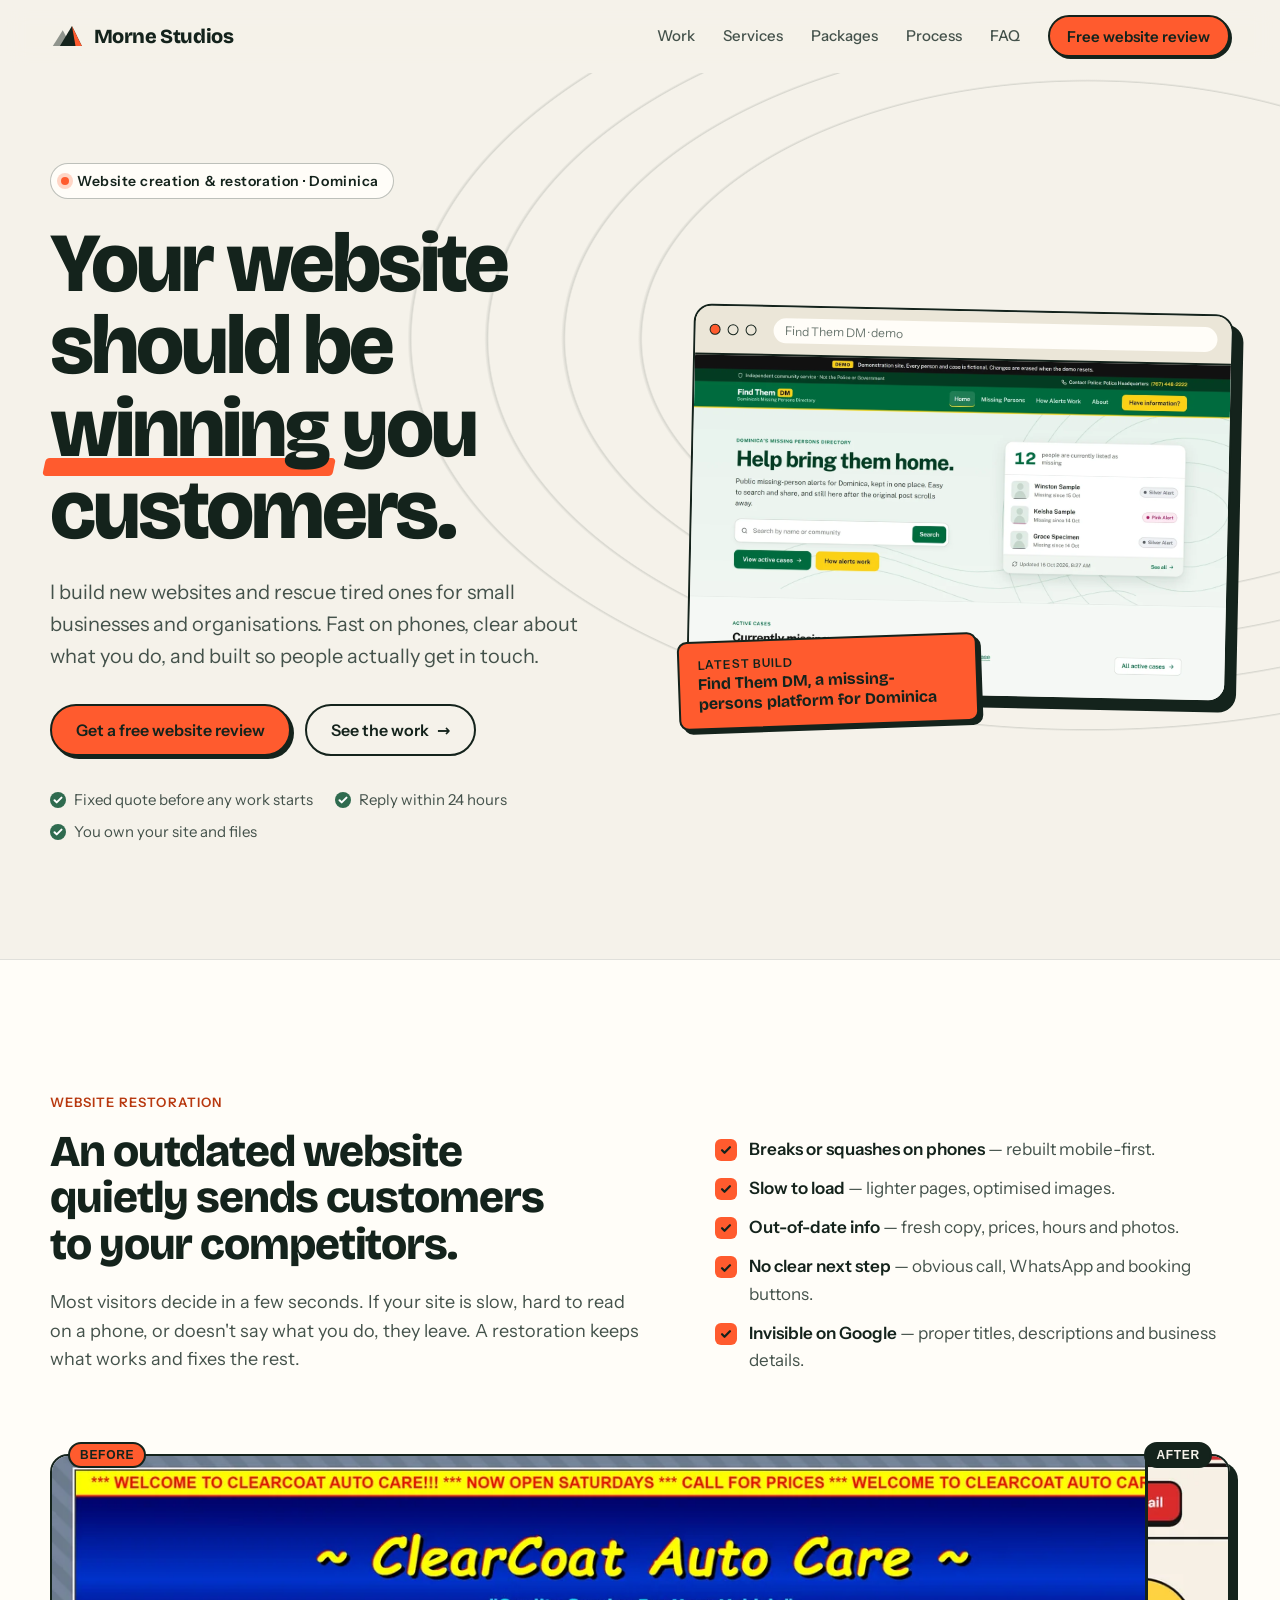
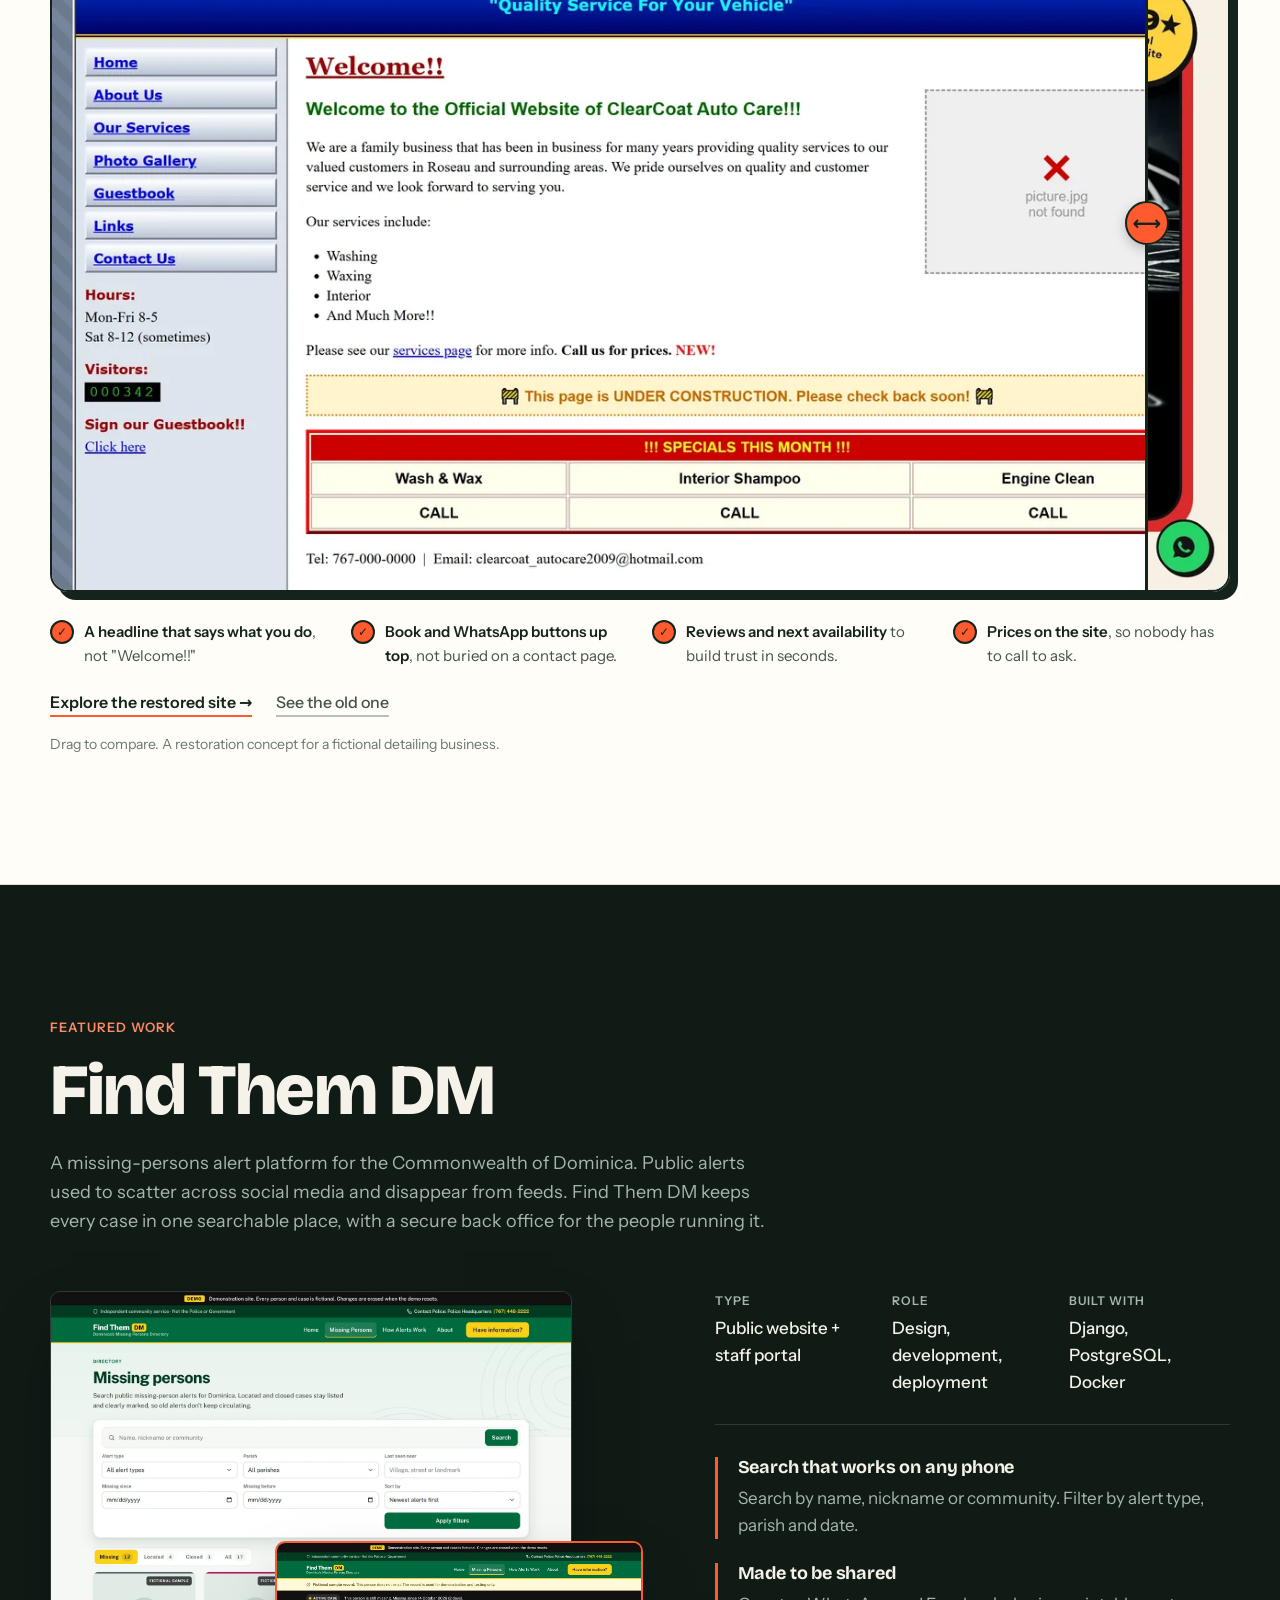
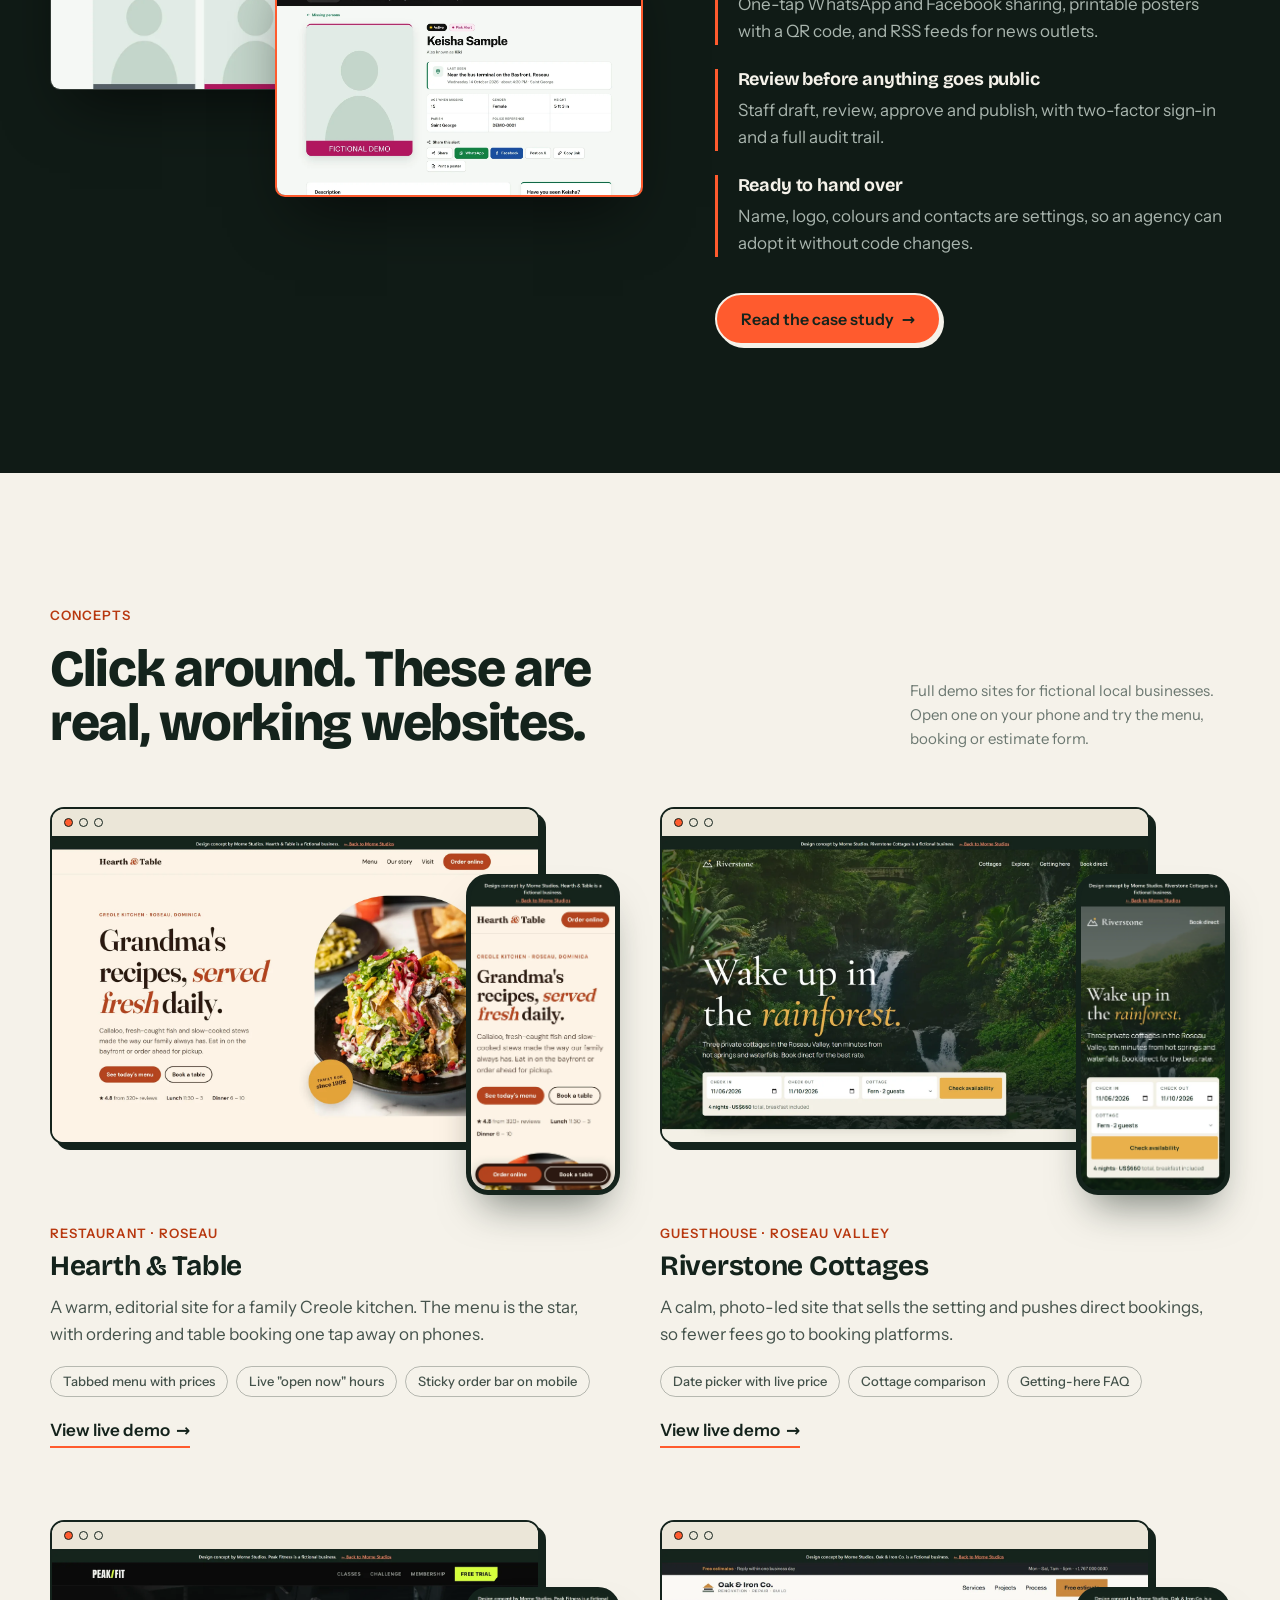
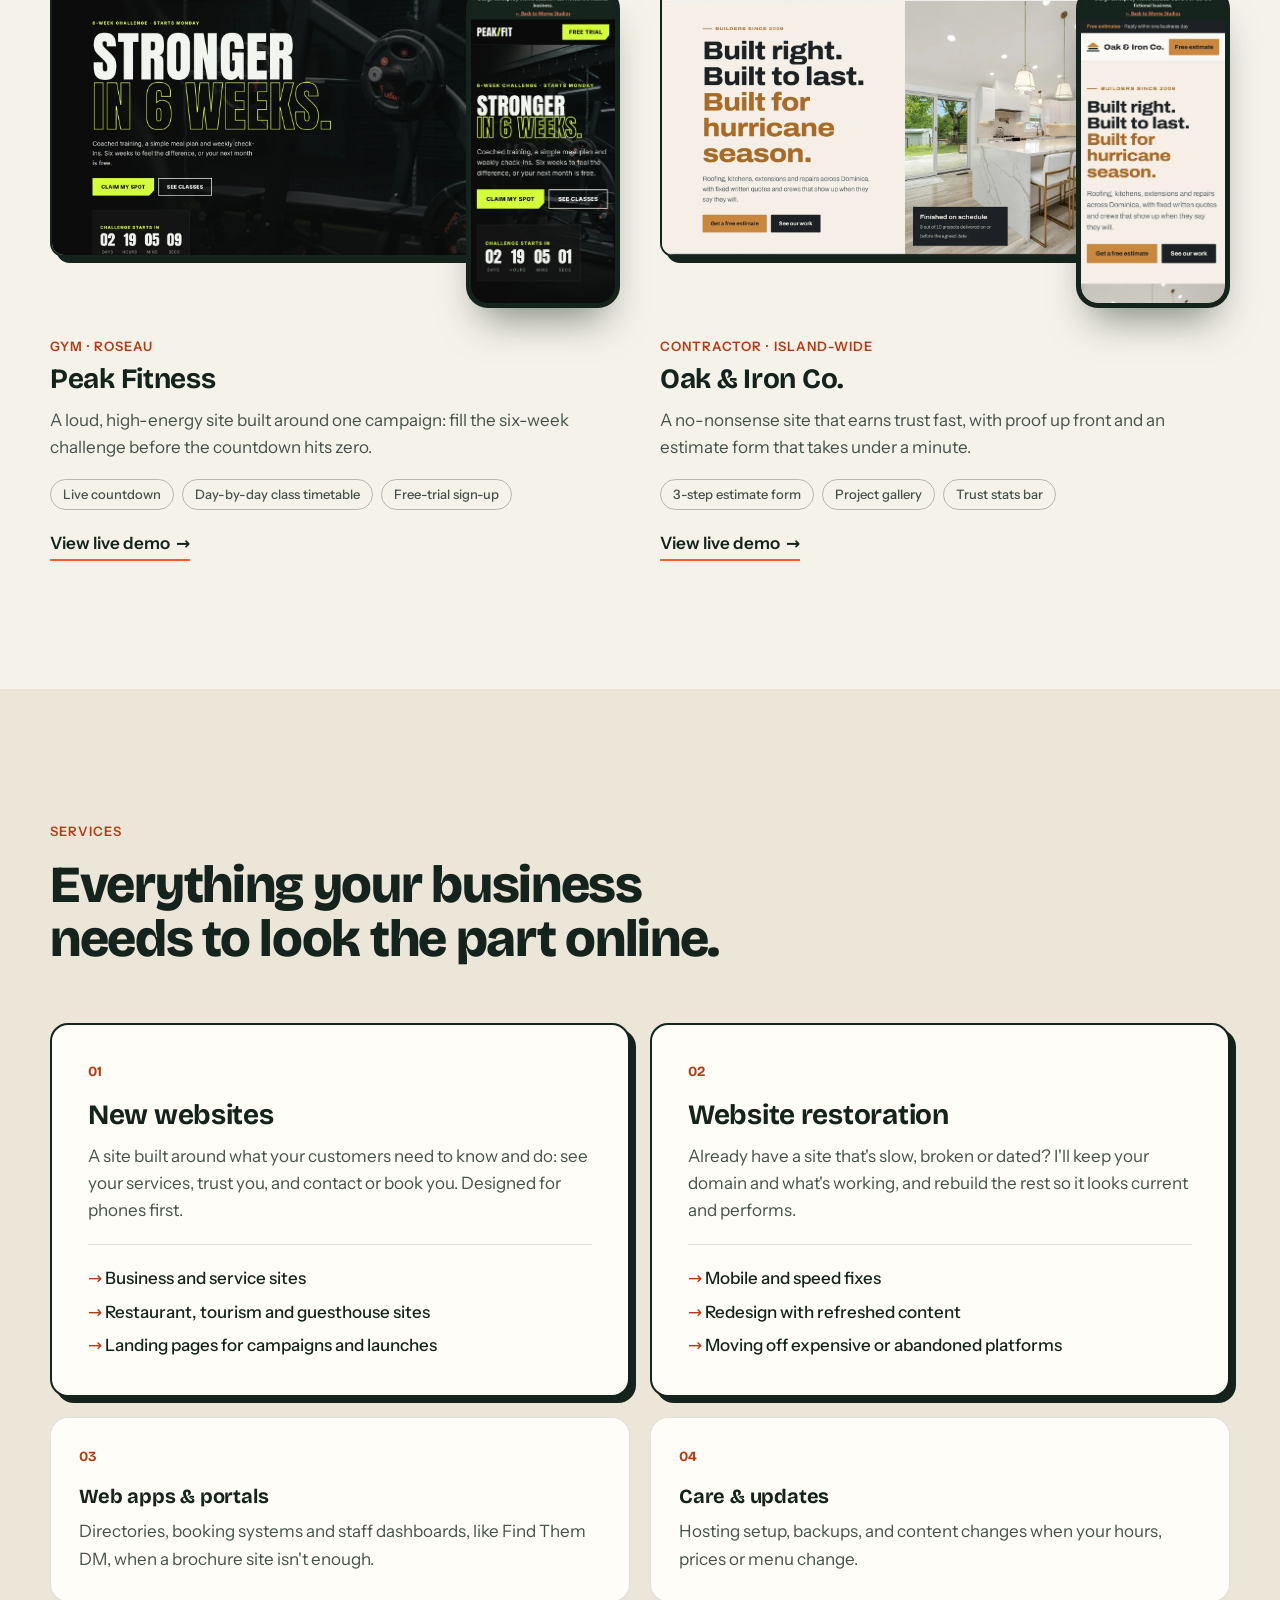
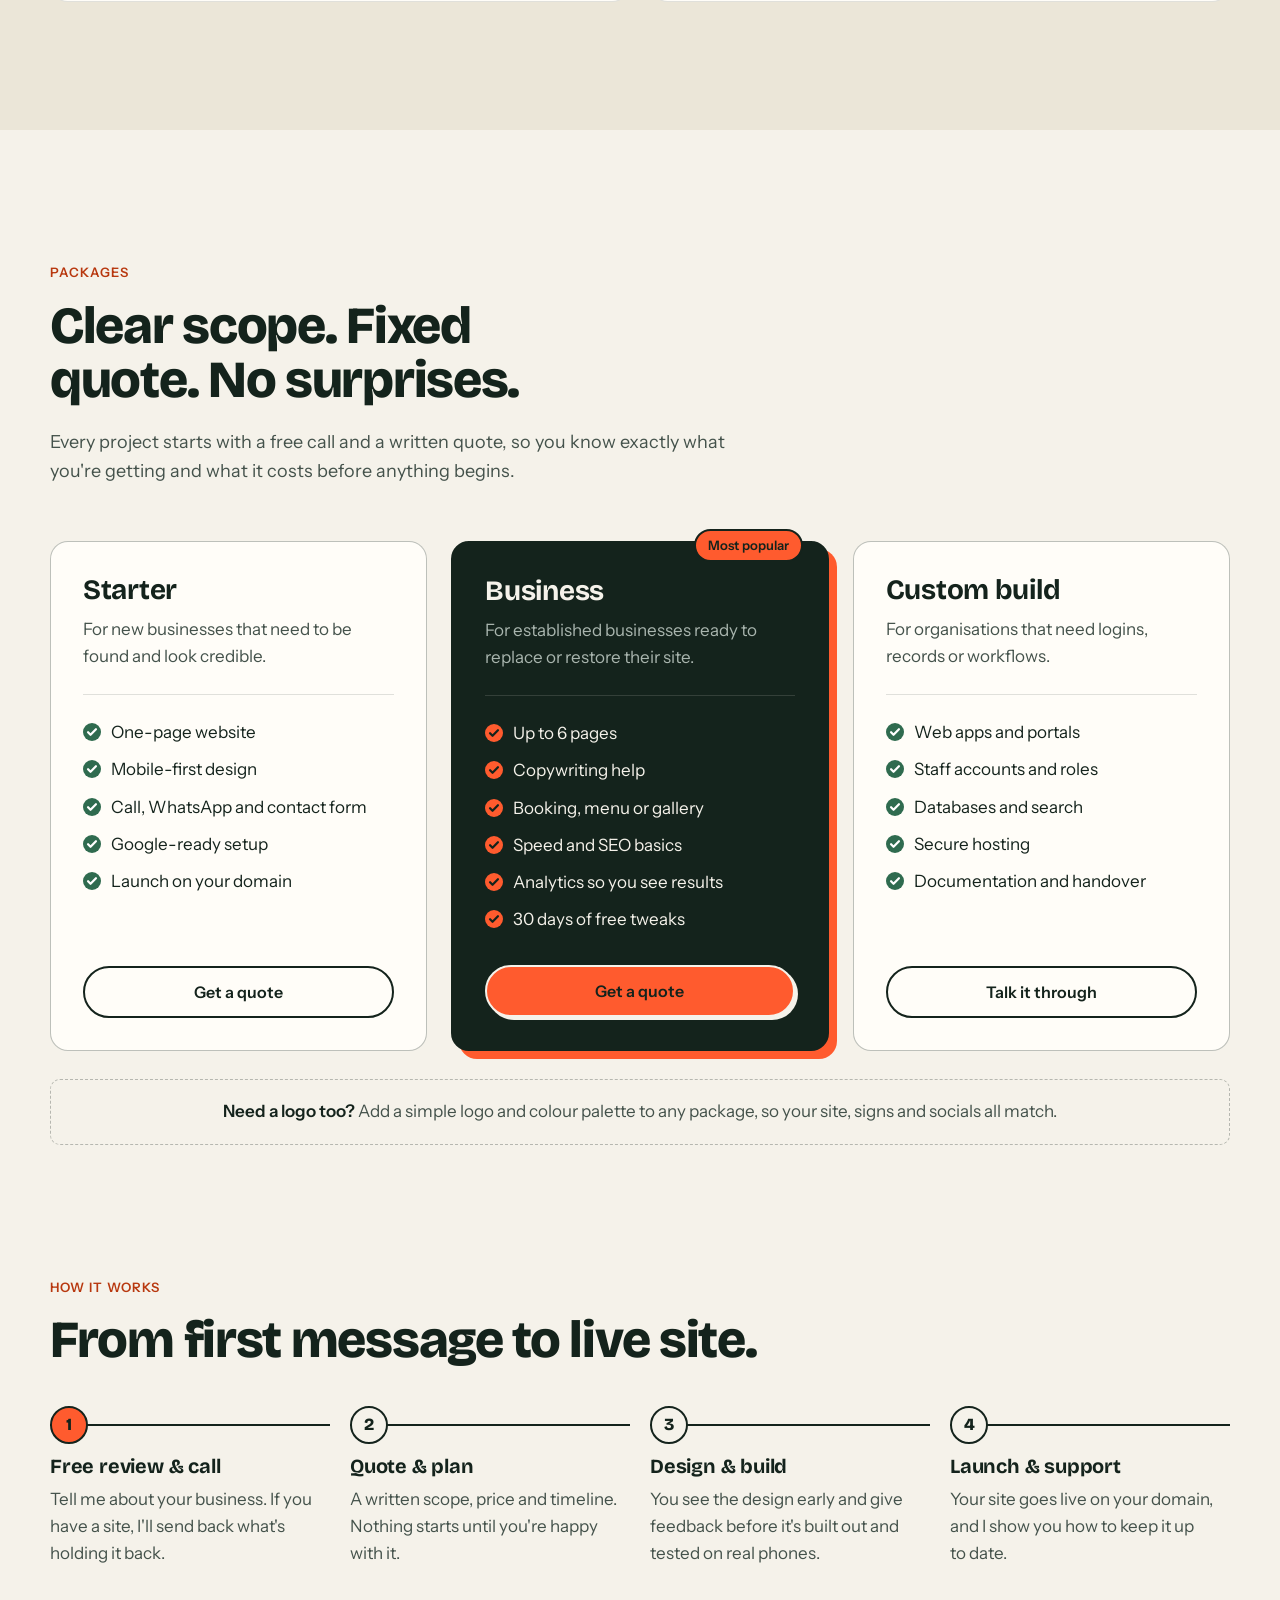
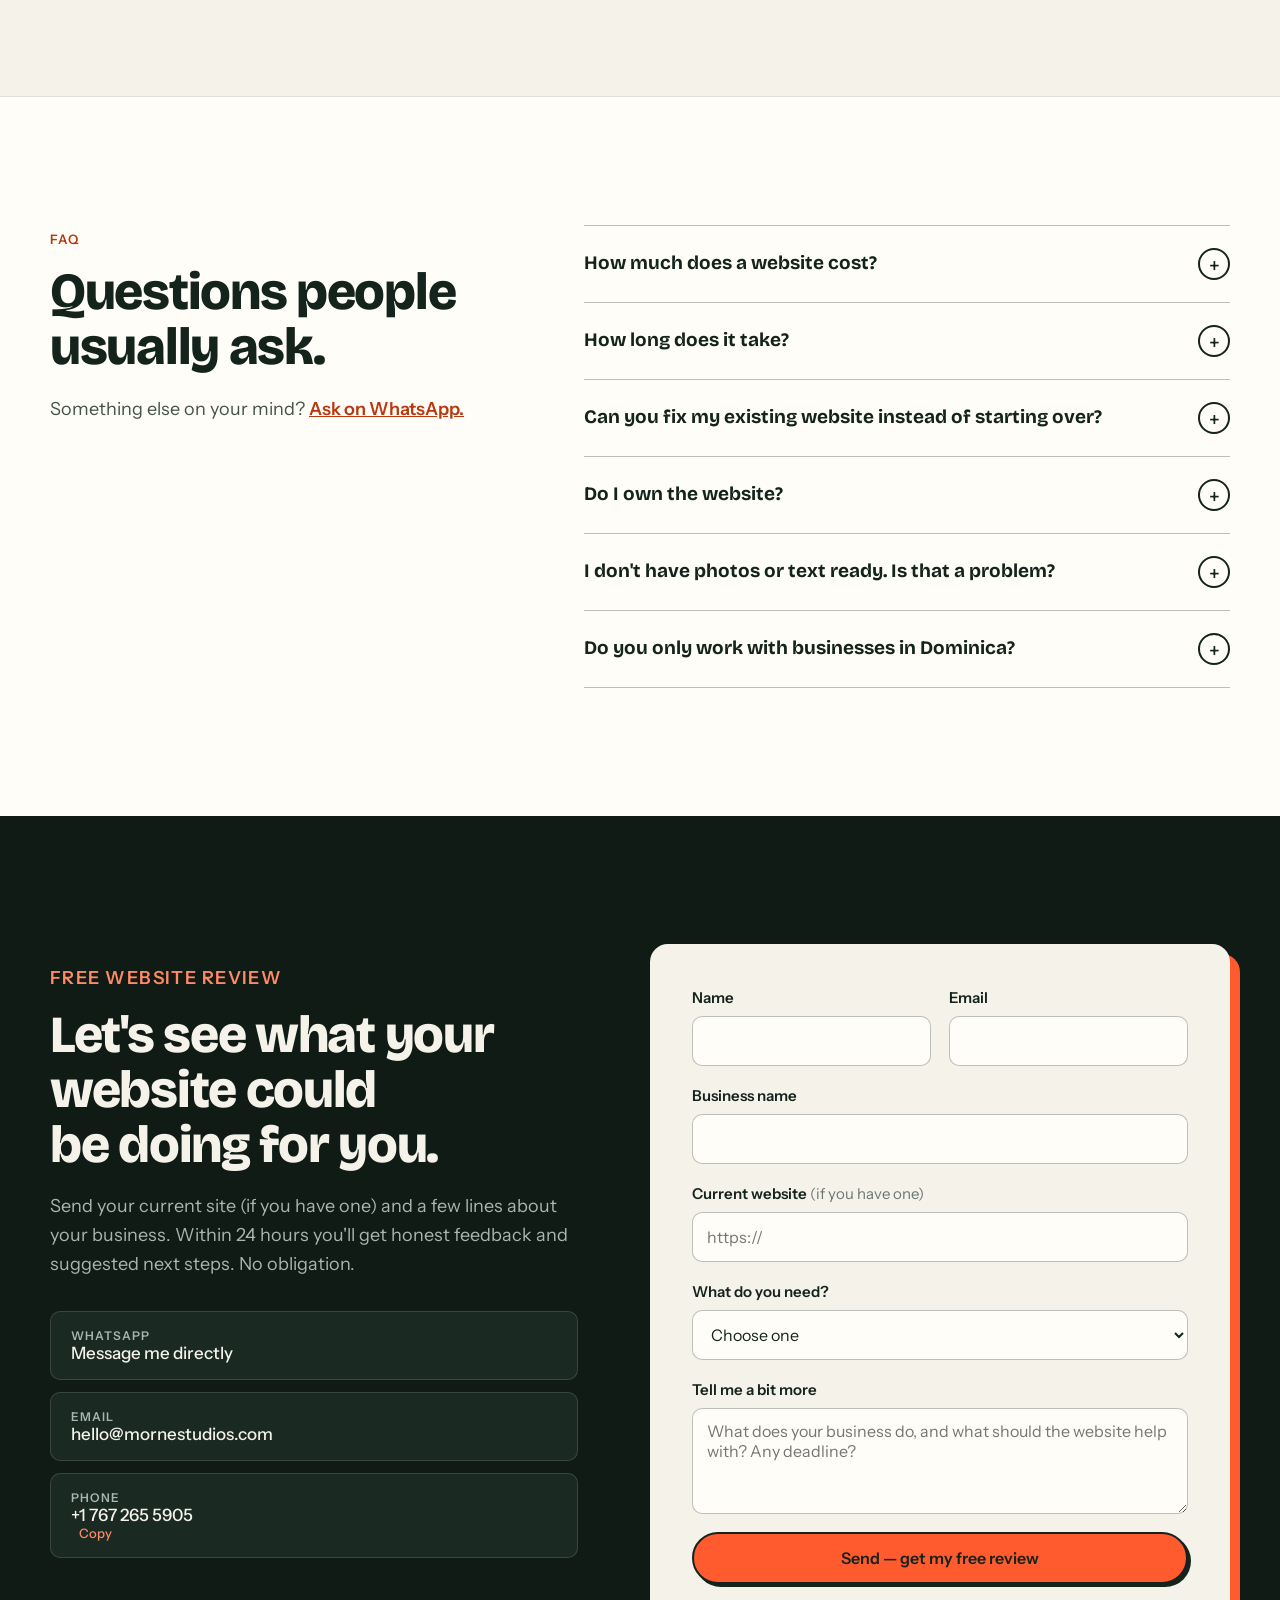
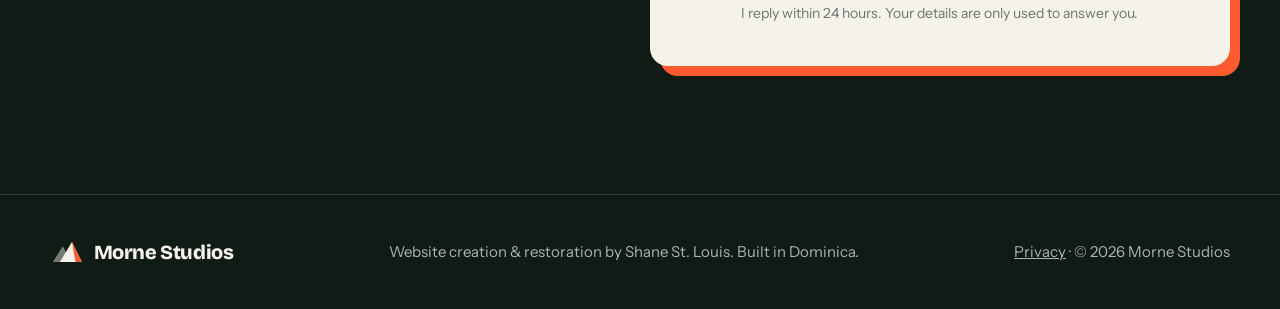
<file: index.html>
<!doctype html>
<html lang="en">
  <head>
    <meta charset="UTF-8" />
    <meta name="viewport" content="width=device-width, initial-scale=1.0" />
    <title>Morne Studios | Website Design & Restoration in Dominica</title>
    <meta
      name="description"
      content="Morne Studios builds new websites and restores outdated ones for small businesses and organisations in Dominica and beyond. Mobile-first, fast, and built to bring in customers."
    />
    <meta name="theme-color" content="#14231c" />
    <meta property="og:type" content="website" />
    <meta property="og:title" content="Morne Studios | Websites that win you customers" />
    <meta
      property="og:description"
      content="New websites and website restorations for small businesses in Dominica and beyond. Free website review, fixed quotes, mobile-first builds."
    />
    <meta property="og:url" content="https://mornestudios.com/" />
    <meta property="og:image" content="https://mornestudios.com/assets/og.jpg" />
    <meta name="twitter:image" content="https://mornestudios.com/assets/og.jpg" />
    <link rel="canonical" href="https://mornestudios.com/" />
    <meta name="twitter:card" content="summary_large_image" />
    <link rel="icon" type="image/svg+xml" href="favicon.svg" />
    <link rel="preload" href="assets/fonts/bricolage-grotesque-latin.woff2" as="font" type="font/woff2" crossorigin />
    <link rel="preload" href="assets/fonts/instrument-sans-latin.woff2" as="font" type="font/woff2" crossorigin />
    <script>
      document.documentElement.classList.add('js');
      window.dataLayer = window.dataLayer || [];
      function gtag(){dataLayer.push(arguments);}
      gtag('js', new Date());

      gtag('config', 'G-NQLCPDDV5N');

      // Load Google Analytics on the first scroll/tap, or 3s after load; events before then are queued
      (() => {
        let loaded = false;
        const loadGa = () => {
          if (loaded) return;
          loaded = true;
          const ga = document.createElement('script');
          ga.async = true;
          ga.src = 'https://www.googletagmanager.com/gtag/js?id=G-NQLCPDDV5N';
          document.head.appendChild(ga);
        };
        ['scroll', 'pointerdown', 'keydown', 'touchstart'].forEach((type) =>
          window.addEventListener(type, loadGa, { once: true, passive: true }),
        );
        window.addEventListener('load', () => setTimeout(loadGa, 3000));
      })();
    </script>
    <script type="application/ld+json">
      {
        "@context": "https://schema.org",
        "@type": "ProfessionalService",
        "name": "Morne Studios",
        "description": "Website creation and website restoration for small businesses and organisations.",
        "email": "hello@mornestudios.com",
        "telephone": "+1-767-265-5905",
        "areaServed": ["Dominica", "Caribbean"],
        "url": "https://mornestudios.com/",
        "image": "https://mornestudios.com/assets/og.jpg",
        "founder": { "@type": "Person", "name": "Shane St. Louis" }
      }
    </script>
    <link rel="stylesheet" href="styles.css" />
  </head>
  <body>
    <a class="skip-link" href="#main">Skip to content</a>

    <header class="site-header" data-header>
      <div class="wrap header-inner">
        <a class="brand" href="#top" aria-label="Morne Studios home">
          <svg class="brand-mark" viewBox="0 0 48 48" aria-hidden="true">
            <path d="M4 38L18 16L30 38H4Z" fill="currentColor" opacity=".45" />
            <path d="M14 38L31 10L45 38H14Z" fill="currentColor" />
            <path d="M31 10L36 38H45L31 10Z" fill="var(--accent)" />
          </svg>
          <span>Morne Studios</span>
        </a>

        <button class="nav-toggle" type="button" aria-expanded="false" aria-controls="mainNav">
          <span class="nav-toggle-bar"></span>
          <span class="nav-toggle-bar"></span>
          <span class="sr-only">Menu</span>
        </button>

        <nav class="nav" id="mainNav" aria-label="Main">
          <a href="#work">Work</a>
          <a href="#services">Services</a>
          <a href="#packages">Packages</a>
          <a href="#process">Process</a>
          <a href="#faq">FAQ</a>
          <a class="button button-small" href="#contact">Free website review</a>
        </nav>
      </div>
    </header>

    <main id="main">
      <!-- Hero -->
      <section class="hero" id="top">
        <div class="wrap hero-grid">
          <div class="hero-copy">
            <p class="kicker"><span class="dot"></span> Website creation &amp; restoration · Dominica</p>
            <h1>Your website should be <em>winning</em> you customers.</h1>
            <p class="lede">
              I build new websites and rescue tired ones for small businesses and organisations.
              Fast on phones, clear about what you do, and built so people actually get in touch.
            </p>
            <div class="hero-actions">
              <a class="button" href="#contact">Get a free website review</a>
              <a class="button button-ghost" href="#work">See the work <span aria-hidden="true">→</span></a>
            </div>
            <ul class="hero-points" aria-label="What you get">
              <li>Fixed quote before any work starts</li>
              <li>Reply within 24 hours</li>
              <li>You own your site and files</li>
            </ul>
          </div>

          <a class="hero-shot" href="work/findthemdm.html">
            <div class="browser">
              <div class="browser-bar">
                <span></span><span></span><span></span>
                <p>Find Them DM · demo</p>
              </div>
              <img
                src="assets/work/findthemdm/home-desktop-1x.webp"
                srcset="assets/work/findthemdm/home-desktop-1x.webp 1440w, assets/work/findthemdm/home-desktop.webp 2880w"
                sizes="(min-width: 1000px) 560px, 92vw"
                width="2880"
                height="1800"
                alt="Find Them DM homepage: a green and yellow directory of missing-person alerts for Dominica with a search bar and list of active cases"
              />
            </div>
            <span class="hero-tag">
              <small>Latest build</small>
              Find Them DM, a missing-persons platform for Dominica
            </span>
          </a>
        </div>
      </section>

      <!-- Problem / restoration -->
      <section class="section restore" id="restoration">
        <div class="wrap restore-grid">
          <div class="restore-intro">
            <p class="eyebrow">Website restoration</p>
            <h2>An outdated website quietly sends customers to your competitors.</h2>
            <p class="section-lede">
              Most visitors decide in a few seconds. If your site is slow, hard to read on a phone,
              or doesn't say what you do, they leave. A restoration keeps what works and fixes the rest.
            </p>
          </div>
          <ul class="checklist">
              <li><strong>Breaks or squashes on phones</strong> — rebuilt mobile-first.</li>
              <li><strong>Slow to load</strong> — lighter pages, optimised images.</li>
              <li><strong>Out-of-date info</strong> — fresh copy, prices, hours and photos.</li>
              <li><strong>No clear next step</strong> — obvious call, WhatsApp and booking buttons.</li>
              <li><strong>Invisible on Google</strong> — proper titles, descriptions and business details.</li>
          </ul>

          <figure class="compare" data-compare style="--pos: 0%">
            <div class="compare-stage">
              <div class="compare-pane compare-before">
                <img draggable="false" src="assets/work/restoration/before-1x.webp"
                srcset="assets/work/restoration/before-1x.webp 1280w, assets/work/restoration/before.webp 2560w"
                sizes="(min-width: 1240px) 1180px, 96vw" width="2560" height="1600" alt="The old ClearCoat Auto Care website: a scrolling yellow banner, Comic Sans header, broken image, 'call us for prices' and an under-construction notice" />
              </div>
              <div class="compare-pane compare-after">
                <img draggable="false" src="assets/work/restoration/after-1x.webp"
                srcset="assets/work/restoration/after-1x.webp 1280w, assets/work/restoration/after.webp 2560w"
                sizes="(min-width: 1240px) 1180px, 96vw" width="2560" height="1600" alt="The restored ClearCoat website: a dark modern page with the headline 'Showroom shine, at your door', Book online and WhatsApp buttons, a 4.9 star rating and a studio photo of a car being polished" />
              </div>
              <button class="compare-label compare-label-before" type="button" data-show="100" aria-pressed="false">Before</button>
              <button class="compare-label compare-label-after" type="button" data-show="0" aria-pressed="true">After</button>
              <div class="compare-handle" aria-hidden="true"></div>
              <div class="compare-knob" aria-hidden="true">⟷</div>
              <input
                class="compare-range"
                type="range"
                min="0"
                max="100"
                step="0.1"
                value="0"
                aria-label="Drag to compare the site before and after restoration"
              />
            </div>
            <figcaption>
              <ul class="compare-notes">
                <li><b>A headline that says what you do</b>, not "Welcome!!"</li>
                <li><b>Book and WhatsApp buttons up top</b>, not buried on a contact page.</li>
                <li><b>Reviews and next availability</b> to build trust in seconds.</li>
                <li><b>Prices on the site</b>, so nobody has to call to ask.</li>
              </ul>
              <p class="compare-links">
                <a href="concepts/clearcoat/index.html">Explore the restored site <span aria-hidden="true">→</span></a>
                <a href="concepts/clearcoat/before.html">See the old one</a>
              </p>
              <span>Drag to compare. A restoration concept for a fictional detailing business.</span>
            </figcaption>
          </figure>
        </div>
      </section>

      <!-- Featured work -->
      <section class="section work" id="work">
        <div class="wrap">
          <div class="section-head">
            <p class="eyebrow">Featured work</p>
            <h2>Find Them DM</h2>
            <p class="section-lede">
              A missing-persons alert platform for the Commonwealth of Dominica. Public alerts used to
              scatter across social media and disappear from feeds. Find Them DM keeps every case in one
              searchable place, with a secure back office for the people running it.
            </p>
          </div>

          <div class="case">
            <div class="case-shots">
              <figure class="case-shot case-shot-main">
                <img
                  src="assets/work/findthemdm/directory-desktop-1x.webp"
                srcset="assets/work/findthemdm/directory-desktop-1x.webp 1440w, assets/work/findthemdm/directory-desktop.webp 2880w"
                sizes="(min-width: 1000px) 560px, 92vw"
                  width="2880"
                  height="2200"
                  loading="lazy"
                  alt="Find Them DM directory page with search, filters by alert type and parish, and tabs for missing, located and closed cases"
                />
              </figure>
              <figure class="case-shot case-shot-float">
                <img
                  src="assets/work/findthemdm/case-desktop-1x.webp"
                srcset="assets/work/findthemdm/case-desktop-1x.webp 1440w, assets/work/findthemdm/case-desktop.webp 2880w"
                sizes="(min-width: 1000px) 400px, 62vw"
                  width="2880"
                  height="2000"
                  loading="lazy"
                  alt="A fictional sample case page showing last-seen location, details, and share buttons for WhatsApp, Facebook and X"
                />
              </figure>
            </div>

            <div class="case-detail">
              <dl class="case-facts">
                <div><dt>Type</dt><dd>Public website + staff portal</dd></div>
                <div><dt>Role</dt><dd>Design, development, deployment</dd></div>
                <div><dt>Built with</dt><dd>Django, PostgreSQL, Docker</dd></div>
              </dl>

              <ul class="feature-list">
                <li>
                  <h3>Search that works on any phone</h3>
                  <p>Search by name, nickname or community. Filter by alert type, parish and date.</p>
                </li>
                <li>
                  <h3>Made to be shared</h3>
                  <p>One-tap WhatsApp and Facebook sharing, printable posters with a QR code, and RSS feeds for news outlets.</p>
                </li>
                <li>
                  <h3>Review before anything goes public</h3>
                  <p>Staff draft, review, approve and publish, with two-factor sign-in and a full audit trail.</p>
                </li>
                <li>
                  <h3>Ready to hand over</h3>
                  <p>Name, logo, colours and contacts are settings, so an agency can adopt it without code changes.</p>
                </li>
              </ul>

              <a class="button" href="work/findthemdm.html">Read the case study <span aria-hidden="true">→</span></a>
            </div>
          </div>
        </div>
      </section>

      <!-- Concepts -->
      <section class="section concepts" id="concepts">
        <div class="wrap">
          <div class="section-head section-head-row">
            <div>
              <p class="eyebrow">Concepts</p>
              <h2>Click around. These are real, working websites.</h2>
            </div>
            <p class="section-note">
              Full demo sites for fictional local businesses. Open one on your phone and try the menu, booking or estimate form.
            </p>
          </div>

          <div class="concept-grid">
            <article class="concept">
              <a class="concept-media" href="concepts/hearth-table/index.html" aria-label="Open the Hearth &amp; Table live demo">
                <span class="concept-desktop">
                  <span class="concept-bar" aria-hidden="true"><i></i><i></i><i></i></span>
                  <img src="assets/work/concepts/hearth-table-desktop-1x.webp"
                srcset="assets/work/concepts/hearth-table-desktop-1x.webp 1440w, assets/work/concepts/hearth-table-desktop.webp 2880w"
                sizes="(min-width: 900px) 480px, 86vw" width="2880" height="1800" loading="lazy" alt="Hearth and Table restaurant homepage with a headline about grandma's recipes beside a plated salad" />
                </span>
                <span class="concept-phone">
                  <img src="assets/work/concepts/hearth-table-mobile-1x.webp"
                srcset="assets/work/concepts/hearth-table-mobile-1x.webp 585w, assets/work/concepts/hearth-table-mobile.webp 1170w"
                sizes="(min-width: 900px) 130px, 24vw" width="1170" height="2532" loading="lazy" alt="" />
                </span>
              </a>
              <div class="concept-body">
                <p class="concept-kind">Restaurant · Roseau</p>
                <h3>Hearth &amp; Table</h3>
                <p>A warm, editorial site for a family Creole kitchen. The menu is the star, with ordering and table booking one tap away on phones.</p>
                <ul class="concept-feats"><li>Tabbed menu with prices</li><li>Live "open now" hours</li><li>Sticky order bar on mobile</li></ul>
                <a class="concept-link" href="concepts/hearth-table/index.html">View live demo <span aria-hidden="true">→</span></a>
              </div>
            </article>

            <article class="concept">
              <a class="concept-media" href="concepts/riverstone/index.html" aria-label="Open the Riverstone Cottages live demo">
                <span class="concept-desktop">
                  <span class="concept-bar" aria-hidden="true"><i></i><i></i><i></i></span>
                  <img src="assets/work/concepts/riverstone-desktop-1x.webp"
                srcset="assets/work/concepts/riverstone-desktop-1x.webp 1440w, assets/work/concepts/riverstone-desktop.webp 2880w"
                sizes="(min-width: 900px) 480px, 86vw" width="2880" height="1800" loading="lazy" alt="Riverstone Cottages homepage with a rainforest waterfall photo and a booking bar" />
                </span>
                <span class="concept-phone">
                  <img src="assets/work/concepts/riverstone-mobile-1x.webp"
                srcset="assets/work/concepts/riverstone-mobile-1x.webp 585w, assets/work/concepts/riverstone-mobile.webp 1170w"
                sizes="(min-width: 900px) 130px, 24vw" width="1170" height="2532" loading="lazy" alt="" />
                </span>
              </a>
              <div class="concept-body">
                <p class="concept-kind">Guesthouse · Roseau Valley</p>
                <h3>Riverstone Cottages</h3>
                <p>A calm, photo-led site that sells the setting and pushes direct bookings, so fewer fees go to booking platforms.</p>
                <ul class="concept-feats"><li>Date picker with live price</li><li>Cottage comparison</li><li>Getting-here FAQ</li></ul>
                <a class="concept-link" href="concepts/riverstone/index.html">View live demo <span aria-hidden="true">→</span></a>
              </div>
            </article>

            <article class="concept">
              <a class="concept-media" href="concepts/peak-fitness/index.html" aria-label="Open the Peak Fitness live demo">
                <span class="concept-desktop">
                  <span class="concept-bar" aria-hidden="true"><i></i><i></i><i></i></span>
                  <img src="assets/work/concepts/peak-fitness-desktop-1x.webp"
                srcset="assets/work/concepts/peak-fitness-desktop-1x.webp 1440w, assets/work/concepts/peak-fitness-desktop.webp 2880w"
                sizes="(min-width: 900px) 480px, 86vw" width="2880" height="1800" loading="lazy" alt="Peak Fitness homepage with a bold headline reading Stronger in 6 weeks and a countdown timer" />
                </span>
                <span class="concept-phone">
                  <img src="assets/work/concepts/peak-fitness-mobile-1x.webp"
                srcset="assets/work/concepts/peak-fitness-mobile-1x.webp 585w, assets/work/concepts/peak-fitness-mobile.webp 1170w"
                sizes="(min-width: 900px) 130px, 24vw" width="1170" height="2532" loading="lazy" alt="" />
                </span>
              </a>
              <div class="concept-body">
                <p class="concept-kind">Gym · Roseau</p>
                <h3>Peak Fitness</h3>
                <p>A loud, high-energy site built around one campaign: fill the six-week challenge before the countdown hits zero.</p>
                <ul class="concept-feats"><li>Live countdown</li><li>Day-by-day class timetable</li><li>Free-trial sign-up</li></ul>
                <a class="concept-link" href="concepts/peak-fitness/index.html">View live demo <span aria-hidden="true">→</span></a>
              </div>
            </article>

            <article class="concept">
              <a class="concept-media" href="concepts/oak-iron/index.html" aria-label="Open the Oak &amp; Iron Co. live demo">
                <span class="concept-desktop">
                  <span class="concept-bar" aria-hidden="true"><i></i><i></i><i></i></span>
                  <img src="assets/work/concepts/oak-iron-desktop-1x.webp"
                srcset="assets/work/concepts/oak-iron-desktop-1x.webp 1440w, assets/work/concepts/oak-iron-desktop.webp 2880w"
                sizes="(min-width: 900px) 480px, 86vw" width="2880" height="1800" loading="lazy" alt="Oak and Iron Co. homepage with the headline Built right, built to last, beside a renovated kitchen" />
                </span>
                <span class="concept-phone">
                  <img src="assets/work/concepts/oak-iron-mobile-1x.webp"
                srcset="assets/work/concepts/oak-iron-mobile-1x.webp 585w, assets/work/concepts/oak-iron-mobile.webp 1170w"
                sizes="(min-width: 900px) 130px, 24vw" width="1170" height="2532" loading="lazy" alt="" />
                </span>
              </a>
              <div class="concept-body">
                <p class="concept-kind">Contractor · Island-wide</p>
                <h3>Oak &amp; Iron Co.</h3>
                <p>A no-nonsense site that earns trust fast, with proof up front and an estimate form that takes under a minute.</p>
                <ul class="concept-feats"><li>3-step estimate form</li><li>Project gallery</li><li>Trust stats bar</li></ul>
                <a class="concept-link" href="concepts/oak-iron/index.html">View live demo <span aria-hidden="true">→</span></a>
              </div>
            </article>
          </div>
        </div>
      </section>

      <!-- Services -->
      <section class="section services" id="services">
        <div class="wrap">
          <div class="section-head">
            <p class="eyebrow">Services</p>
            <h2>Everything your business needs to look the part online.</h2>
          </div>

          <div class="service-grid">
            <article class="service service-feature">
              <span class="service-num">01</span>
              <h3>New websites</h3>
              <p>
                A site built around what your customers need to know and do: see your services,
                trust you, and contact or book you. Designed for phones first.
              </p>
              <ul>
                <li>Business and service sites</li>
                <li>Restaurant, tourism and guesthouse sites</li>
                <li>Landing pages for campaigns and launches</li>
              </ul>
            </article>
            <article class="service service-feature">
              <span class="service-num">02</span>
              <h3>Website restoration</h3>
              <p>
                Already have a site that's slow, broken or dated? I'll keep your domain and what's working,
                and rebuild the rest so it looks current and performs.
              </p>
              <ul>
                <li>Mobile and speed fixes</li>
                <li>Redesign with refreshed content</li>
                <li>Moving off expensive or abandoned platforms</li>
              </ul>
            </article>
            <article class="service">
              <span class="service-num">03</span>
              <h3>Web apps &amp; portals</h3>
              <p>Directories, booking systems and staff dashboards, like Find Them DM, when a brochure site isn't enough.</p>
            </article>
            <article class="service">
              <span class="service-num">04</span>
              <h3>Care &amp; updates</h3>
              <p>Hosting setup, backups, and content changes when your hours, prices or menu change.</p>
            </article>
          </div>
        </div>
      </section>

      <!-- Packages -->
      <section class="section packages" id="packages">
        <div class="wrap">
          <div class="section-head">
            <p class="eyebrow">Packages</p>
            <h2>Clear scope. Fixed quote. No surprises.</h2>
            <p class="section-lede">
              Every project starts with a free call and a written quote, so you know exactly what you're getting
              and what it costs before anything begins.
            </p>
          </div>

          <div class="package-grid">
            <article class="package">
              <h3>Starter</h3>
              <p class="package-for">For new businesses that need to be found and look credible.</p>
              <ul>
                <li>One-page website</li>
                <li>Mobile-first design</li>
                <li>Call, WhatsApp and contact form</li>
                <li>Google-ready setup</li>
                <li>Launch on your domain</li>
              </ul>
              <a class="button button-ghost" href="#contact" data-package="Starter website">Get a quote</a>
            </article>

            <article class="package package-pop">
              <span class="package-badge">Most popular</span>
              <h3>Business</h3>
              <p class="package-for">For established businesses ready to replace or restore their site.</p>
              <ul>
                <li>Up to 6 pages</li>
                <li>Copywriting help</li>
                <li>Booking, menu or gallery</li>
                <li>Speed and SEO basics</li>
                <li>Analytics so you see results</li>
                <li>30 days of free tweaks</li>
              </ul>
              <a class="button" href="#contact" data-package="Business website">Get a quote</a>
            </article>

            <article class="package">
              <h3>Custom build</h3>
              <p class="package-for">For organisations that need logins, records or workflows.</p>
              <ul>
                <li>Web apps and portals</li>
                <li>Staff accounts and roles</li>
                <li>Databases and search</li>
                <li>Secure hosting</li>
                <li>Documentation and handover</li>
              </ul>
              <a class="button button-ghost" href="#contact" data-package="Custom build">Talk it through</a>
            </article>
          </div>
          <p class="package-addon">
            <b>Need a logo too?</b> Add a simple logo and colour palette to any package, so your site, signs and socials all match.
          </p>
        </div>
      </section>

      <!-- Process -->
      <section class="section process" id="process">
        <div class="wrap">
          <div class="section-head">
            <p class="eyebrow">How it works</p>
            <h2>From first message to live site.</h2>
          </div>

          <ol class="steps">
            <li>
              <span class="step-num">1</span>
              <h3>Free review &amp; call</h3>
              <p>Tell me about your business. If you have a site, I'll send back what's holding it back.</p>
            </li>
            <li>
              <span class="step-num">2</span>
              <h3>Quote &amp; plan</h3>
              <p>A written scope, price and timeline. Nothing starts until you're happy with it.</p>
            </li>
            <li>
              <span class="step-num">3</span>
              <h3>Design &amp; build</h3>
              <p>You see the design early and give feedback before it's built out and tested on real phones.</p>
            </li>
            <li>
              <span class="step-num">4</span>
              <h3>Launch &amp; support</h3>
              <p>Your site goes live on your domain, and I show you how to keep it up to date.</p>
            </li>
          </ol>
        </div>
      </section>

      <!-- FAQ -->
      <section class="section faq" id="faq">
        <div class="wrap faq-grid">
          <div class="section-head">
            <p class="eyebrow">FAQ</p>
            <h2>Questions people usually ask.</h2>
            <p class="section-lede">Something else on your mind? <a href="https://wa.me/17672655905?text=Hi%20Shane%2C%20I%27d%20like%20a%20free%20website%20review%20for%20my%20business." target="_blank" rel="noreferrer">Ask on WhatsApp.</a></p>
          </div>

          <div class="faq-list">
            <details>
              <summary>How much does a website cost?</summary>
              <p>It depends on the number of pages and features. After a short call you'll get a fixed written quote, and that's the price. No hourly billing surprises.</p>
            </details>
            <details>
              <summary>How long does it take?</summary>
              <p>A Starter site is usually ready in one to two weeks. Larger sites and restorations take longer, mostly depending on how quickly content and feedback come in. You'll get a timeline with your quote.</p>
            </details>
            <details>
              <summary>Can you fix my existing website instead of starting over?</summary>
              <p>Often, yes. That's what a restoration is. I'll review your current site first and tell you honestly whether a fix or a rebuild gives you more for your money.</p>
            </details>
            <details>
              <summary>Do I own the website?</summary>
              <p>Yes. Your domain, your content and your site files are yours. If you ever want to move on, you take everything with you.</p>
            </details>
            <details>
              <summary>I don't have photos or text ready. Is that a problem?</summary>
              <p>Not at all. I can help write your content and use quality stock photography until you have your own.</p>
            </details>
            <details>
              <summary>Do you only work with businesses in Dominica?</summary>
              <p>No. I'm based in Dominica, and I work with clients anywhere over email, WhatsApp and video calls.</p>
            </details>
          </div>
        </div>
      </section>

      <!-- Contact -->
      <section class="section contact" id="contact">
        <div class="wrap contact-grid">
          <div class="contact-copy">
            <p class="eyebrow">Free website review</p>
            <h2>Let's see what your website could be doing for you.</h2>
            <p>
              Send your current site (if you have one) and a few lines about your business.
              Within 24 hours you'll get honest feedback and suggested next steps. No obligation.
            </p>
            <ul class="contact-links">
              <li>
                <a href="https://wa.me/17672655905?text=Hi%20Shane%2C%20I%27d%20like%20a%20free%20website%20review%20for%20my%20business." target="_blank" rel="noreferrer">
                  <span class="contact-label">WhatsApp</span>
                  Message me directly
                </a>
              </li>
              <li>
                <a href="mailto:hello@mornestudios.com">
                  <span class="contact-label">Email</span>
                  hello@mornestudios.com
                </a>
              </li>
              <li>
                <button type="button" data-copy-phone>
                  <span class="contact-label">Phone</span>
                  +1 767 265 5905 <small data-copy-status>Copy</small>
                </button>
              </li>
            </ul>
          </div>

          <form
            class="contact-form"
            action="https://formsubmit.co/hello@mornestudios.com"
            method="POST"
            referrerpolicy="unsafe-url"
          >
            <input type="hidden" name="_subject" value="New project inquiry from Morne Studios" />
            <input type="hidden" name="_template" value="table" />
            <input type="hidden" name="_next" value="https://mornestudios.com/thanks.html?sent=1" />
            <input type="text" name="_honey" class="sr-only" tabindex="-1" autocomplete="off" aria-hidden="true" />

            <div class="field-row">
              <label>
                Name
                <input type="text" name="name" autocomplete="name" required />
              </label>
              <label>
                Email
                <input type="email" name="email" autocomplete="email" required />
              </label>
            </div>
            <label>
              Business name
              <input type="text" name="business" autocomplete="organization" />
            </label>
            <label>
              <span>Current website <span class="optional">(if you have one)</span></span>
              <input type="url" name="current_website" placeholder="https://" inputmode="url" />
            </label>
            <label>
              What do you need?
              <select name="project_type" required data-project-type>
                <option value="">Choose one</option>
                <option>New website</option>
                <option>Website restoration</option>
                <option>Starter website</option>
                <option>Business website</option>
                <option>Custom build</option>
                <option>Not sure yet</option>
              </select>
            </label>
            <label>
              Tell me a bit more
              <textarea name="message" rows="4" placeholder="What does your business do, and what should the website help with? Any deadline?" required></textarea>
            </label>
            <button class="button button-block" type="submit">Send — get my free review</button>
            <p class="form-note">I reply within 24 hours. Your details are only used to answer you.</p>
          </form>
        </div>
      </section>
    </main>

    <footer class="site-footer">
      <div class="wrap footer-inner">
        <a class="brand brand-footer" href="#top">
          <svg class="brand-mark" viewBox="0 0 48 48" aria-hidden="true">
            <path d="M4 38L18 16L30 38H4Z" fill="currentColor" opacity=".45" />
            <path d="M14 38L31 10L45 38H14Z" fill="currentColor" />
            <path d="M31 10L36 38H45L31 10Z" fill="var(--accent)" />
          </svg>
          <span>Morne Studios</span>
        </a>
        <p>Website creation &amp; restoration by Shane St. Louis. Built in Dominica.</p>
        <p class="footer-links"><a href="privacy.html">Privacy</a> · © <span data-year>2026</span> Morne Studios</p>
      </div>
    </footer>

    <a class="mobile-cta" href="#contact">Get a free website review</a>

    <script src="script.js"></script>
  </body>
</html>
</file>
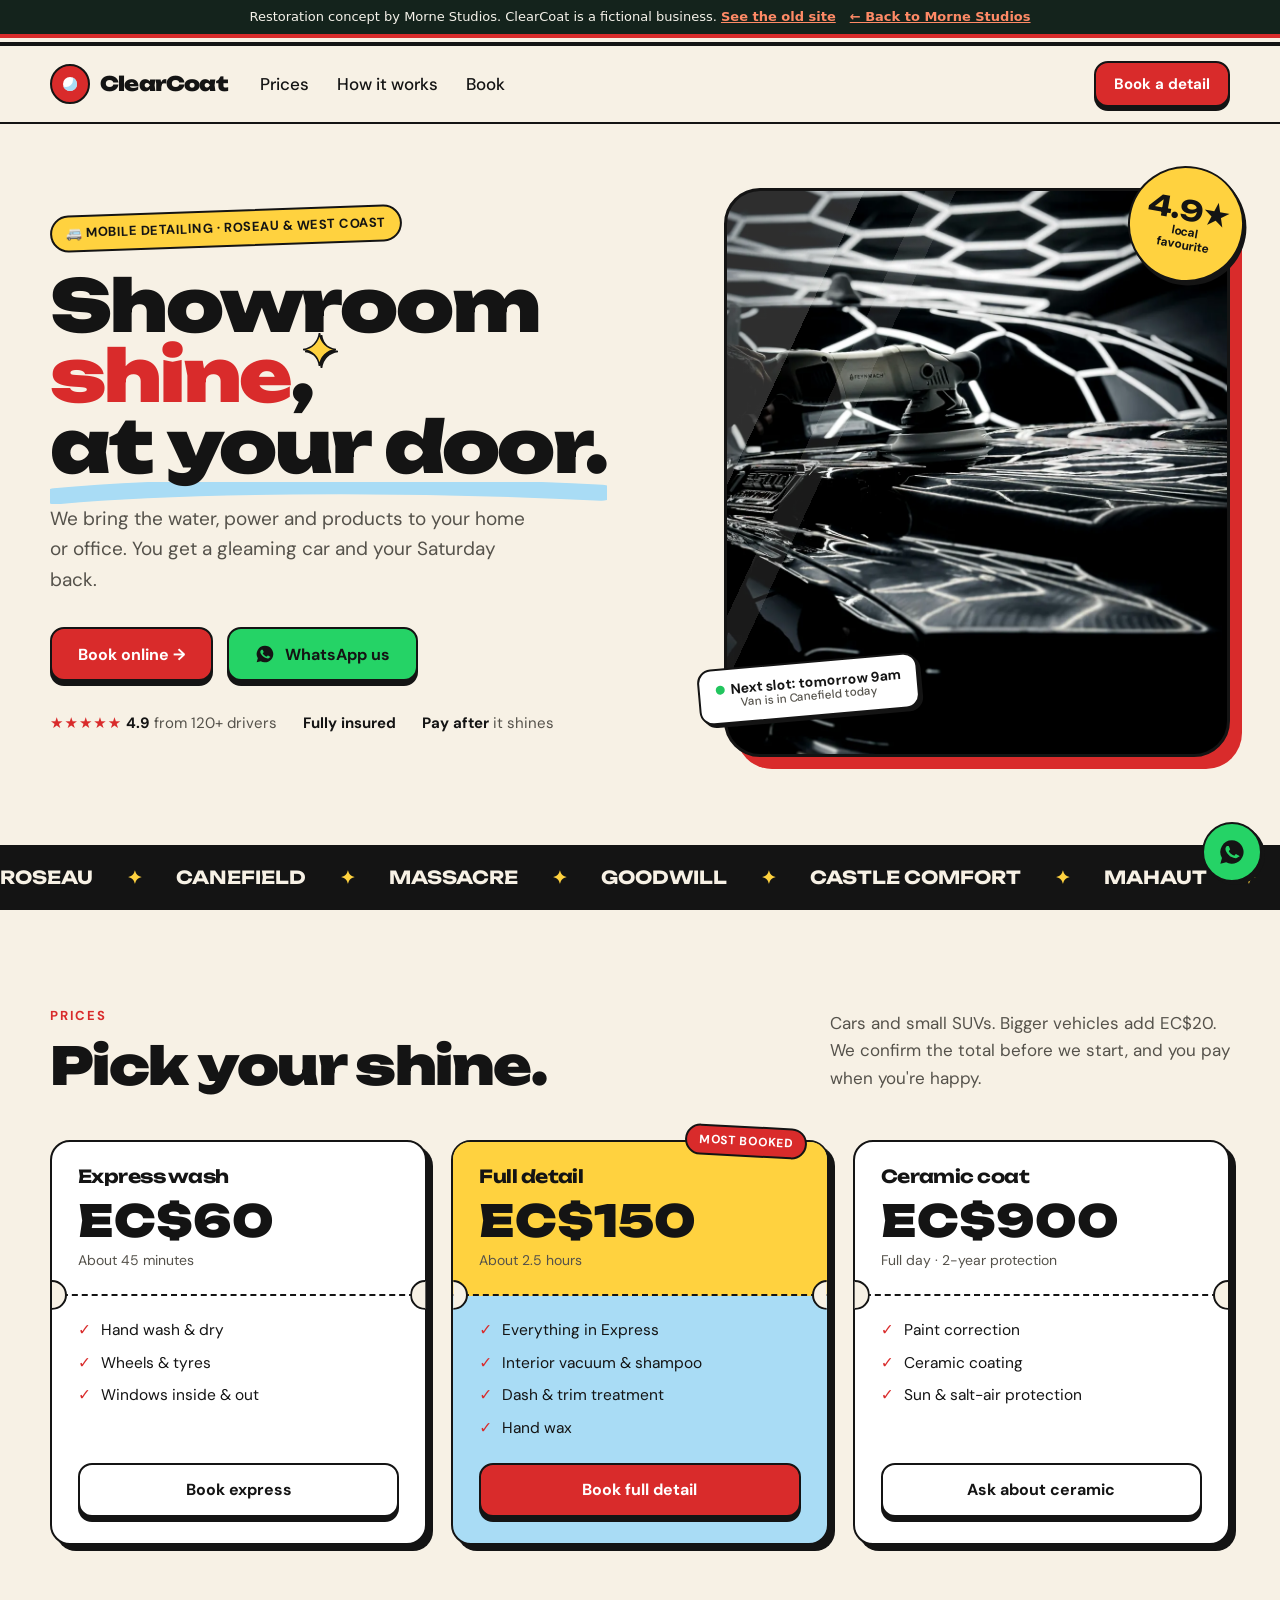
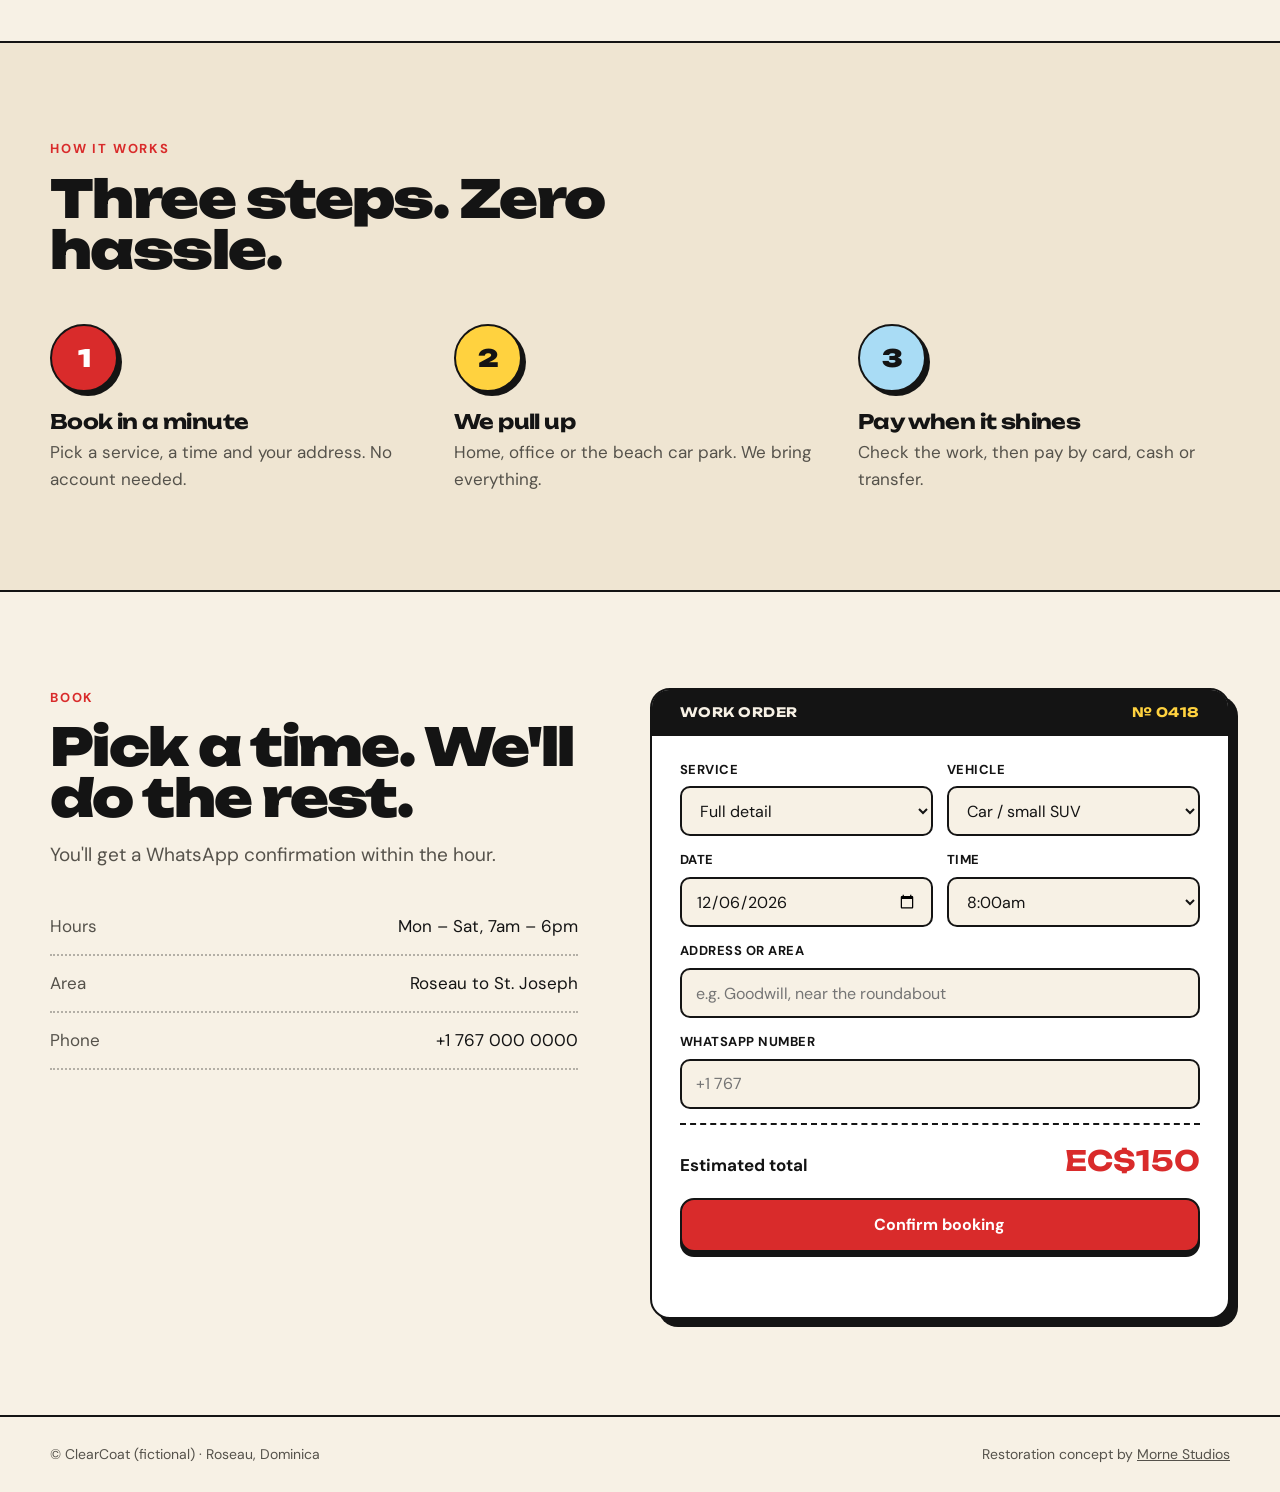
<file: concepts/clearcoat/index.html>
<!doctype html>
<html lang="en">
  <head>
    <meta charset="UTF-8" />
    <meta name="viewport" content="width=device-width, initial-scale=1.0" />
    <title>ClearCoat | Mobile Car Detailing, Roseau (Design Concept)</title>
    <meta name="description" content="A website restoration concept by Morne Studios for a fictional mobile car detailing business in Dominica." />
    <meta name="robots" content="noindex" />
    <link rel="preconnect" href="https://fonts.googleapis.com" />
    <link rel="preconnect" href="https://fonts.gstatic.com" crossorigin />
    <link href="https://fonts.googleapis.com/css2?family=Unbounded:wght@500;700;900&family=DM+Sans:wght@400;500;700&display=swap" rel="stylesheet" />
    <style>
      :root {
        --cream: #f7f1e5;
        --cream-2: #efe5d2;
        --ink: #141414;
        --ink-2: #55524b;
        --red: #d92b2b;
        --red-dark: #b01e1e;
        --sky: #a9dcf5;
        --sun: #ffd23f;
        --display: "Unbounded", "Arial Black", sans-serif;
        --sans: "DM Sans", system-ui, sans-serif;
      }
      * { box-sizing: border-box; }
      html { scroll-behavior: smooth; scroll-padding-top: 84px; }
      body { margin: 0; background: var(--cream); color: var(--ink); font: 400 1.0625rem/1.6 var(--sans); overflow-x: hidden; }
      img { display: block; max-width: 100%; height: auto; }
      a { color: inherit; }
      h1, h2, h3 { margin: 0; font-family: var(--display); font-weight: 900; line-height: .98; letter-spacing: -0.03em; }
      p { margin: 0; }
      .wrap { width: min(1180px, 100% - 32px); margin-inline: auto; }
      .concept-bar { display: flex; flex-wrap: wrap; justify-content: center; gap: 4px 14px; padding: 8px 16px; background: #14231c; color: #f5f2ea; font: 500 0.8125rem/1.4 system-ui, sans-serif; text-align: center; }
      .concept-bar a { color: #ff8a66; font-weight: 600; }
      .shot .concept-bar { display: none; }

      /* Racing stripes */
      .stripes { height: 12px; background: linear-gradient(var(--red) 0 4px, var(--cream) 4px 8px, var(--ink) 8px 12px); }

      .btn { display: inline-flex; align-items: center; justify-content: center; gap: 10px; min-height: 54px; padding: 0 26px; border: 2.5px solid var(--ink); border-radius: 14px; background: var(--red); color: #fff; font: 700 1rem var(--sans); text-decoration: none; cursor: pointer; box-shadow: 0 5px 0 var(--ink); transition: transform .12s, box-shadow .12s; }
      .btn:hover { transform: translateY(-2px); box-shadow: 0 7px 0 var(--ink); }
      .btn:active { transform: translateY(3px); box-shadow: 0 2px 0 var(--ink); }
      .btn-light { background: #fff; color: var(--ink); }
      .btn-wa { background: #25d366; color: var(--ink); }
      .btn svg { width: 20px; height: 20px; }

      header { position: sticky; top: 0; z-index: 20; background: var(--cream); border-bottom: 2.5px solid var(--ink); }
      .head { display: flex; align-items: center; gap: 32px; height: 76px; }
      .logo { display: flex; align-items: center; gap: 10px; font-family: var(--display); font-weight: 900; font-size: 1.25rem; letter-spacing: -0.04em; text-decoration: none; }
      .logo-badge { position: relative; display: grid; place-items: center; width: 40px; height: 40px; border: 2.5px solid var(--ink); border-radius: 50%; background: var(--red); }
      .logo-badge::before { content: ""; width: 14px; height: 14px; border-radius: 50%; background: #fff; box-shadow: inset -4px -4px 0 var(--sky); }
      nav { display: flex; gap: 28px; margin-right: auto; font-weight: 500; }
      nav a { text-decoration: none; }
      nav a:hover { color: var(--red); }
      .head .btn { min-height: 46px; padding: 0 18px; font-size: .9375rem; box-shadow: 0 4px 0 var(--ink); }
      @media (max-width: 860px) { nav { display: none; } .head { justify-content: space-between; } }

      /* Hero */
      .hero-grid { display: grid; gap: 48px; align-items: center; padding: 56px 0 80px; }
      @media (min-width: 960px) { .hero-grid { grid-template-columns: 1.1fr .9fr; gap: 56px; padding: 64px 0 88px; } }
      .tag { display: inline-flex; align-items: center; gap: 8px; padding: 6px 14px; border: 2px solid var(--ink); border-radius: 999px; background: var(--sun); font-size: .8125rem; font-weight: 700; letter-spacing: .04em; text-transform: uppercase; transform: rotate(-2deg); }
      .hero h1 { margin-top: 24px; font-size: clamp(2.75rem, 5.6vw, 4.6rem); }
      .shine { position: relative; color: var(--red); white-space: nowrap; }
      .spark { position: absolute; top: .02em; right: -.62em; width: .46em; height: .46em; color: var(--sun); filter: drop-shadow(2px 2px 0 var(--ink)); }
      .hero h1 .under { position: relative; white-space: nowrap; }
      .hero h1 .under svg { position: absolute; left: 0; right: 0; bottom: -.18em; width: 100%; height: .3em; color: var(--sky); z-index: -1; }
      .lead { max-width: 30rem; margin-top: 22px; font-size: 1.1875rem; color: var(--ink-2); }
      .hero-cta { display: flex; flex-wrap: wrap; gap: 14px; margin-top: 32px; }
      .proof { display: flex; flex-wrap: wrap; gap: 10px 26px; margin-top: 30px; font-size: .9375rem; color: var(--ink-2); }
      .proof b { color: var(--ink); }
      .stars { color: var(--red); letter-spacing: 1px; }

      .hero-media { position: relative; }
      .window { position: relative; overflow: hidden; aspect-ratio: 4/4.5; border: 3px solid var(--ink); border-radius: 36px; background: var(--ink); box-shadow: 12px 12px 0 var(--red); }
      .window img { width: 100%; height: 100%; object-fit: cover; object-position: 50% 30%; }
      .window::after { content: ""; position: absolute; inset: 0; background: linear-gradient(115deg, rgba(255,255,255,.18) 0 18%, transparent 18% 26%, rgba(255,255,255,.1) 26% 30%, transparent 30%); pointer-events: none; }
      .sticker { position: absolute; z-index: 2; display: grid; place-items: center; text-align: center; border: 2.5px solid var(--ink); font-weight: 700; line-height: 1.1; box-shadow: 3px 3px 0 var(--ink); }
      .sticker-rating { top: -22px; right: -14px; width: 116px; height: 116px; border-radius: 50%; background: var(--sun); transform: rotate(10deg); font-size: .75rem; }
      .sticker-rating b { display: block; font-family: var(--display); font-size: 1.75rem; }
      .sticker-van { left: -26px; bottom: 40px; padding: 12px 16px; border-radius: 14px; background: #fff; transform: rotate(-5deg); font-size: .875rem; text-align: left; }
      .sticker-van small { display: block; color: var(--ink-2); font-weight: 500; }
      .sticker-van i { display: inline-block; width: 9px; height: 9px; margin-right: 6px; border-radius: 50%; background: #22c55e; }
      @media (max-width: 960px) { .sticker-van { left: 10px; } .sticker-rating { right: 6px; } }
      @media (max-width: 600px) { .window { margin-right: 10px; box-shadow: 8px 8px 0 var(--red); } }

      /* Area ticker */
      .ticker { overflow: hidden; border-block: 2.5px solid var(--ink); background: var(--ink); color: var(--cream); }
      .ticker div { display: flex; gap: 34px; width: max-content; padding: 16px 0; font-family: var(--display); font-weight: 700; font-size: 1.125rem; text-transform: uppercase; animation: roll 30s linear infinite; }
      .ticker span::after { content: "✦"; margin-left: 34px; color: var(--sun); }
      @keyframes roll { to { transform: translateX(-50%); } }
      @media (prefers-reduced-motion: reduce) { .ticker div { animation: none; } }

      section { padding: 96px 0; }
      .sec-head { display: flex; flex-wrap: wrap; justify-content: space-between; align-items: end; gap: 20px; margin-bottom: 48px; }
      .sec-head h2 { max-width: 15ch; font-size: clamp(2rem, 4.4vw, 3.25rem); }
      .sec-head p { max-width: 25rem; color: var(--ink-2); }
      .kicker { display: block; margin-bottom: 14px; color: var(--red); font-size: .8125rem; font-weight: 700; letter-spacing: .14em; text-transform: uppercase; }

      /* Price tickets */
      .tickets { display: grid; gap: 24px; }
      @media (min-width: 900px) { .tickets { grid-template-columns: repeat(3, 1fr); } }
      .ticket { position: relative; display: flex; flex-direction: column; border: 2.5px solid var(--ink); border-radius: 20px; background: #fff; box-shadow: 6px 6px 0 var(--ink); }
      .ticket-top { padding: 26px 26px 22px; border-bottom: 2.5px dashed var(--ink); }
      .ticket::before, .ticket::after { content: ""; position: absolute; top: calc(var(--cut, 150px) - 14px); width: 26px; height: 26px; border: 2.5px solid var(--ink); border-radius: 50%; background: var(--cream); }
      .ticket::before { left: -15px; clip-path: inset(0 0 0 50%); }
      .ticket::after { right: -15px; clip-path: inset(0 50% 0 0); }
      .ticket h3 { font-size: 1.125rem; font-weight: 700; }
      .ticket .price { margin-top: 14px; font-family: var(--display); font-size: 2.75rem; font-weight: 900; line-height: 1; }
      .ticket .time { margin-top: 6px; font-size: .875rem; color: var(--ink-2); }
      .ticket ul { flex: 1; display: grid; gap: 8px; align-content: start; margin: 0; padding: 22px 26px; list-style: none; font-size: .9688rem; }
      .ticket li::before { content: "✓"; margin-right: 10px; color: var(--red); font-weight: 700; }
      .ticket .btn { margin: 0 26px 26px; }
      .ticket.hot { background: var(--sky); }
      .ticket.hot .ticket-top { background: var(--sun); border-radius: 17px 17px 0 0; }
      .badge { position: absolute; top: -16px; right: 20px; padding: 4px 12px; border: 2px solid var(--ink); border-radius: 999px; background: var(--red); color: #fff; font-size: .75rem; font-weight: 700; letter-spacing: .06em; text-transform: uppercase; transform: rotate(3deg); }

      /* How it works */
      .how { background: var(--cream-2); border-block: 2.5px solid var(--ink); }
      .steps { display: grid; gap: 32px; margin: 0; padding: 0; list-style: none; counter-reset: s; }
      @media (min-width: 900px) { .steps { grid-template-columns: repeat(3, 1fr); } }
      .steps li { counter-increment: s; }
      .steps li::before { content: counter(s); display: grid; place-items: center; width: 64px; height: 64px; margin-bottom: 20px; border: 2.5px solid var(--ink); border-radius: 50%; background: var(--red); color: #fff; font: 900 1.5rem var(--display); box-shadow: 4px 4px 0 var(--ink); }
      .steps li:nth-child(2)::before { background: var(--sun); color: var(--ink); }
      .steps li:nth-child(3)::before { background: var(--sky); color: var(--ink); }
      .steps h3 { font-size: 1.25rem; font-weight: 700; }
      .steps p { margin-top: 8px; color: var(--ink-2); }

      /* Booking work order */
      .book-grid { display: grid; gap: 48px; align-items: start; }
      @media (min-width: 960px) { .book-grid { grid-template-columns: 1fr 1.1fr; gap: 72px; } }
      .book-grid h2 { font-size: clamp(2rem, 4.4vw, 3.25rem); }
      .book-grid .lead { margin-top: 16px; }
      .facts { display: grid; margin: 28px 0 0; padding: 0; list-style: none; }
      .facts li { display: flex; justify-content: space-between; gap: 16px; padding: 14px 0; border-bottom: 2px dotted rgba(20,20,20,.3); }
      .facts span { color: var(--ink-2); }
      .order { padding: 28px; border: 2.5px solid var(--ink); border-radius: 20px; background: #fff; box-shadow: 8px 8px 0 var(--ink); }
      .order-head { display: flex; justify-content: space-between; align-items: center; margin: -28px -28px 24px; padding: 14px 28px; border-bottom: 2.5px solid var(--ink); border-radius: 17px 17px 0 0; background: var(--ink); color: var(--cream); font: 700 .8125rem var(--display); letter-spacing: .04em; text-transform: uppercase; }
      .order-head span { color: var(--sun); }
      form { display: grid; gap: 14px; }
      .row { display: grid; gap: 14px; }
      @media (min-width: 560px) { .row { grid-template-columns: 1fr 1fr; } }
      label { display: grid; gap: 6px; font-size: .8125rem; font-weight: 700; letter-spacing: .04em; text-transform: uppercase; }
      input, select { min-height: 50px; padding: 0 14px; border: 2px solid var(--ink); border-radius: 10px; background: var(--cream); color: var(--ink); font: 400 1rem var(--sans); }
      input:focus, select:focus { outline: 3px solid var(--sun); outline-offset: 1px; }
      .total { display: flex; justify-content: space-between; align-items: baseline; padding-top: 14px; border-top: 2.5px dashed var(--ink); font-weight: 700; }
      .total b { font-family: var(--display); font-size: 1.75rem; color: var(--red); }
      .msg { min-height: 1.4em; color: #15803d; font-weight: 700; }

      footer { padding: 26px 0 100px; border-top: 2.5px solid var(--ink); font-size: .875rem; color: var(--ink-2); }
      @media (min-width: 760px) { footer { padding-bottom: 26px; } }
      footer .wrap { display: flex; flex-wrap: wrap; justify-content: space-between; gap: 10px; }

      .wa-float { position: fixed; right: 18px; bottom: 18px; z-index: 30; display: grid; place-items: center; width: 60px; height: 60px; border: 2.5px solid var(--ink); border-radius: 50%; background: #25d366; box-shadow: 3px 3px 0 var(--ink); }
      .wa-float svg { width: 28px; height: 28px; }
    </style>
  </head>
  <body>
    <script>if (location.search.includes("shot")) document.documentElement.classList.add("shot");</script>
    <div class="concept-bar">
      <span>Restoration concept by Morne Studios. ClearCoat is a fictional business. <a href="before.html">See the old site</a></span>
      <a href="../../index.html#restoration">← Back to Morne Studios</a>
    </div>

    <div class="stripes" aria-hidden="true"></div>
    <header>
      <div class="wrap head">
        <a class="logo" href="#"><span class="logo-badge" aria-hidden="true"></span>ClearCoat</a>
        <nav>
          <a href="#prices">Prices</a>
          <a href="#how">How it works</a>
          <a href="#book">Book</a>
        </nav>
        <a class="btn" href="#book">Book a detail</a>
      </div>
    </header>

    <main>
      <div class="wrap hero-grid">
        <div class="hero">
          <span class="tag">🚐 Mobile detailing · Roseau &amp; west coast</span>
          <h1>
            Showroom
            <span class="shine">shine<svg class="spark" viewBox="0 0 24 24" fill="currentColor" aria-hidden="true"><path d="M12 0c.8 6.6 5.4 11.2 12 12-6.6.8-11.2 5.4-12 12-.8-6.6-5.4-11.2-12-12C6.6 11.2 11.2 6.6 12 0Z" stroke="#141414" stroke-width="1.2"/></svg></span>,
            <span class="under">at your door.<svg viewBox="0 0 200 12" preserveAspectRatio="none" aria-hidden="true"><path d="M2 8c40-6 120-8 196-2" fill="none" stroke="currentColor" stroke-width="9" stroke-linecap="round"/></svg></span>
          </h1>
          <p class="lead">We bring the water, power and products to your home or office. You get a gleaming car and your Saturday back.</p>
          <div class="hero-cta">
            <a class="btn" href="#book">Book online →</a>
            <a class="btn btn-wa" href="#book">
              <svg viewBox="0 0 24 24" fill="currentColor" aria-hidden="true"><path d="M12 2a10 10 0 0 0-8.6 15.1L2 22l5-1.3A10 10 0 1 0 12 2Zm5.3 14.1c-.2.6-1.3 1.2-1.8 1.2-.5.1-1 .2-3.3-.7-2.8-1.1-4.6-4-4.7-4.2-.1-.2-1.1-1.5-1.1-2.9s.7-2.1 1-2.4c.3-.3.6-.3.8-.3h.6c.2 0 .4 0 .6.5l.9 2.1c.1.2.1.4 0 .5l-.4.6-.4.4c-.1.1-.3.3-.1.6.2.3.8 1.3 1.7 2.1 1.2 1 2.2 1.4 2.5 1.5.3.1.5.1.6-.1l.9-1c.2-.3.4-.2.6-.1l2 1c.3.1.5.2.5.3.1.1.1.7-.1 1.3Z"/></svg>
              WhatsApp us
            </a>
          </div>
          <div class="proof">
            <span><span class="stars">★★★★★</span> <b>4.9</b> from 120+ drivers</span>
            <span><b>Fully insured</b></span>
            <span><b>Pay after</b> it shines</span>
          </div>
        </div>

        <div class="hero-media">
          <div class="window">
            <img src="../../assets/work/restoration/clearcoat.webp" alt="A detailer machine-polishing a black car under hexagon studio lights" width="675" height="900" />
          </div>
          <div class="sticker sticker-rating"><div><b>4.9★</b>local<br />favourite</div></div>
          <div class="sticker sticker-van"><span><i></i>Next slot: tomorrow 9am</span><small>Van is in Canefield today</small></div>
        </div>
      </div>

      <div class="ticker" aria-hidden="true">
        <div>
          <span>Roseau</span><span>Canefield</span><span>Massacre</span><span>Goodwill</span><span>Castle Comfort</span><span>Mahaut</span><span>St. Joseph</span>
          <span>Roseau</span><span>Canefield</span><span>Massacre</span><span>Goodwill</span><span>Castle Comfort</span><span>Mahaut</span><span>St. Joseph</span>
        </div>
      </div>

      <section id="prices">
        <div class="wrap">
          <div class="sec-head">
            <div><span class="kicker">Prices</span><h2>Pick your shine.</h2></div>
            <p>Cars and small SUVs. Bigger vehicles add EC$20. We confirm the total before we start, and you pay when you're happy.</p>
          </div>
          <div class="tickets">
            <article class="ticket" style="--cut: 152px">
              <div class="ticket-top">
                <h3>Express wash</h3>
                <p class="price">EC$60</p>
                <p class="time">About 45 minutes</p>
              </div>
              <ul><li>Hand wash &amp; dry</li><li>Wheels &amp; tyres</li><li>Windows inside &amp; out</li></ul>
              <a class="btn btn-light" href="#book">Book express</a>
            </article>
            <article class="ticket hot" style="--cut: 152px">
              <span class="badge">Most booked</span>
              <div class="ticket-top">
                <h3>Full detail</h3>
                <p class="price">EC$150</p>
                <p class="time">About 2.5 hours</p>
              </div>
              <ul><li>Everything in Express</li><li>Interior vacuum &amp; shampoo</li><li>Dash &amp; trim treatment</li><li>Hand wax</li></ul>
              <a class="btn" href="#book">Book full detail</a>
            </article>
            <article class="ticket" style="--cut: 152px">
              <div class="ticket-top">
                <h3>Ceramic coat</h3>
                <p class="price">EC$900</p>
                <p class="time">Full day · 2-year protection</p>
              </div>
              <ul><li>Paint correction</li><li>Ceramic coating</li><li>Sun &amp; salt-air protection</li></ul>
              <a class="btn btn-light" href="#book">Ask about ceramic</a>
            </article>
          </div>
        </div>
      </section>

      <section class="how" id="how">
        <div class="wrap">
          <div class="sec-head"><div><span class="kicker">How it works</span><h2>Three steps. Zero hassle.</h2></div></div>
          <ol class="steps">
            <li><h3>Book in a minute</h3><p>Pick a service, a time and your address. No account needed.</p></li>
            <li><h3>We pull up</h3><p>Home, office or the beach car park. We bring everything.</p></li>
            <li><h3>Pay when it shines</h3><p>Check the work, then pay by card, cash or transfer.</p></li>
          </ol>
        </div>
      </section>

      <section id="book">
        <div class="wrap book-grid">
          <div>
            <span class="kicker">Book</span>
            <h2>Pick a time. We'll do the rest.</h2>
            <p class="lead">You'll get a WhatsApp confirmation within the hour.</p>
            <ul class="facts">
              <li><span>Hours</span>Mon – Sat, 7am – 6pm</li>
              <li><span>Area</span>Roseau to St. Joseph</li>
              <li><span>Phone</span>+1 767 000 0000</li>
            </ul>
          </div>
          <div class="order">
            <div class="order-head">Work order <span>№ 0418</span></div>
            <form data-book>
              <div class="row">
                <label>Service
                  <select data-service>
                    <option value="60">Express wash</option>
                    <option value="150" selected>Full detail</option>
                    <option value="900">Ceramic coat</option>
                  </select>
                </label>
                <label>Vehicle
                  <select data-size>
                    <option value="0">Car / small SUV</option>
                    <option value="20">Large SUV / pickup</option>
                  </select>
                </label>
              </div>
              <div class="row">
                <label>Date<input type="date" data-date required /></label>
                <label>Time
                  <select><option>8:00am</option><option>10:00am</option><option>1:00pm</option><option>3:00pm</option></select>
                </label>
              </div>
              <label>Address or area<input type="text" placeholder="e.g. Goodwill, near the roundabout" required /></label>
              <label>WhatsApp number<input type="tel" placeholder="+1 767" required /></label>
              <div class="total"><span>Estimated total</span><b data-total>EC$150</b></div>
              <button class="btn" type="submit">Confirm booking</button>
              <p class="msg" data-msg aria-live="polite"></p>
            </form>
          </div>
        </div>
      </section>
    </main>

    <footer>
      <div class="wrap">
        <span>© ClearCoat (fictional) · Roseau, Dominica</span>
        <span>Restoration concept by <a href="../../index.html">Morne Studios</a></span>
      </div>
    </footer>

    <a class="wa-float" href="#book" aria-label="Chat on WhatsApp">
      <svg viewBox="0 0 24 24" fill="#141414" aria-hidden="true"><path d="M12 2a10 10 0 0 0-8.6 15.1L2 22l5-1.3A10 10 0 1 0 12 2Zm5.3 14.1c-.2.6-1.3 1.2-1.8 1.2-.5.1-1 .2-3.3-.7-2.8-1.1-4.6-4-4.7-4.2-.1-.2-1.1-1.5-1.1-2.9s.7-2.1 1-2.4c.3-.3.6-.3.8-.3h.6c.2 0 .4 0 .6.5l.9 2.1c.1.2.1.4 0 .5l-.4.6-.4.4c-.1.1-.3.3-.1.6.2.3.8 1.3 1.7 2.1 1.2 1 2.2 1.4 2.5 1.5.3.1.5.1.6-.1l.9-1c.2-.3.4-.2.6-.1l2 1c.3.1.5.2.5.3.1.1.1.7-.1 1.3Z"/></svg>
    </a>

    <script>
      const service = document.querySelector("[data-service]");
      const size = document.querySelector("[data-size]");
      const total = document.querySelector("[data-total]");
      const date = document.querySelector("[data-date]");
      const tomorrow = new Date();
      tomorrow.setDate(tomorrow.getDate() + 1);
      date.value = date.min = tomorrow.toISOString().slice(0, 10);
      const update = () => (total.textContent = `EC$${Number(service.value) + Number(size.value)}`);
      [service, size].forEach((el) => el.addEventListener("change", update));
      update();
      document.querySelector("[data-book]").addEventListener("submit", (e) => {
        e.preventDefault();
        document.querySelector("[data-msg]").textContent = "Booked! (Demo only, nothing was sent.)";
      });
    </script>
  </body>
</html>
</file>
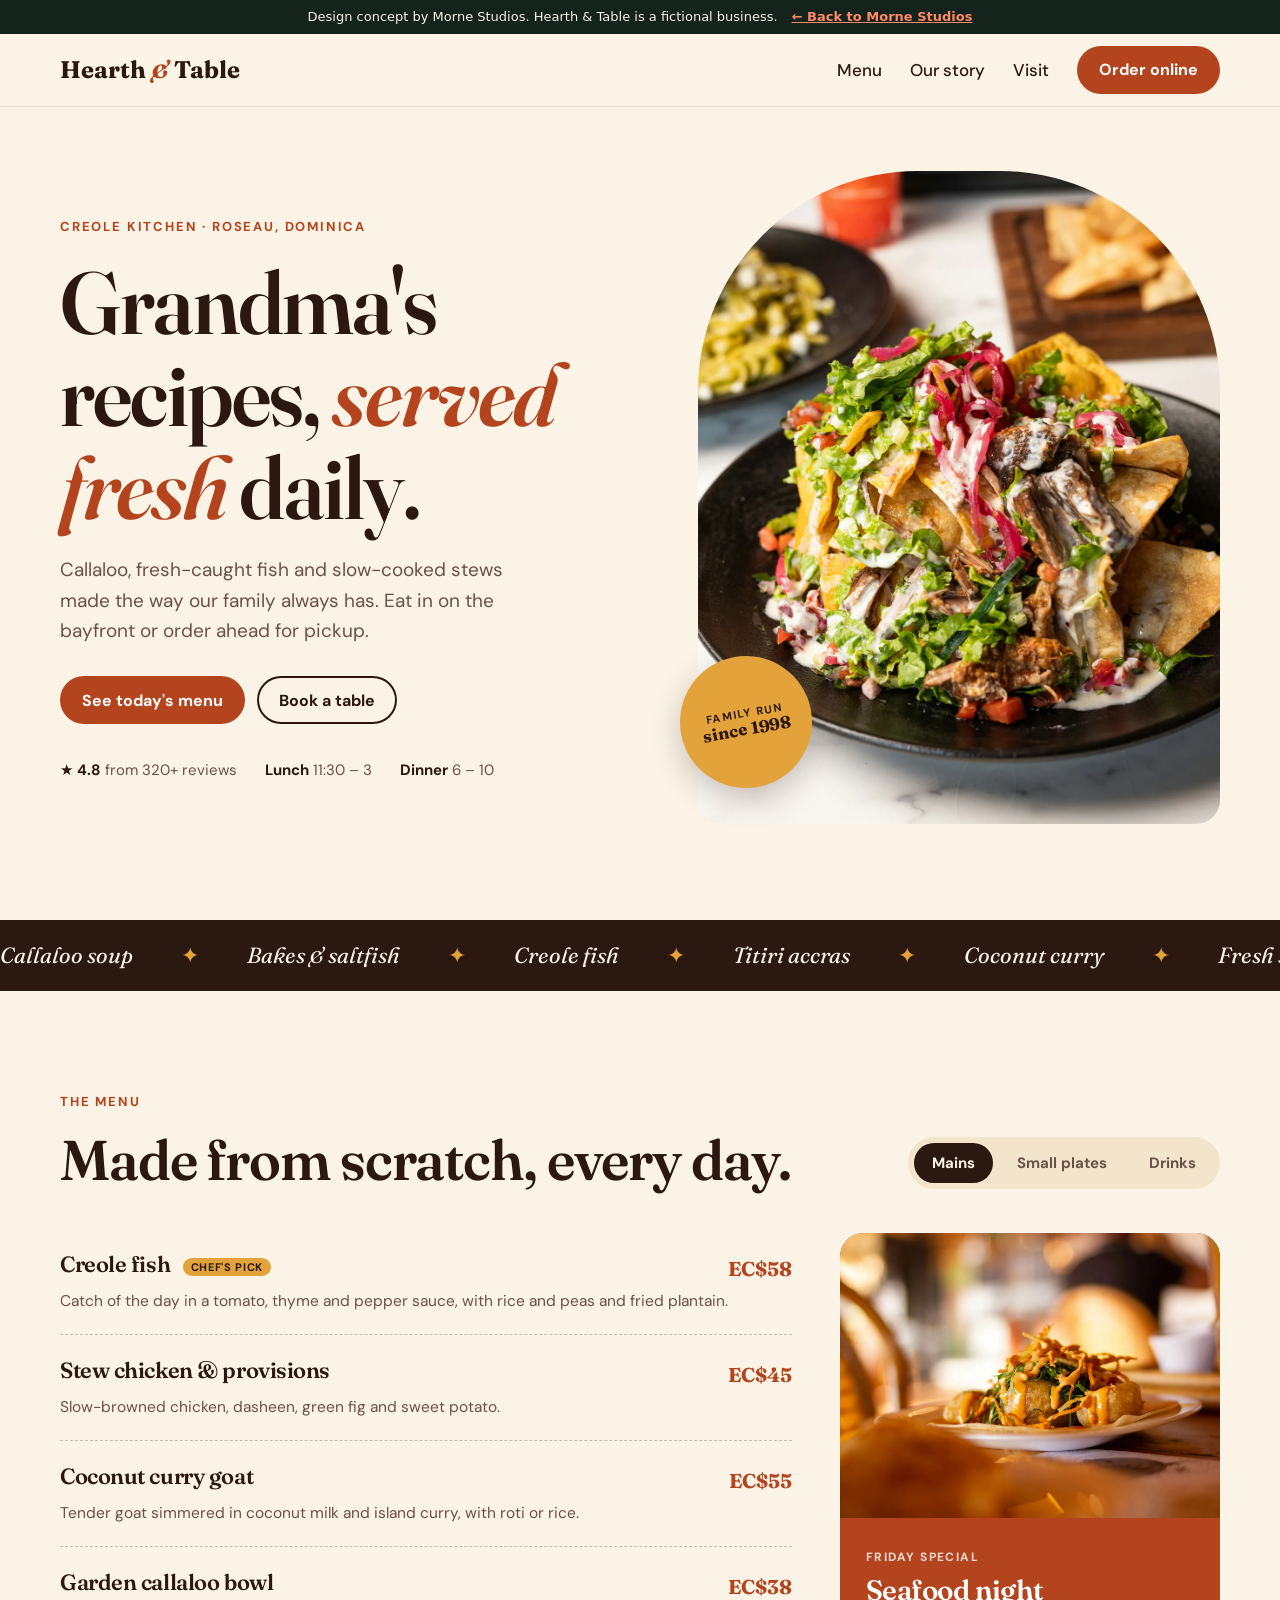
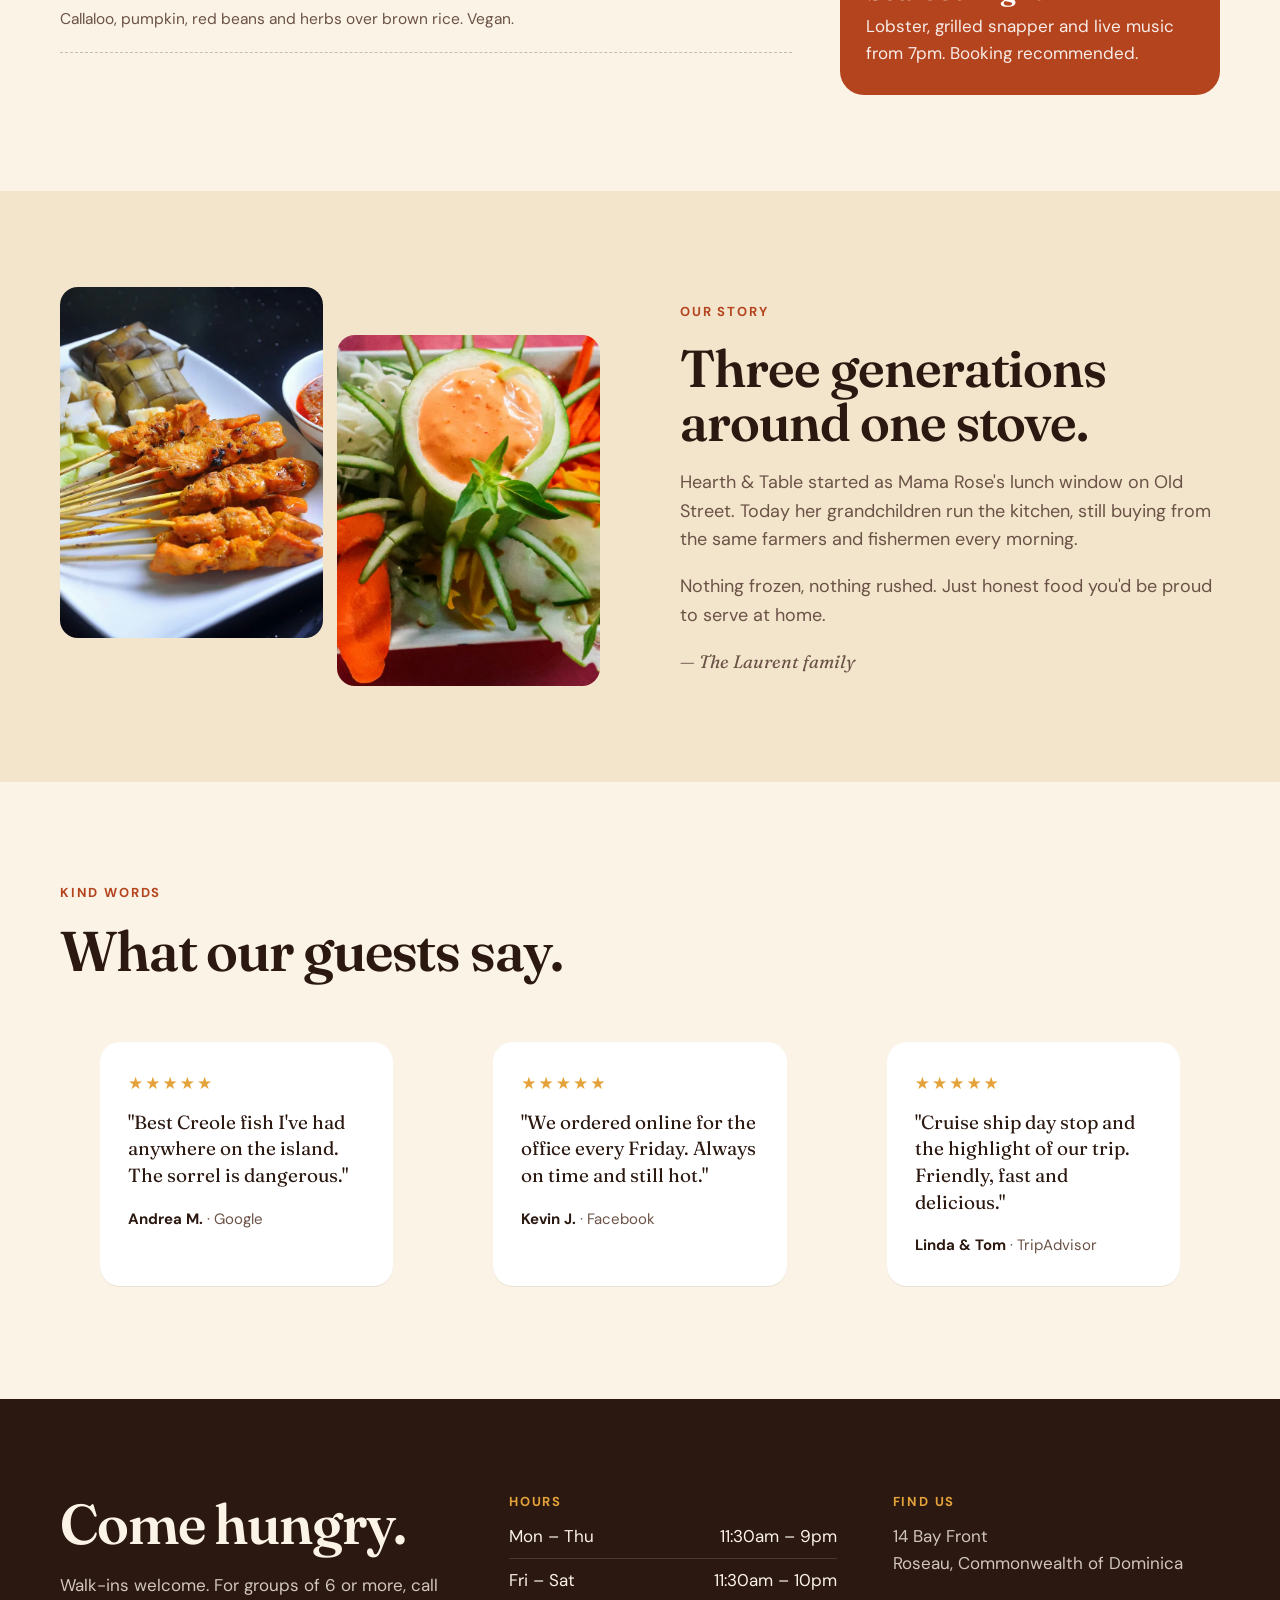
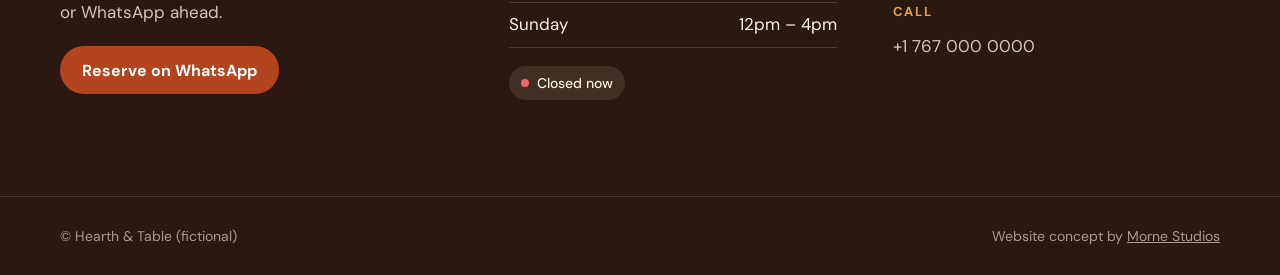
<file: concepts/hearth-table/index.html>
<!doctype html>
<html lang="en">
  <head>
    <meta charset="UTF-8" />
    <meta name="viewport" content="width=device-width, initial-scale=1.0" />
    <title>Hearth &amp; Table | Creole Kitchen, Roseau (Design Concept)</title>
    <meta name="description" content="A restaurant website concept by Morne Studios for a fictional Creole kitchen in Roseau, Dominica." />
    <meta name="robots" content="noindex" />
    <link rel="preconnect" href="https://fonts.googleapis.com" />
    <link rel="preconnect" href="https://fonts.gstatic.com" crossorigin />
    <link href="https://fonts.googleapis.com/css2?family=Fraunces:opsz,wght@9..144,400;9..144,600;9..144,700&family=DM+Sans:wght@400;500;700&display=swap" rel="stylesheet" />
    <style>
      :root {
        --cream: #fbf3e6;
        --cream-2: #f3e4cc;
        --ink: #2b1810;
        --ink-2: #6b5246;
        --clay: #b4441e;
        --clay-dark: #8d3112;
        --mustard: #e3a33a;
        --serif: "Fraunces", Georgia, serif;
        --sans: "DM Sans", system-ui, sans-serif;
      }
      * { box-sizing: border-box; }
      html { scroll-behavior: smooth; scroll-padding-top: 80px; }
      body { margin: 0; background: var(--cream); color: var(--ink); font: 400 1.0625rem/1.6 var(--sans); overflow-x: hidden; }
      img { display: block; max-width: 100%; height: auto; }
      a { color: inherit; }
      h1, h2, h3 { margin: 0; font-family: var(--serif); font-weight: 600; line-height: 1.05; letter-spacing: -0.02em; }
      p { margin: 0; }
      .wrap { width: min(1160px, 100% - 32px); margin-inline: auto; }

      /* Concept bar */
      .concept-bar { display: flex; flex-wrap: wrap; justify-content: center; gap: 4px 14px; padding: 8px 16px; background: #14231c; color: #f5f2ea; font: 500 0.8125rem/1.4 system-ui, sans-serif; text-align: center; }
      .concept-bar a { color: #ff8a66; font-weight: 600; }

      /* Header */
      header { position: sticky; top: 0; z-index: 20; background: color-mix(in srgb, var(--cream) 92%, transparent); backdrop-filter: blur(10px); border-bottom: 1px solid rgba(43,24,16,.1); }
      .head { display: flex; align-items: center; justify-content: space-between; height: 72px; }
      .logo { font-family: var(--serif); font-size: 1.5rem; font-weight: 700; text-decoration: none; }
      .logo span { color: var(--clay); font-style: italic; }
      nav { display: flex; align-items: center; gap: 28px; font-weight: 500; }
      nav a { text-decoration: none; }
      nav a:hover { color: var(--clay); }
      .btn { display: inline-flex; align-items: center; justify-content: center; gap: 8px; min-height: 48px; padding: 0 22px; border-radius: 999px; background: var(--clay); color: #fff; font-weight: 700; text-decoration: none; border: 0; cursor: pointer; font-size: 1rem; transition: background .15s; }
      .btn:hover { background: var(--clay-dark); }
      .btn-line { background: transparent; color: var(--ink); box-shadow: inset 0 0 0 2px var(--ink); }
      .btn-line:hover { background: var(--ink); color: var(--cream); }
      @media (max-width: 760px) { nav a:not(.btn) { display: none; } nav .btn { min-height: 42px; padding: 0 16px; } }

      /* Hero */
      .hero { display: grid; gap: 40px; align-items: center; padding: 48px 0 72px; }
      @media (min-width: 900px) { .hero { grid-template-columns: 1.1fr 1fr; gap: 64px; padding: 64px 0 96px; } }
      .tag { display: inline-block; margin-bottom: 18px; color: var(--clay); font-weight: 700; font-size: .8125rem; letter-spacing: .14em; text-transform: uppercase; }
      .hero h1 { font-size: clamp(3rem, 7vw, 5.5rem); font-weight: 600; }
      .hero h1 em { color: var(--clay); }
      .hero p.lead { max-width: 30rem; margin-top: 22px; font-size: 1.1875rem; color: var(--ink-2); }
      .hero-cta { display: flex; flex-wrap: wrap; gap: 12px; margin-top: 30px; }
      .hero-meta { display: flex; flex-wrap: wrap; gap: 10px 28px; margin-top: 34px; font-size: .9375rem; color: var(--ink-2); }
      .hero-meta b { color: var(--ink); }
      .hero-art { position: relative; }
      .hero-art img { width: 100%; aspect-ratio: 4/5; object-fit: cover; border-radius: 220px 220px 24px 24px; }
      .stamp { position: absolute; left: -18px; bottom: 36px; display: grid; place-items: center; width: 132px; height: 132px; border-radius: 50%; background: var(--mustard); color: var(--ink); font-family: var(--serif); font-weight: 700; text-align: center; line-height: 1.1; transform: rotate(-10deg); box-shadow: 0 10px 30px rgba(43,24,16,.25); }
      .stamp small { display: block; font: 700 .6875rem var(--sans); letter-spacing: .12em; text-transform: uppercase; }

      /* Strip */
      .strip { background: var(--ink); color: var(--cream); overflow: hidden; }
      .strip-track { display: flex; gap: 48px; padding: 18px 0; white-space: nowrap; font-family: var(--serif); font-size: 1.375rem; font-style: italic; animation: slide 30s linear infinite; }
      .strip-track span::after { content: "✦"; margin-left: 48px; color: var(--mustard); font-style: normal; }
      @keyframes slide { to { transform: translateX(-50%); } }
      @media (prefers-reduced-motion: reduce) { .strip-track { animation: none; } }

      section { padding: 96px 0; }
      .sec-head { display: flex; flex-wrap: wrap; justify-content: space-between; align-items: end; gap: 20px; margin-bottom: 44px; }
      .sec-head h2 { font-size: clamp(2.25rem, 5vw, 3.5rem); }

      /* Menu */
      .tabs { display: flex; gap: 6px; padding: 6px; border-radius: 999px; background: var(--cream-2); }
      .tabs button { padding: 10px 18px; border: 0; border-radius: 999px; background: transparent; color: var(--ink-2); font: 700 .9375rem var(--sans); cursor: pointer; }
      .tabs button[aria-selected="true"] { background: var(--ink); color: var(--cream); }
      .menu-wrap { display: grid; gap: 48px; }
      @media (min-width: 900px) { .menu-wrap { grid-template-columns: 1fr 380px; } }
      .menu-list { display: grid; gap: 4px; margin: 0; padding: 0; list-style: none; }
      .menu-list li { display: grid; grid-template-columns: 1fr auto; gap: 4px 24px; padding: 20px 0; border-bottom: 1px dashed rgba(43,24,16,.25); }
      .menu-list h3 { font-size: 1.375rem; }
      .menu-list .price { font-family: var(--serif); font-size: 1.25rem; font-weight: 700; color: var(--clay); }
      .menu-list p { grid-column: 1 / -1; color: var(--ink-2); font-size: .9688rem; }
      .badge { display: inline-block; margin-left: 8px; padding: 2px 8px; border-radius: 999px; background: var(--mustard); font: 700 .6875rem var(--sans); letter-spacing: .06em; text-transform: uppercase; vertical-align: middle; }
      [hidden] { display: none !important; }
      .menu-feature { position: sticky; top: 100px; align-self: start; overflow: hidden; border-radius: 24px; background: var(--clay); color: #fff; }
      .menu-feature img { width: 100%; aspect-ratio: 4/3; object-fit: cover; }
      .menu-feature div { padding: 24px 26px 28px; }
      .menu-feature small { font-weight: 700; letter-spacing: .12em; text-transform: uppercase; opacity: .8; font-size: .75rem; }
      .menu-feature h3 { margin: 6px 0 8px; font-size: 1.75rem; }
      .menu-feature p { opacity: .9; }

      /* Story */
      .story { background: var(--cream-2); }
      .story-grid { display: grid; gap: 40px; align-items: center; }
      @media (min-width: 900px) { .story-grid { grid-template-columns: 1fr 1fr; gap: 80px; } }
      .story-imgs { display: grid; grid-template-columns: 1fr 1fr; gap: 14px; }
      .story-imgs img { width: 100%; aspect-ratio: 3/4; object-fit: cover; border-radius: 18px; }
      .story-imgs img:last-child { margin-top: 48px; }
      .story h2 { font-size: clamp(2.25rem, 4.6vw, 3.25rem); }
      .story p { margin-top: 18px; color: var(--ink-2); font-size: 1.125rem; }
      .sig { margin-top: 24px; font-family: var(--serif); font-style: italic; font-size: 1.5rem; color: var(--clay); }

      /* Reviews */
      .reviews { display: grid; gap: 20px; grid-template-columns: repeat(auto-fit, minmax(260px, 1fr)); }
      .review { padding: 28px; border-radius: 20px; background: #fff; box-shadow: 0 1px 0 rgba(43,24,16,.08); }
      .stars { color: var(--mustard); letter-spacing: 2px; }
      .review blockquote { margin: 12px 0 16px; font-family: var(--serif); font-size: 1.1875rem; line-height: 1.4; }
      .review cite { font-style: normal; font-weight: 700; font-size: .9375rem; }
      .review cite span { font-weight: 400; color: var(--ink-2); }

      /* Visit */
      .visit { background: var(--ink); color: var(--cream); }
      .visit-grid { display: grid; gap: 40px; }
      @media (min-width: 900px) { .visit-grid { grid-template-columns: 1.2fr 1fr 1fr; gap: 56px; } }
      .visit h2 { font-size: clamp(2.25rem, 5vw, 3.5rem); }
      .visit h3 { font-family: var(--sans); font-size: .8125rem; font-weight: 700; letter-spacing: .14em; text-transform: uppercase; color: var(--mustard); margin-bottom: 14px; }
      .hours { display: grid; gap: 8px; margin: 0; }
      .hours div { display: flex; justify-content: space-between; gap: 16px; padding-bottom: 8px; border-bottom: 1px solid rgba(251,243,230,.15); }
      .hours dd { margin: 0; }
      .open-now { display: inline-flex; align-items: center; gap: 8px; margin-top: 18px; padding: 6px 12px; border-radius: 999px; background: rgba(251,243,230,.1); font-size: .875rem; font-weight: 500; }
      .open-now i { width: 8px; height: 8px; border-radius: 50%; background: #6fcf7c; }
      .open-now.closed i { background: #e66; }
      .visit address { font-style: normal; color: rgba(251,243,230,.8); }
      .visit .btn { margin-top: 20px; }
      .visit p.lead { margin-top: 18px; color: rgba(251,243,230,.8); }

      footer { padding: 28px 0 100px; background: var(--ink); color: rgba(251,243,230,.6); border-top: 1px solid rgba(251,243,230,.12); font-size: .875rem; }
      @media (min-width: 760px) { footer { padding-bottom: 28px; } }
      footer .wrap { display: flex; flex-wrap: wrap; justify-content: space-between; gap: 10px; }

      .order-bar { position: fixed; left: 12px; right: 12px; bottom: 12px; z-index: 30; display: grid; grid-template-columns: 1fr 1fr; gap: 8px; padding: 8px; border-radius: 999px; background: var(--ink); box-shadow: 0 10px 30px rgba(0,0,0,.3); }
      .order-bar .btn { min-height: 44px; font-size: .9375rem; }
      .order-bar .btn-line { color: var(--cream); box-shadow: inset 0 0 0 2px var(--cream); }
      @media (min-width: 760px) { .order-bar { display: none; } }
    </style>
  </head>
  <body>
    <div class="concept-bar">
      <span>Design concept by Morne Studios. Hearth &amp; Table is a fictional business.</span>
      <a href="../../index.html#concepts">← Back to Morne Studios</a>
    </div>

    <header>
      <div class="wrap head">
        <a class="logo" href="#">Hearth <span>&amp;</span> Table</a>
        <nav>
          <a href="#menu">Menu</a>
          <a href="#story">Our story</a>
          <a href="#visit">Visit</a>
          <a class="btn" href="#menu">Order online</a>
        </nav>
      </div>
    </header>

    <main>
      <div class="wrap hero">
        <div>
          <span class="tag">Creole kitchen · Roseau, Dominica</span>
          <h1>Grandma's recipes, <em>served fresh</em> daily.</h1>
          <p class="lead">Callaloo, fresh-caught fish and slow-cooked stews made the way our family always has. Eat in on the bayfront or order ahead for pickup.</p>
          <div class="hero-cta">
            <a class="btn" href="#menu">See today's menu</a>
            <a class="btn btn-line" href="#visit">Book a table</a>
          </div>
          <div class="hero-meta">
            <span><b>★ 4.8</b> from 320+ reviews</span>
            <span><b>Lunch</b> 11:30 – 3</span>
            <span><b>Dinner</b> 6 – 10</span>
          </div>
        </div>
        <div class="hero-art">
          <img src="img/hero.webp" alt="A colourful plate of grilled fish salad with pickled onions and plantain chips" width="1067" height="1600" />
          <div class="stamp"><div><small>Family run</small>since 1998</div></div>
        </div>
      </div>

      <div class="strip" aria-hidden="true">
        <div class="strip-track">
          <span>Callaloo soup</span><span>Bakes &amp; saltfish</span><span>Creole fish</span><span>Titiri accras</span><span>Coconut curry</span><span>Fresh sorrel</span>
          <span>Callaloo soup</span><span>Bakes &amp; saltfish</span><span>Creole fish</span><span>Titiri accras</span><span>Coconut curry</span><span>Fresh sorrel</span>
        </div>
      </div>

      <section id="menu">
        <div class="wrap">
          <div class="sec-head">
            <div>
              <span class="tag">The menu</span>
              <h2>Made from scratch, every day.</h2>
            </div>
            <div class="tabs" role="tablist" aria-label="Menu sections">
              <button role="tab" aria-selected="true" aria-controls="m-mains" id="t-mains">Mains</button>
              <button role="tab" aria-selected="false" aria-controls="m-small" id="t-small">Small plates</button>
              <button role="tab" aria-selected="false" aria-controls="m-drinks" id="t-drinks">Drinks</button>
            </div>
          </div>

          <div class="menu-wrap">
            <div>
              <ul class="menu-list" id="m-mains" role="tabpanel" aria-labelledby="t-mains">
                <li><h3>Creole fish <span class="badge">Chef's pick</span></h3><span class="price">EC$58</span><p>Catch of the day in a tomato, thyme and pepper sauce, with rice and peas and fried plantain.</p></li>
                <li><h3>Stew chicken &amp; provisions</h3><span class="price">EC$45</span><p>Slow-browned chicken, dasheen, green fig and sweet potato.</p></li>
                <li><h3>Coconut curry goat</h3><span class="price">EC$55</span><p>Tender goat simmered in coconut milk and island curry, with roti or rice.</p></li>
                <li><h3>Garden callaloo bowl</h3><span class="price">EC$38</span><p>Callaloo, pumpkin, red beans and herbs over brown rice. Vegan.</p></li>
              </ul>
              <ul class="menu-list" id="m-small" role="tabpanel" aria-labelledby="t-small" hidden>
                <li><h3>Callaloo soup</h3><span class="price">EC$18</span><p>Our Saturday classic, now every day, with crab or without.</p></li>
                <li><h3>Titiri accras</h3><span class="price">EC$22</span><p>Crispy little fish fritters with lime-pepper dip.</p></li>
                <li><h3>Bakes &amp; saltfish</h3><span class="price">EC$20</span><p>Fried bakes with buljol-style saltfish, tomato and onion.</p></li>
                <li><h3>Plantain chips</h3><span class="price">EC$12</span><p>Thin, crunchy and lightly salted.</p></li>
              </ul>
              <ul class="menu-list" id="m-drinks" role="tabpanel" aria-labelledby="t-drinks" hidden>
                <li><h3>Fresh sorrel</h3><span class="price">EC$10</span><p>Hibiscus, ginger and clove. Made in-house.</p></li>
                <li><h3>Passion fruit juice</h3><span class="price">EC$10</span><p>Squeezed every morning.</p></li>
                <li><h3>Sea moss punch</h3><span class="price">EC$14</span><p>Sea moss, milk, nutmeg and vanilla.</p></li>
                <li><h3>Local beer</h3><span class="price">EC$9</span><p>Ice cold.</p></li>
              </ul>
            </div>
            <aside class="menu-feature">
              <img src="img/dish-1.webp" alt="A plate of food with crispy toppings in warm restaurant light" width="1600" height="1067" loading="lazy" />
              <div>
                <small>Friday special</small>
                <h3>Seafood night</h3>
                <p>Lobster, grilled snapper and live music from 7pm. Booking recommended.</p>
              </div>
            </aside>
          </div>
        </div>
      </section>

      <section class="story" id="story">
        <div class="wrap story-grid">
          <div class="story-imgs">
            <img src="img/dish-2.webp" alt="Chicken skewers with peanut dipping sauce" width="1600" height="1063" loading="lazy" />
            <img src="img/dish-3.webp" alt="A fresh salad of carrot, cucumber and greens" width="1600" height="1067" loading="lazy" />
          </div>
          <div>
            <span class="tag">Our story</span>
            <h2>Three generations around one stove.</h2>
            <p>Hearth &amp; Table started as Mama Rose's lunch window on Old Street. Today her grandchildren run the kitchen, still buying from the same farmers and fishermen every morning.</p>
            <p>Nothing frozen, nothing rushed. Just honest food you'd be proud to serve at home.</p>
            <p class="sig">— The Laurent family</p>
          </div>
        </div>
      </section>

      <section>
        <div class="wrap">
          <div class="sec-head"><div><span class="tag">Kind words</span><h2>What our guests say.</h2></div></div>
          <div class="reviews">
            <figure class="review"><div class="stars" aria-label="5 stars">★★★★★</div><blockquote>"Best Creole fish I've had anywhere on the island. The sorrel is dangerous."</blockquote><cite>Andrea M. <span>· Google</span></cite></figure>
            <figure class="review"><div class="stars" aria-label="5 stars">★★★★★</div><blockquote>"We ordered online for the office every Friday. Always on time and still hot."</blockquote><cite>Kevin J. <span>· Facebook</span></cite></figure>
            <figure class="review"><div class="stars" aria-label="5 stars">★★★★★</div><blockquote>"Cruise ship day stop and the highlight of our trip. Friendly, fast and delicious."</blockquote><cite>Linda &amp; Tom <span>· TripAdvisor</span></cite></figure>
          </div>
        </div>
      </section>

      <section class="visit" id="visit">
        <div class="wrap visit-grid">
          <div>
            <h2>Come hungry.</h2>
            <p class="lead">Walk-ins welcome. For groups of 6 or more, call or WhatsApp ahead.</p>
            <a class="btn" href="#visit">Reserve on WhatsApp</a>
          </div>
          <div>
            <h3>Hours</h3>
            <dl class="hours">
              <div><dt>Mon – Thu</dt><dd>11:30am – 9pm</dd></div>
              <div><dt>Fri – Sat</dt><dd>11:30am – 10pm</dd></div>
              <div><dt>Sunday</dt><dd>12pm – 4pm</dd></div>
            </dl>
            <span class="open-now" data-open-now><i></i><span>Open now</span></span>
          </div>
          <div>
            <h3>Find us</h3>
            <address>14 Bay Front<br />Roseau, Commonwealth of Dominica</address>
            <h3 style="margin-top: 28px">Call</h3>
            <address>+1 767 000 0000</address>
          </div>
        </div>
      </section>
    </main>

    <footer>
      <div class="wrap">
        <span>© Hearth &amp; Table (fictional)</span>
        <span>Website concept by <a href="../../index.html">Morne Studios</a></span>
      </div>
    </footer>

    <div class="order-bar">
      <a class="btn" href="#menu">Order online</a>
      <a class="btn btn-line" href="#visit">Book a table</a>
    </div>

    <script>
      // Menu tabs
      const tabs = document.querySelectorAll('[role="tab"]');
      tabs.forEach((tab) => {
        tab.addEventListener("click", () => {
          tabs.forEach((t) => {
            const selected = t === tab;
            t.setAttribute("aria-selected", String(selected));
            document.getElementById(t.getAttribute("aria-controls")).hidden = !selected;
          });
        });
      });

      // Open-now badge from the opening hours
      const hours = { 0: [12, 16], 1: [11.5, 21], 2: [11.5, 21], 3: [11.5, 21], 4: [11.5, 21], 5: [11.5, 22], 6: [11.5, 22] };
      const now = new Date();
      const [open, close] = hours[now.getDay()];
      const time = now.getHours() + now.getMinutes() / 60;
      const badge = document.querySelector("[data-open-now]");
      if (badge && !(time >= open && time < close)) {
        badge.classList.add("closed");
        badge.querySelector("span").textContent = "Closed now";
      }
    </script>
  </body>
</html>
</file>
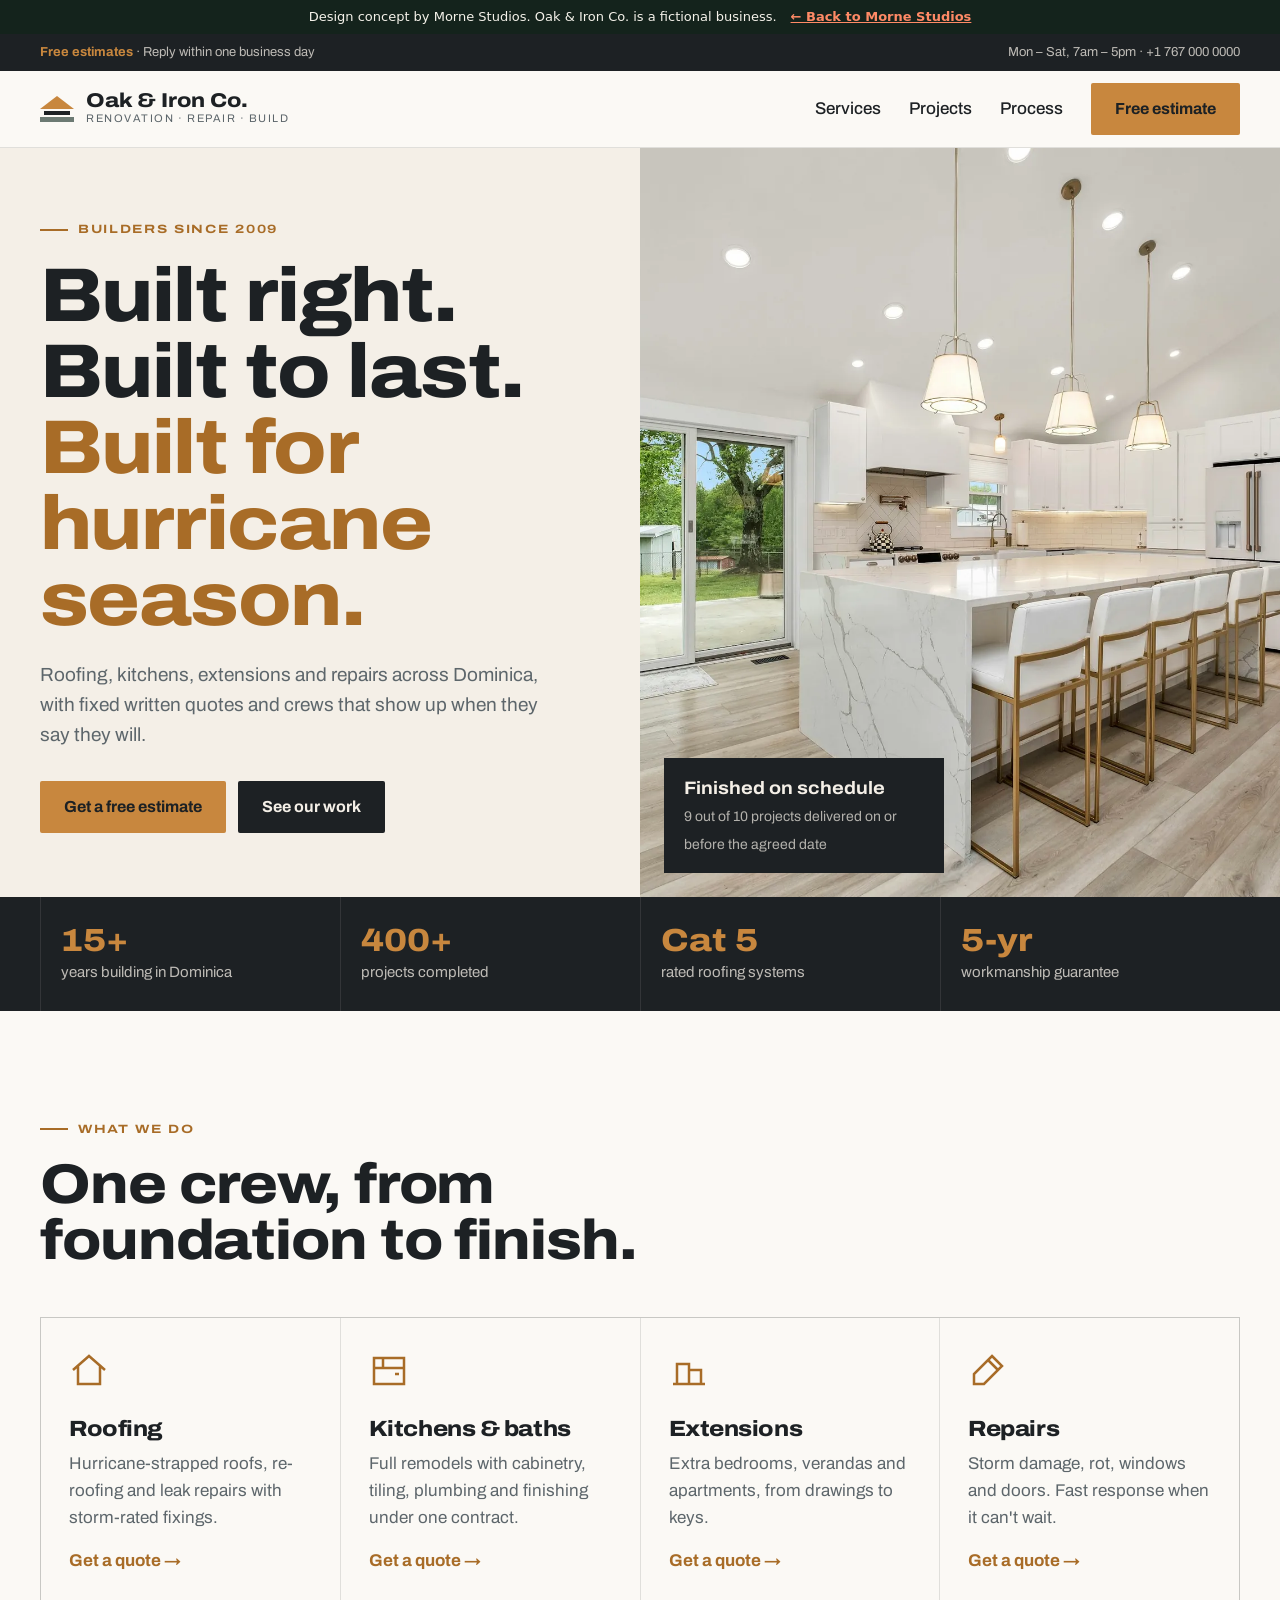
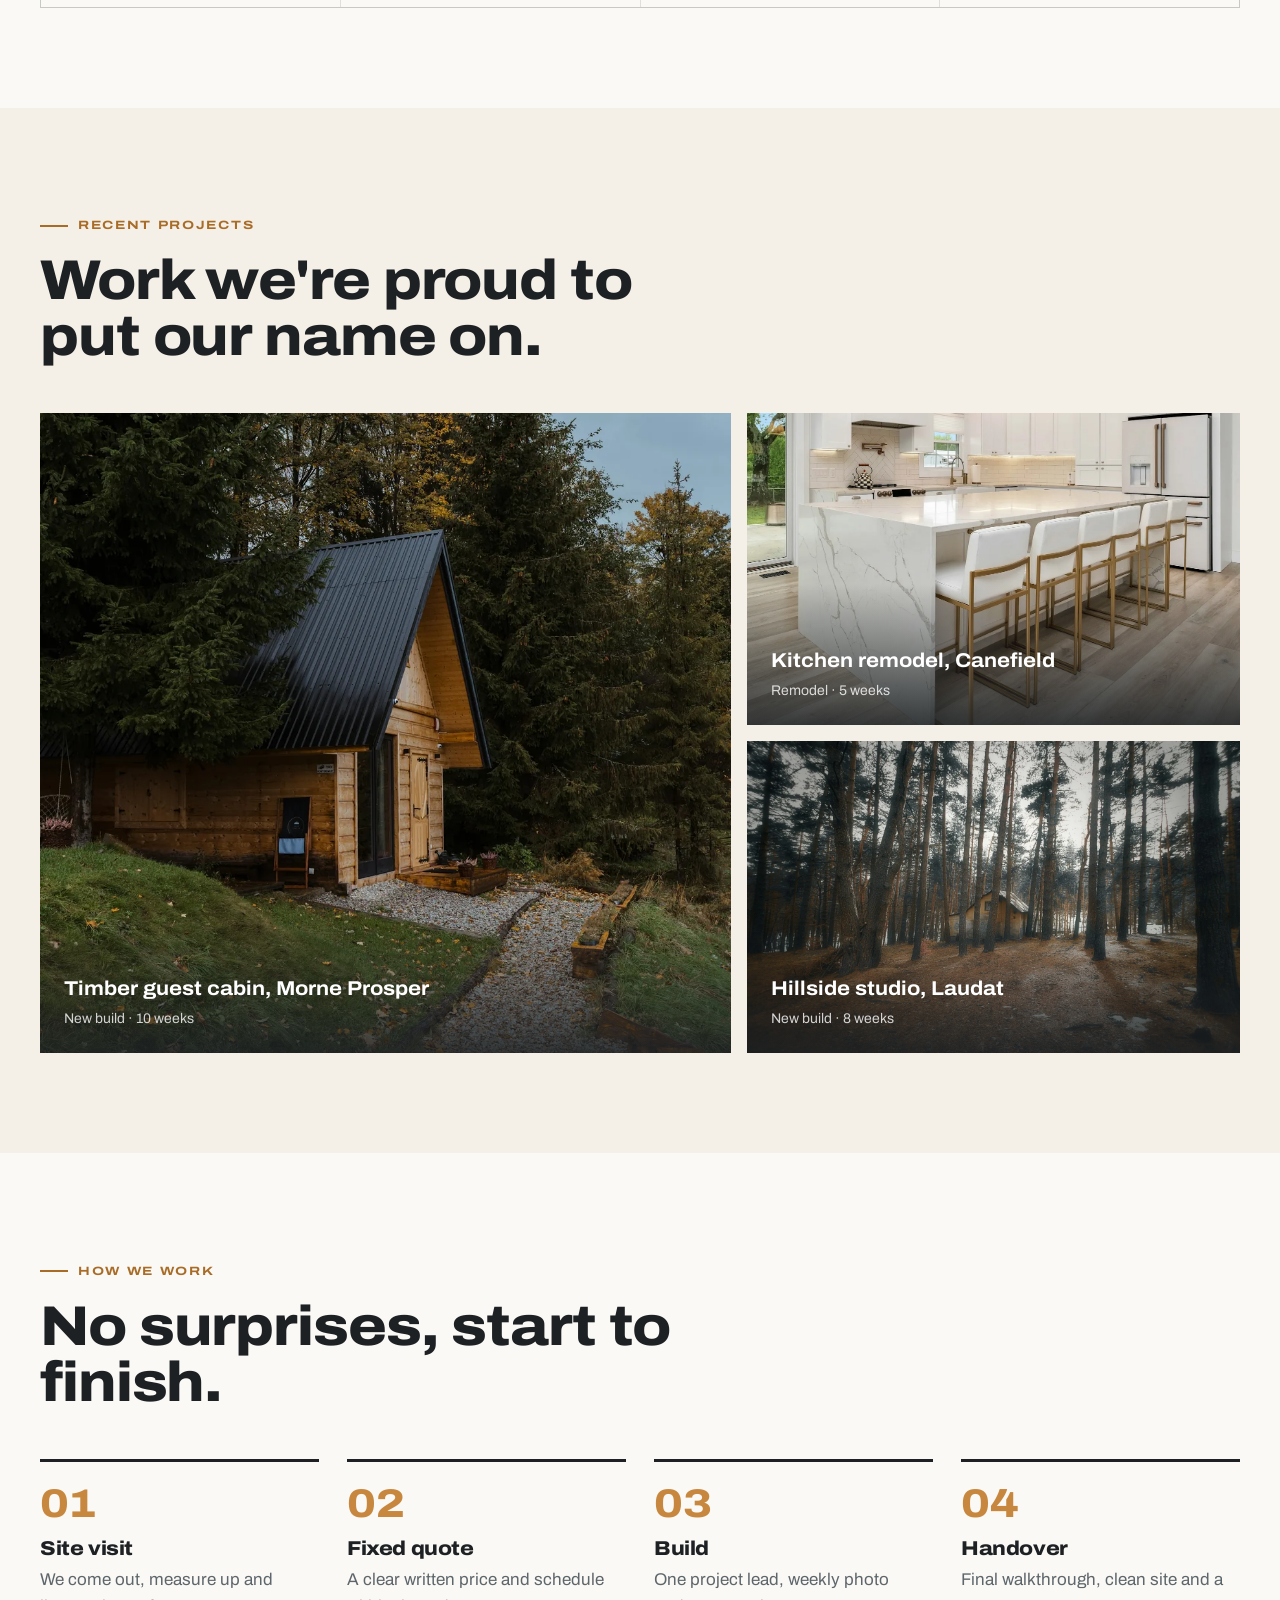
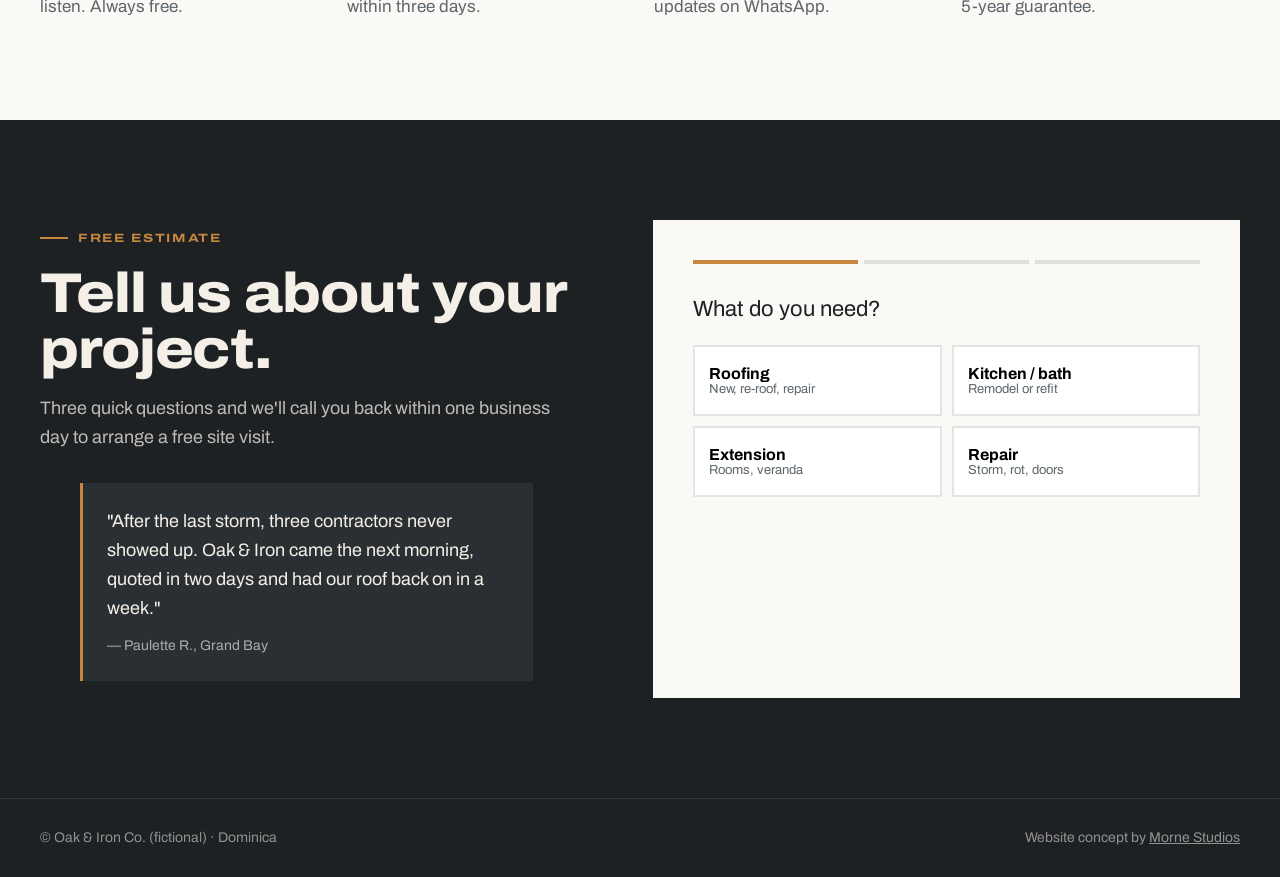
<file: concepts/oak-iron/index.html>
<!doctype html>
<html lang="en">
  <head>
    <meta charset="UTF-8" />
    <meta name="viewport" content="width=device-width, initial-scale=1.0" />
    <title>Oak &amp; Iron Co. | Renovation &amp; Construction, Dominica (Design Concept)</title>
    <meta name="description" content="A contractor website concept by Morne Studios for a fictional renovation company in Dominica." />
    <meta name="robots" content="noindex" />
    <link rel="preconnect" href="https://fonts.googleapis.com" />
    <link rel="preconnect" href="https://fonts.gstatic.com" crossorigin />
    <link href="https://fonts.googleapis.com/css2?family=Archivo:wdth,wght@62..125,400;62..125,500;62..125,700;62..125,800&display=swap" rel="stylesheet" />
    <style>
      :root {
        --char: #1d2124;
        --char-2: #2a2f33;
        --steel: #6c7a73;
        --copper: #c8873e;
        --copper-dark: #a86c27;
        --cream: #f4efe7;
        --paper: #fbf9f5;
        --line: rgba(29,33,36,.12);
        --muted: #5d666b;
        --font: "Archivo", system-ui, sans-serif;
      }
      * { box-sizing: border-box; }
      html { scroll-behavior: smooth; scroll-padding-top: 80px; }
      body { margin: 0; background: var(--paper); color: var(--char); font: 400 1.0625rem/1.6 var(--font); overflow-x: hidden; }
      img { display: block; max-width: 100%; height: auto; }
      a { color: inherit; }
      h1, h2, h3 { margin: 0; font-weight: 800; font-stretch: 112%; line-height: 1; letter-spacing: -0.02em; }
      p { margin: 0; }
      .wrap { width: min(1200px, 100% - 32px); margin-inline: auto; }
      .concept-bar { display: flex; flex-wrap: wrap; justify-content: center; gap: 4px 14px; padding: 8px 16px; background: #14231c; color: #f5f2ea; font: 500 0.8125rem/1.4 system-ui, sans-serif; text-align: center; }
      .concept-bar a { color: #ff8a66; font-weight: 600; }

      .kicker { display: inline-flex; align-items: center; gap: 10px; margin-bottom: 18px; font-size: .75rem; font-weight: 700; font-stretch: 125%; letter-spacing: .14em; text-transform: uppercase; color: var(--copper-dark); }
      .kicker::before { content: ""; width: 28px; height: 2px; background: currentColor; }
      .btn { display: inline-flex; align-items: center; justify-content: center; gap: 10px; min-height: 52px; padding: 0 24px; border: 0; border-radius: 2px; background: var(--copper); color: var(--char); font: 700 1rem var(--font); text-decoration: none; cursor: pointer; transition: background .15s; }
      .btn:hover { background: #d89a52; }
      .btn-dark { background: var(--char); color: var(--cream); }
      .btn-dark:hover { background: var(--char-2); }

      .top { background: var(--char); color: rgba(244,239,231,.75); font-size: .8125rem; }
      .top .wrap { display: flex; flex-wrap: wrap; justify-content: space-between; gap: 6px 20px; padding: 8px 0; }
      .top b { color: var(--copper); }
      header { position: sticky; top: 0; z-index: 20; background: var(--paper); border-bottom: 1px solid var(--line); }
      .head { display: flex; align-items: center; justify-content: space-between; height: 76px; }
      .logo { display: flex; align-items: center; gap: 12px; text-decoration: none; }
      .mark { display: grid; justify-items: center; gap: 2px; }
      .mark i:nth-child(1) { width: 0; height: 0; border-left: 17px solid transparent; border-right: 17px solid transparent; border-bottom: 13px solid var(--copper); }
      .mark i:nth-child(2) { width: 26px; height: 4px; background: var(--char); }
      .mark i:nth-child(3) { width: 34px; height: 5px; background: var(--steel); }
      .logo b { display: block; font-size: 1.25rem; font-weight: 800; font-stretch: 115%; line-height: 1; }
      .logo small { display: block; font-size: .6875rem; letter-spacing: .14em; text-transform: uppercase; color: var(--muted); }
      nav { display: flex; align-items: center; gap: 28px; font-weight: 500; }
      nav a { text-decoration: none; }
      nav a:not(.btn):hover { color: var(--copper-dark); }
      @media (max-width: 860px) { .logo small { display: none; } nav a:not(.btn) { display: none; } nav .btn { min-height: 44px; padding: 0 16px; } .top .wrap span:last-child { display: none; } }

      .hero { display: grid; background: var(--cream); }
      @media (min-width: 960px) { .hero { grid-template-columns: 1fr 1fr; min-height: 640px; } }
      .hero-copy { align-self: center; padding: 64px max(16px, calc((100vw - 1200px) / 2)); padding-right: 48px; }
      @media (max-width: 959px) { .hero-copy { padding: 56px 16px; } }
      .hero h1 { font-size: clamp(2.75rem, 6vw, 4.75rem); }
      .hero h1 span { color: var(--copper-dark); }
      .hero p { max-width: 32rem; margin-top: 22px; font-size: 1.1875rem; color: var(--muted); }
      .hero-cta { display: flex; flex-wrap: wrap; gap: 12px; margin-top: 30px; }
      .hero-img { position: relative; min-height: 360px; }
      .hero-img img { position: absolute; inset: 0; width: 100%; height: 100%; object-fit: cover; }
      .hero-badge { position: absolute; left: 24px; bottom: 24px; padding: 16px 20px; background: var(--char); color: var(--cream); max-width: 280px; }
      .hero-badge b { display: block; font-size: 1.125rem; font-stretch: 110%; }
      .hero-badge span { font-size: .875rem; color: rgba(244,239,231,.7); }

      .trust { background: var(--char); color: var(--cream); }
      .trust ul { display: grid; grid-template-columns: repeat(auto-fit, minmax(200px, 1fr)); margin: 0; padding: 0; list-style: none; }
      .trust li { padding: 26px 20px; border-left: 1px solid rgba(244,239,231,.1); }
      .trust b { display: block; font-size: 2rem; font-weight: 800; font-stretch: 115%; color: var(--copper); line-height: 1.1; }
      .trust span { font-size: .9375rem; color: rgba(244,239,231,.75); }

      section { padding: 100px 0; }
      .sec-head { max-width: 680px; margin-bottom: 48px; }
      .sec-head h2 { font-size: clamp(2.25rem, 5vw, 3.5rem); }
      .sec-head p { margin-top: 16px; font-size: 1.125rem; color: var(--muted); }

      .services { display: grid; grid-template-columns: repeat(auto-fit, minmax(250px, 1fr)); gap: 1px; background: var(--line); border: 1px solid var(--line); }
      .service { padding: 32px 28px; background: var(--paper); transition: background .2s; }
      .service:hover { background: #fff; }
      .service svg { width: 40px; height: 40px; color: var(--copper-dark); }
      .service h3 { margin-top: 20px; font-size: 1.375rem; }
      .service p { margin-top: 10px; color: var(--muted); }
      .service a { display: inline-block; margin-top: 16px; font-weight: 700; text-decoration: none; color: var(--copper-dark); }

      .projects { background: var(--cream); }
      .proj-grid { display: grid; gap: 16px; }
      @media (min-width: 900px) { .proj-grid { grid-template-columns: 1.4fr 1fr; grid-template-rows: 1fr 1fr; height: 640px; } .proj:first-child { grid-row: span 2; } }
      .proj { position: relative; overflow: hidden; min-height: 280px; margin: 0; }
      .proj img { position: absolute; inset: 0; width: 100%; height: 100%; object-fit: cover; transition: transform .5s; }
      .proj:hover img { transform: scale(1.04); }
      .proj figcaption { position: absolute; left: 0; right: 0; bottom: 0; padding: 60px 24px 22px; background: linear-gradient(transparent, rgba(29,33,36,.85)); color: #fff; }
      .proj figcaption b { display: block; font-size: 1.25rem; font-stretch: 110%; }
      .proj figcaption span { font-size: .875rem; opacity: .8; }

      .steps { display: grid; grid-template-columns: repeat(auto-fit, minmax(220px, 1fr)); gap: 28px; margin: 0; padding: 0; list-style: none; counter-reset: s; }
      .steps li { counter-increment: s; padding-top: 22px; border-top: 3px solid var(--char); }
      .steps li::before { content: "0" counter(s); display: block; font-size: 2.5rem; font-weight: 800; font-stretch: 115%; color: var(--copper); line-height: 1; margin-bottom: 14px; }
      .steps h3 { font-size: 1.25rem; }
      .steps p { margin-top: 8px; color: var(--muted); }

      /* Estimate */
      .estimate { background: var(--char); color: var(--cream); }
      .est-grid { display: grid; gap: 48px; }
      @media (min-width: 960px) { .est-grid { grid-template-columns: 1fr 1.1fr; gap: 80px; } }
      .estimate .kicker { color: var(--copper); }
      .estimate h2 { font-size: clamp(2.25rem, 5vw, 3.5rem); }
      .estimate .lead { margin-top: 16px; font-size: 1.125rem; color: rgba(244,239,231,.75); }
      .quote-card { margin-top: 32px; padding: 24px; border-left: 3px solid var(--copper); background: var(--char-2); }
      .quote-card blockquote { margin: 0; font-size: 1.125rem; }
      .quote-card cite { display: block; margin-top: 12px; font-style: normal; font-size: .875rem; color: rgba(244,239,231,.65); }
      .wizard { padding: clamp(24px, 4vw, 40px); background: var(--paper); color: var(--char); }
      .progress { display: grid; grid-template-columns: repeat(3, 1fr); gap: 6px; margin-bottom: 28px; }
      .progress i { height: 4px; background: var(--line); }
      .progress i.on { background: var(--copper); }
      .step-title { font-size: 1.375rem; margin-bottom: 18px; }
      .choices { display: grid; grid-template-columns: repeat(2, 1fr); gap: 10px; }
      .choices button { padding: 18px 14px; border: 2px solid var(--line); background: #fff; font: 700 1rem var(--font); text-align: left; cursor: pointer; }
      .choices button:hover, .choices button[aria-pressed="true"] { border-color: var(--copper); background: #fdf6ee; }
      .choices small { display: block; font-weight: 400; font-size: .8125rem; color: var(--muted); }
      .wizard label { display: grid; gap: 6px; margin-bottom: 14px; font-weight: 700; font-size: .9375rem; }
      .wizard input, .wizard textarea, .wizard select { min-height: 50px; padding: 12px 14px; border: 2px solid var(--line); background: #fff; font: 400 1rem var(--font); }
      .wizard-nav { display: flex; justify-content: space-between; gap: 10px; margin-top: 24px; }
      .link-btn { border: 0; background: none; font: 700 1rem var(--font); color: var(--muted); cursor: pointer; }
      .done { text-align: center; padding: 20px 0; }
      .done b { display: block; font-size: 1.5rem; font-stretch: 110%; margin-bottom: 8px; }
      [hidden] { display: none !important; }

      footer { padding: 28px 0; background: var(--char); color: rgba(244,239,231,.55); font-size: .875rem; border-top: 1px solid rgba(244,239,231,.1); }
      footer .wrap { display: flex; flex-wrap: wrap; justify-content: space-between; gap: 10px; }
    </style>
  </head>
  <body>
    <div class="concept-bar">
      <span>Design concept by Morne Studios. Oak &amp; Iron Co. is a fictional business.</span>
      <a href="../../index.html#concepts">← Back to Morne Studios</a>
    </div>

    <div class="top">
      <div class="wrap">
        <span><b>Free estimates</b> · Reply within one business day</span>
        <span>Mon – Sat, 7am – 5pm · +1 767 000 0000</span>
      </div>
    </div>

    <header>
      <div class="wrap head">
        <a class="logo" href="#">
          <span class="mark" aria-hidden="true"><i></i><i></i><i></i></span>
          <span><b>Oak &amp; Iron Co.</b><small>Renovation · Repair · Build</small></span>
        </a>
        <nav>
          <a href="#services">Services</a>
          <a href="#projects">Projects</a>
          <a href="#process">Process</a>
          <a class="btn" href="#estimate">Free estimate</a>
        </nav>
      </div>
    </header>

    <main>
      <div class="hero">
        <div class="hero-copy">
          <span class="kicker">Builders since 2009</span>
          <h1>Built right. Built to last. <span>Built for hurricane season.</span></h1>
          <p>Roofing, kitchens, extensions and repairs across Dominica, with fixed written quotes and crews that show up when they say they will.</p>
          <div class="hero-cta">
            <a class="btn" href="#estimate">Get a free estimate</a>
            <a class="btn btn-dark" href="#projects">See our work</a>
          </div>
        </div>
        <div class="hero-img">
          <img src="img/hero.webp" alt="A bright renovated kitchen with a marble island, pendant lights and wood floors" width="1600" height="1067" />
          <div class="hero-badge"><b>Finished on schedule</b><span>9 out of 10 projects delivered on or before the agreed date</span></div>
        </div>
      </div>

      <div class="trust">
        <div class="wrap">
          <ul>
            <li><b>15+</b><span>years building in Dominica</span></li>
            <li><b>400+</b><span>projects completed</span></li>
            <li><b>Cat 5</b><span>rated roofing systems</span></li>
            <li><b>5-yr</b><span>workmanship guarantee</span></li>
          </ul>
        </div>
      </div>

      <section id="services">
        <div class="wrap">
          <div class="sec-head">
            <span class="kicker">What we do</span>
            <h2>One crew, from foundation to finish.</h2>
          </div>
          <div class="services">
            <article class="service">
              <svg viewBox="0 0 40 40" fill="none" stroke="currentColor" stroke-width="2.5" aria-hidden="true"><path d="M4 20 20 6l16 14M9 16v18h22V16"/></svg>
              <h3>Roofing</h3>
              <p>Hurricane-strapped roofs, re-roofing and leak repairs with storm-rated fixings.</p>
              <a href="#estimate">Get a quote →</a>
            </article>
            <article class="service">
              <svg viewBox="0 0 40 40" fill="none" stroke="currentColor" stroke-width="2.5" aria-hidden="true"><rect x="5" y="8" width="30" height="26"/><path d="M5 18h30M14 8v10M26 24h4"/></svg>
              <h3>Kitchens &amp; baths</h3>
              <p>Full remodels with cabinetry, tiling, plumbing and finishing under one contract.</p>
              <a href="#estimate">Get a quote →</a>
            </article>
            <article class="service">
              <svg viewBox="0 0 40 40" fill="none" stroke="currentColor" stroke-width="2.5" aria-hidden="true"><path d="M4 34h32M8 34V14h12v20M20 20h12v14"/></svg>
              <h3>Extensions</h3>
              <p>Extra bedrooms, verandas and apartments, from drawings to keys.</p>
              <a href="#estimate">Get a quote →</a>
            </article>
            <article class="service">
              <svg viewBox="0 0 40 40" fill="none" stroke="currentColor" stroke-width="2.5" aria-hidden="true"><path d="m24 6 10 10-18 18H6V24z"/><path d="m20 10 10 10"/></svg>
              <h3>Repairs</h3>
              <p>Storm damage, rot, windows and doors. Fast response when it can't wait.</p>
              <a href="#estimate">Get a quote →</a>
            </article>
          </div>
        </div>
      </section>

      <section class="projects" id="projects">
        <div class="wrap">
          <div class="sec-head">
            <span class="kicker">Recent projects</span>
            <h2>Work we're proud to put our name on.</h2>
          </div>
          <div class="proj-grid">
            <figure class="proj"><img src="img/cabin.webp" alt="A timber cabin with a dark metal roof and a gravel path through a green lawn" width="1067" height="1600" loading="lazy" /><figcaption><b>Timber guest cabin, Morne Prosper</b><span>New build · 10 weeks</span></figcaption></figure>
            <figure class="proj"><img src="img/kitchen-detail.webp" alt="A marble kitchen island with white bar stools and brass legs" width="880" height="694" loading="lazy" /><figcaption><b>Kitchen remodel, Canefield</b><span>Remodel · 5 weeks</span></figcaption></figure>
            <figure class="proj"><img src="img/forest-build.webp" alt="A small cabin among tall trees on a forest slope" width="1600" height="1067" loading="lazy" /><figcaption><b>Hillside studio, Laudat</b><span>New build · 8 weeks</span></figcaption></figure>
          </div>
        </div>
      </section>

      <section id="process">
        <div class="wrap">
          <div class="sec-head">
            <span class="kicker">How we work</span>
            <h2>No surprises, start to finish.</h2>
          </div>
          <ol class="steps">
            <li><h3>Site visit</h3><p>We come out, measure up and listen. Always free.</p></li>
            <li><h3>Fixed quote</h3><p>A clear written price and schedule within three days.</p></li>
            <li><h3>Build</h3><p>One project lead, weekly photo updates on WhatsApp.</p></li>
            <li><h3>Handover</h3><p>Final walkthrough, clean site and a 5-year guarantee.</p></li>
          </ol>
        </div>
      </section>

      <section class="estimate" id="estimate">
        <div class="wrap est-grid">
          <div>
            <span class="kicker">Free estimate</span>
            <h2>Tell us about your project.</h2>
            <p class="lead">Three quick questions and we'll call you back within one business day to arrange a free site visit.</p>
            <figure class="quote-card">
              <blockquote>"After the last storm, three contractors never showed up. Oak &amp; Iron came the next morning, quoted in two days and had our roof back on in a week."</blockquote>
              <cite>— Paulette R., Grand Bay</cite>
            </figure>
          </div>

          <div class="wizard" data-wizard>
            <div class="progress" aria-hidden="true"><i class="on"></i><i></i><i></i></div>

            <div data-step="1">
              <p class="step-title">What do you need?</p>
              <div class="choices" data-choices="type">
                <button type="button">Roofing<small>New, re-roof, repair</small></button>
                <button type="button">Kitchen / bath<small>Remodel or refit</small></button>
                <button type="button">Extension<small>Rooms, veranda</small></button>
                <button type="button">Repair<small>Storm, rot, doors</small></button>
              </div>
            </div>

            <div data-step="2" hidden>
              <p class="step-title">When would you like to start?</p>
              <div class="choices" data-choices="when">
                <button type="button">As soon as possible</button>
                <button type="button">Within 3 months</button>
                <button type="button">3 – 6 months</button>
                <button type="button">Just planning</button>
              </div>
            </div>

            <form data-step="3" hidden>
              <p class="step-title">Where can we reach you?</p>
              <label>Name<input type="text" required /></label>
              <label>Phone or WhatsApp<input type="tel" required /></label>
              <label>Village / area<input type="text" /></label>
              <div class="wizard-nav">
                <button class="link-btn" type="button" data-back>← Back</button>
                <button class="btn" type="submit">Request my estimate</button>
              </div>
            </form>

            <div class="done" data-step="4" hidden>
              <b>Thanks! We'll be in touch.</b>
              <p>This is a demo, so nothing was sent. On a real site, this lands in the owner's inbox and WhatsApp.</p>
            </div>
          </div>
        </div>
      </section>
    </main>

    <footer>
      <div class="wrap">
        <span>© Oak &amp; Iron Co. (fictional) · Dominica</span>
        <span>Website concept by <a href="../../index.html">Morne Studios</a></span>
      </div>
    </footer>

    <script>
      // Three-step estimate form
      const wizard = document.querySelector("[data-wizard]");
      const bars = wizard.querySelectorAll(".progress i");
      const show = (n) => {
        wizard.querySelectorAll("[data-step]").forEach((s) => (s.hidden = Number(s.dataset.step) !== n));
        bars.forEach((b, i) => b.classList.toggle("on", i < n));
      };
      wizard.querySelectorAll("[data-choices] button").forEach((btn) => {
        btn.addEventListener("click", () => {
          btn.parentElement.querySelectorAll("button").forEach((b) => b.setAttribute("aria-pressed", String(b === btn)));
          const step = Number(btn.closest("[data-step]").dataset.step);
          setTimeout(() => show(step + 1), 180);
        });
      });
      wizard.querySelector("[data-back]").addEventListener("click", () => show(2));
      wizard.querySelector("form").addEventListener("submit", (e) => {
        e.preventDefault();
        show(4);
      });
    </script>
  </body>
</html>
</file>
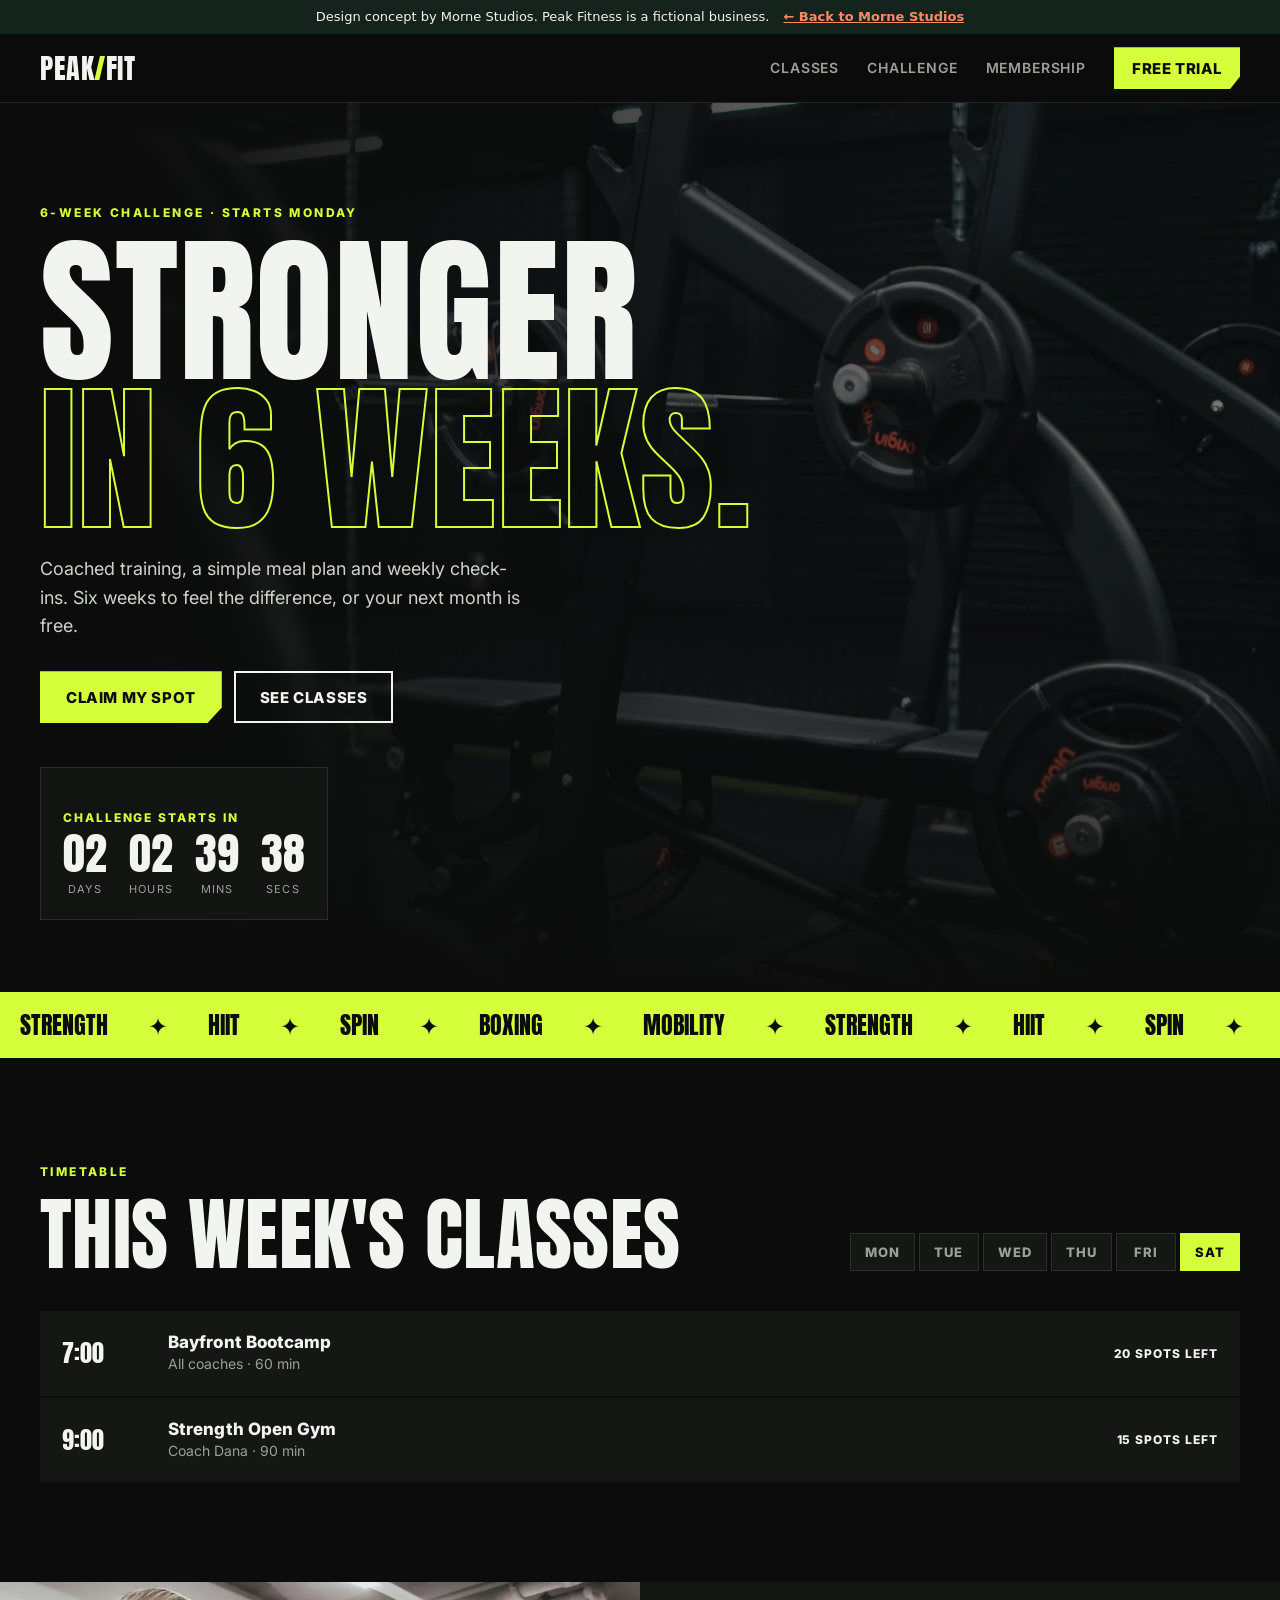
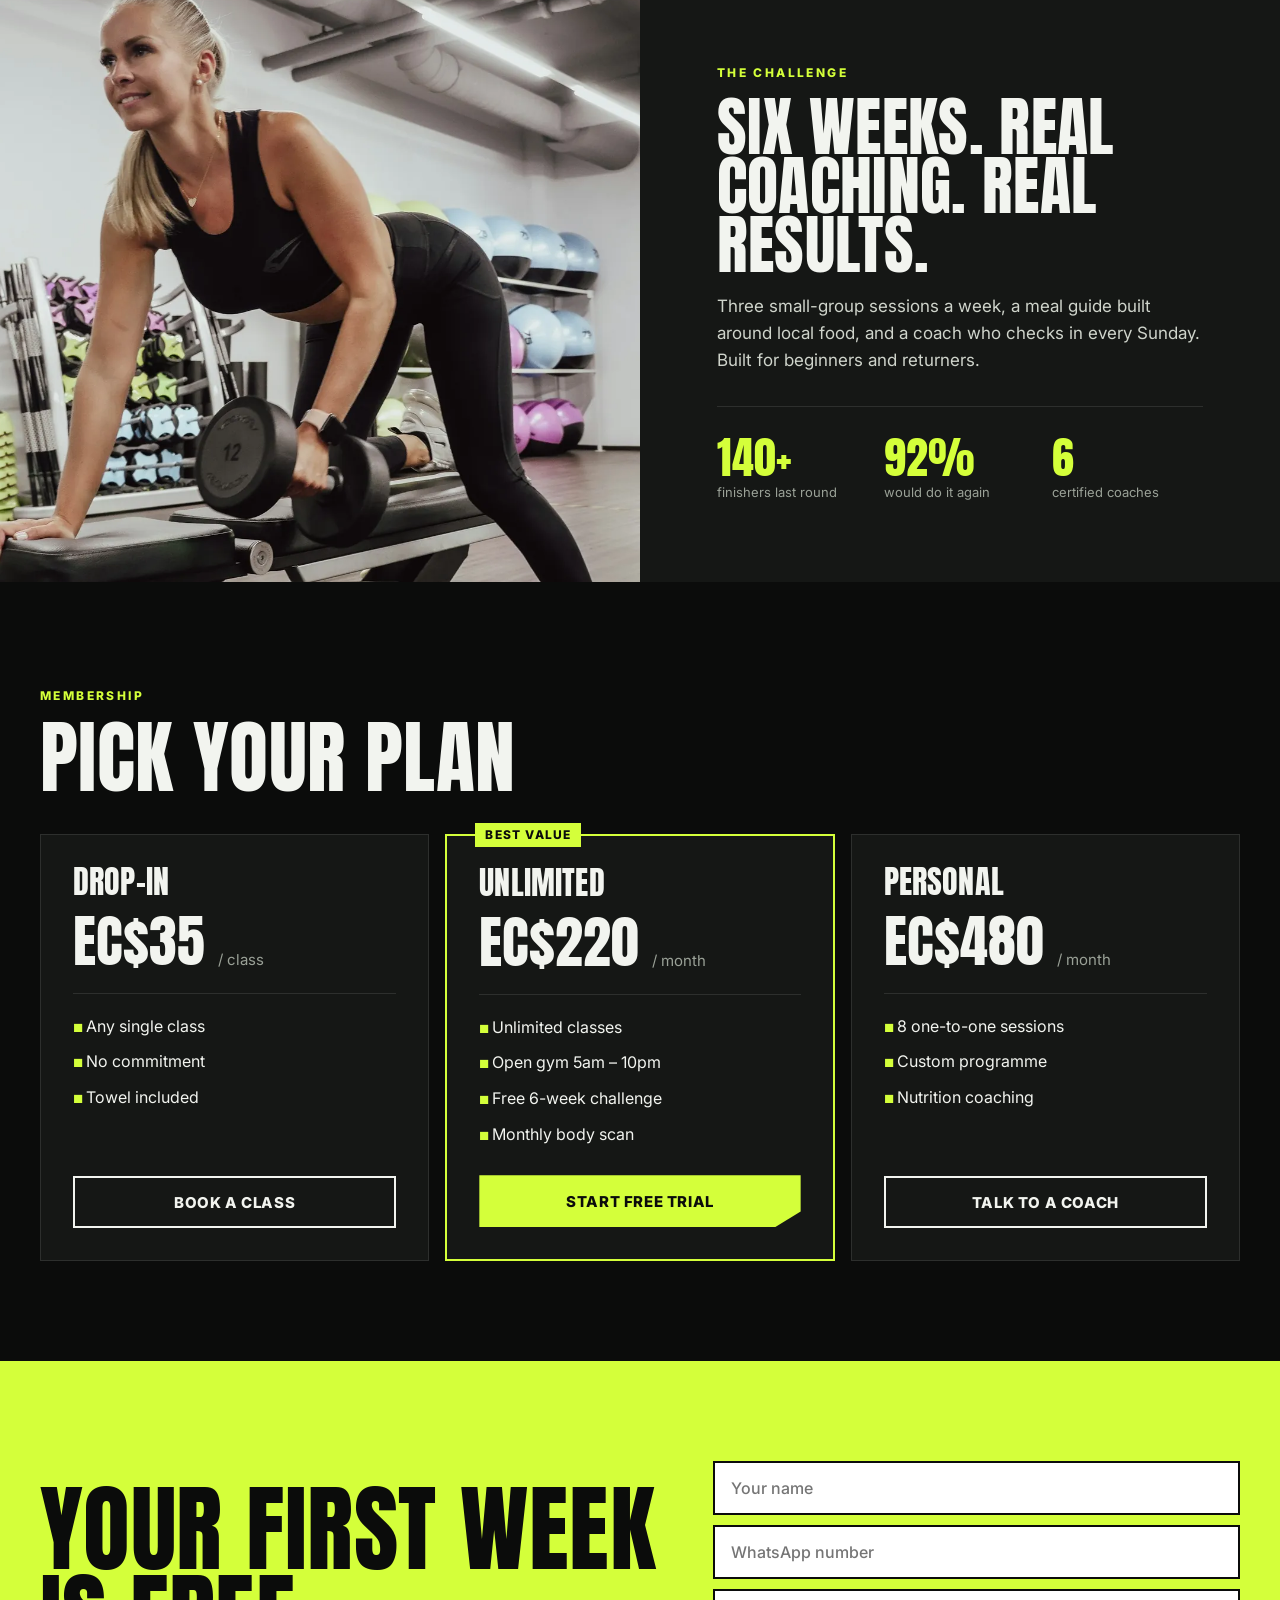
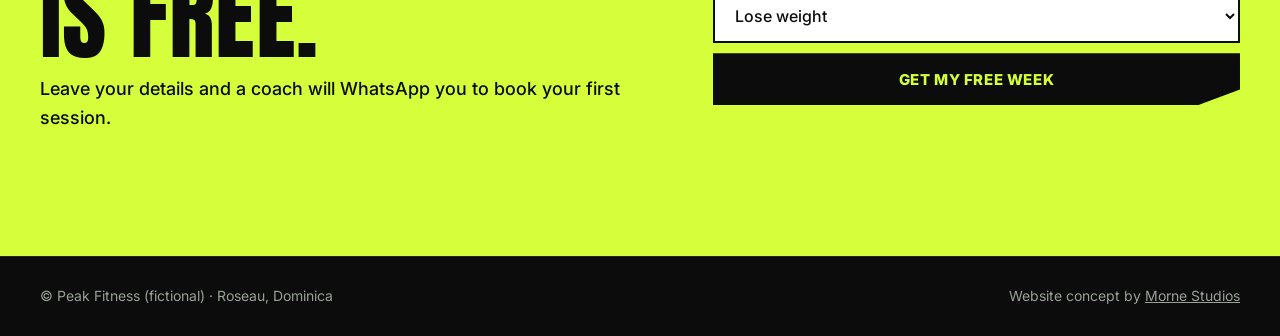
<file: concepts/peak-fitness/index.html>
<!doctype html>
<html lang="en">
  <head>
    <meta charset="UTF-8" />
    <meta name="viewport" content="width=device-width, initial-scale=1.0" />
    <title>Peak Fitness | Gym &amp; Classes, Roseau (Design Concept)</title>
    <meta name="description" content="A gym website concept by Morne Studios for a fictional fitness studio in Dominica." />
    <meta name="robots" content="noindex" />
    <link rel="preconnect" href="https://fonts.googleapis.com" />
    <link rel="preconnect" href="https://fonts.gstatic.com" crossorigin />
    <link href="https://fonts.googleapis.com/css2?family=Anton&family=Inter:wght@400;500;600;800&display=swap" rel="stylesheet" />
    <style>
      :root {
        --bg: #0b0c0b;
        --bg-2: #151715;
        --bg-3: #1e211e;
        --line: rgba(255,255,255,.1);
        --text: #f2f4ef;
        --muted: #9aa197;
        --volt: #d4ff3a;
        --display: "Anton", Impact, sans-serif;
        --sans: "Inter", system-ui, sans-serif;
      }
      * { box-sizing: border-box; }
      html { scroll-behavior: smooth; scroll-padding-top: 76px; }
      body { margin: 0; background: var(--bg); color: var(--text); font: 400 1rem/1.6 var(--sans); overflow-x: hidden; }
      img { display: block; max-width: 100%; height: auto; }
      a { color: inherit; }
      h1, h2, h3 { margin: 0; font-family: var(--display); font-weight: 400; line-height: .92; text-transform: uppercase; letter-spacing: .005em; }
      p { margin: 0; }
      .wrap { width: min(1200px, 100% - 32px); margin-inline: auto; }
      .concept-bar { display: flex; flex-wrap: wrap; justify-content: center; gap: 4px 14px; padding: 8px 16px; background: #14231c; color: #f5f2ea; font: 500 0.8125rem/1.4 system-ui, sans-serif; text-align: center; }
      .concept-bar a { color: #ff8a66; font-weight: 600; }

      .btn { display: inline-flex; align-items: center; justify-content: center; gap: 8px; min-height: 52px; padding: 0 26px; border: 0; background: var(--volt); color: #0b0c0b; font: 800 .9375rem var(--sans); letter-spacing: .04em; text-transform: uppercase; text-decoration: none; cursor: pointer; clip-path: polygon(0 0, 100% 0, 100% 70%, 92% 100%, 0 100%); transition: filter .15s; }
      .btn:hover { filter: brightness(1.1); }
      .btn-ghost { background: transparent; color: var(--text); box-shadow: inset 0 0 0 2px var(--text); clip-path: none; }
      .label { display: inline-block; margin-bottom: 16px; color: var(--volt); font-size: .75rem; font-weight: 800; letter-spacing: .2em; text-transform: uppercase; }

      header { position: sticky; top: 0; z-index: 20; background: rgba(11,12,11,.85); backdrop-filter: blur(10px); border-bottom: 1px solid var(--line); }
      .head { display: flex; align-items: center; justify-content: space-between; height: 68px; }
      .logo { font-family: var(--display); font-size: 1.75rem; letter-spacing: .02em; text-decoration: none; text-transform: uppercase; }
      .logo span { color: var(--volt); }
      nav { display: flex; align-items: center; gap: 28px; font-size: .875rem; font-weight: 600; text-transform: uppercase; letter-spacing: .06em; }
      nav a { text-decoration: none; color: var(--muted); }
      nav a:hover { color: var(--text); }
      nav .btn { min-height: 42px; padding: 0 18px; color: #0b0c0b; }
      @media (max-width: 800px) { nav a:not(.btn) { display: none; } }

      .hero { position: relative; overflow: hidden; }
      .hero > img { position: absolute; inset: 0; width: 100%; height: 100%; object-fit: cover; opacity: .45; }
      .hero::after { content: ""; position: absolute; inset: 0; background: linear-gradient(90deg, var(--bg) 10%, transparent 80%), linear-gradient(0deg, var(--bg), transparent 40%); }
      .hero .wrap { position: relative; z-index: 1; padding: 96px 0 72px; }
      .hero h1 { font-size: clamp(4rem, 13vw, 10rem); }
      .hero h1 span { display: block; color: transparent; -webkit-text-stroke: 2px var(--volt); }
      .hero p { max-width: 30rem; margin-top: 22px; font-size: 1.125rem; color: #cfd4cb; }
      .hero-cta { display: flex; flex-wrap: wrap; gap: 12px; margin-top: 30px; }

      .countdown { display: inline-grid; grid-template-columns: repeat(4, auto); gap: 4px 22px; margin-top: 44px; padding: 18px 22px; border: 1px solid var(--line); background: rgba(21,23,21,.8); }
      .countdown p { grid-column: 1 / -1; font-size: .75rem; font-weight: 800; letter-spacing: .16em; text-transform: uppercase; color: var(--volt); }
      .countdown div { text-align: center; }
      .countdown b { display: block; font-family: var(--display); font-size: 2.75rem; font-weight: 400; line-height: 1; }
      .countdown small { font-size: .6875rem; color: var(--muted); text-transform: uppercase; letter-spacing: .1em; }

      .ticker { display: flex; overflow: hidden; background: var(--volt); color: #0b0c0b; }
      .ticker div { display: flex; gap: 40px; padding: 14px 20px; white-space: nowrap; font-family: var(--display); font-size: 1.5rem; text-transform: uppercase; animation: tick 25s linear infinite; }
      @keyframes tick { to { transform: translateX(-50%); } }
      @media (prefers-reduced-motion: reduce) { .ticker div { animation: none; } }

      section { padding: 100px 0; }
      .sec-head { display: flex; flex-wrap: wrap; justify-content: space-between; align-items: end; gap: 20px; margin-bottom: 40px; }
      .sec-head h2 { font-size: clamp(2.75rem, 7vw, 5rem); }

      /* Timetable */
      .days { display: flex; gap: 4px; overflow-x: auto; scrollbar-width: none; }
      .days button { flex: none; min-width: 60px; padding: 10px 14px; border: 1px solid var(--line); background: var(--bg-2); color: var(--muted); font: 800 .8125rem var(--sans); letter-spacing: .08em; text-transform: uppercase; cursor: pointer; }
      .days button[aria-pressed="true"] { background: var(--volt); border-color: var(--volt); color: #0b0c0b; }
      .classes { display: grid; gap: 2px; margin: 0; padding: 0; list-style: none; }
      .classes li { display: grid; grid-template-columns: 90px 1fr auto; align-items: center; gap: 16px; padding: 20px 22px; background: var(--bg-2); }
      .classes li:hover { background: var(--bg-3); }
      .classes time { font-family: var(--display); font-size: 1.5rem; }
      .classes h3 { font-family: var(--sans); font-size: 1.0625rem; font-weight: 800; text-transform: none; line-height: 1.3; }
      .classes p { font-size: .875rem; color: var(--muted); }
      .spots { font-size: .75rem; font-weight: 800; letter-spacing: .08em; text-transform: uppercase; }
      .spots.low { color: var(--volt); }
      .spots.full { color: #ff6b5a; }
      @media (max-width: 560px) { .classes li { grid-template-columns: 70px 1fr; } .spots { grid-column: 2; } }

      /* Split */
      .split { display: grid; gap: 0; background: var(--bg-2); }
      @media (min-width: 900px) { .split { grid-template-columns: 1fr 1fr; } }
      .split img { width: 100%; height: 100%; min-height: 380px; object-fit: cover; }
      .split-body { padding: clamp(40px, 6vw, 80px); align-self: center; }
      .split h2 { font-size: clamp(2.5rem, 5.5vw, 4rem); }
      .split p { margin-top: 18px; color: #cfd4cb; font-size: 1.0625rem; }
      .results { display: grid; grid-template-columns: repeat(3, 1fr); gap: 16px; margin-top: 32px; padding-top: 28px; border-top: 1px solid var(--line); }
      .results b { display: block; font-family: var(--display); font-size: 2.75rem; font-weight: 400; color: var(--volt); line-height: 1; }
      .results span { font-size: .8125rem; color: var(--muted); }

      /* Pricing */
      .plans { display: grid; gap: 16px; }
      @media (min-width: 900px) { .plans { grid-template-columns: repeat(3, 1fr); } }
      .plan { display: flex; flex-direction: column; padding: 32px; border: 1px solid var(--line); background: var(--bg-2); }
      .plan h3 { font-size: 2rem; }
      .plan .price { margin: 16px 0 4px; font-family: var(--display); font-size: 3.5rem; line-height: 1; }
      .plan .price small { font-family: var(--sans); font-size: .9375rem; color: var(--muted); }
      .plan ul { flex: 1; margin: 20px 0 28px; padding: 20px 0 0; border-top: 1px solid var(--line); list-style: none; display: grid; gap: 10px; align-content: start; }
      .plan li::before { content: "■ "; color: var(--volt); font-size: .7em; }
      .plan.hot { border: 2px solid var(--volt); position: relative; }
      .plan.hot::before { content: "Best value"; position: absolute; top: -13px; left: 28px; padding: 2px 10px; background: var(--volt); color: #0b0c0b; font-size: .75rem; font-weight: 800; letter-spacing: .1em; text-transform: uppercase; }

      /* Join */
      .join { background: var(--volt); color: #0b0c0b; }
      .join-grid { display: grid; gap: 40px; align-items: center; }
      @media (min-width: 900px) { .join-grid { grid-template-columns: 1.2fr 1fr; } }
      .join h2 { font-size: clamp(3rem, 8vw, 6rem); }
      .join p { margin-top: 14px; font-size: 1.125rem; font-weight: 500; }
      .join form { display: grid; gap: 10px; }
      .join input, .join select { min-height: 54px; padding: 0 16px; border: 2px solid #0b0c0b; background: #fff; font: 500 1rem var(--sans); color: #0b0c0b; }
      .join .btn { background: #0b0c0b; color: var(--volt); }
      .join .msg { font-weight: 700; min-height: 1.5em; }

      footer { padding: 28px 0 28px; border-top: 1px solid var(--line); color: var(--muted); font-size: .875rem; }
      footer .wrap { display: flex; flex-wrap: wrap; justify-content: space-between; gap: 10px; }
    </style>
  </head>
  <body>
    <div class="concept-bar">
      <span>Design concept by Morne Studios. Peak Fitness is a fictional business.</span>
      <a href="../../index.html#concepts">← Back to Morne Studios</a>
    </div>

    <header>
      <div class="wrap head">
        <a class="logo" href="#">Peak<span>/</span>Fit</a>
        <nav>
          <a href="#classes">Classes</a>
          <a href="#challenge">Challenge</a>
          <a href="#plans">Membership</a>
          <a class="btn" href="#join">Free trial</a>
        </nav>
      </div>
    </header>

    <main>
      <div class="hero">
        <img src="img/hero.webp" alt="" width="1067" height="1600" />
        <div class="wrap">
          <span class="label">6-week challenge · Starts Monday</span>
          <h1>Stronger<span>in 6 weeks.</span></h1>
          <p>Coached training, a simple meal plan and weekly check-ins. Six weeks to feel the difference, or your next month is free.</p>
          <div class="hero-cta">
            <a class="btn" href="#join">Claim my spot</a>
            <a class="btn btn-ghost" href="#classes">See classes</a>
          </div>
          <div class="countdown" data-countdown>
            <p>Challenge starts in</p>
            <div><b data-d>00</b><small>Days</small></div>
            <div><b data-h>00</b><small>Hours</small></div>
            <div><b data-m>00</b><small>Mins</small></div>
            <div><b data-s>00</b><small>Secs</small></div>
          </div>
        </div>
      </div>

      <div class="ticker" aria-hidden="true">
        <div>
          <span>Strength</span><span>✦</span><span>HIIT</span><span>✦</span><span>Spin</span><span>✦</span><span>Boxing</span><span>✦</span><span>Mobility</span><span>✦</span>
          <span>Strength</span><span>✦</span><span>HIIT</span><span>✦</span><span>Spin</span><span>✦</span><span>Boxing</span><span>✦</span><span>Mobility</span><span>✦</span>
        </div>
      </div>

      <section id="classes">
        <div class="wrap">
          <div class="sec-head">
            <div><span class="label">Timetable</span><h2>This week's classes</h2></div>
            <div class="days" role="group" aria-label="Choose a day" data-days></div>
          </div>
          <ul class="classes" data-classes></ul>
        </div>
      </section>

      <div class="split" id="challenge">
        <img src="img/coach.webp" alt="A woman doing a dumbbell row in a bright gym" width="1600" height="900" loading="lazy" />
        <div class="split-body">
          <span class="label">The challenge</span>
          <h2>Six weeks. Real coaching. Real results.</h2>
          <p>Three small-group sessions a week, a meal guide built around local food, and a coach who checks in every Sunday. Built for beginners and returners.</p>
          <div class="results">
            <div><b>140+</b><span>finishers last round</span></div>
            <div><b>92%</b><span>would do it again</span></div>
            <div><b>6</b><span>certified coaches</span></div>
          </div>
        </div>
      </div>

      <section id="plans">
        <div class="wrap">
          <div class="sec-head"><div><span class="label">Membership</span><h2>Pick your plan</h2></div></div>
          <div class="plans">
            <article class="plan">
              <h3>Drop-in</h3>
              <p class="price">EC$35 <small>/ class</small></p>
              <ul><li>Any single class</li><li>No commitment</li><li>Towel included</li></ul>
              <a class="btn btn-ghost" href="#join">Book a class</a>
            </article>
            <article class="plan hot">
              <h3>Unlimited</h3>
              <p class="price">EC$220 <small>/ month</small></p>
              <ul><li>Unlimited classes</li><li>Open gym 5am – 10pm</li><li>Free 6-week challenge</li><li>Monthly body scan</li></ul>
              <a class="btn" href="#join">Start free trial</a>
            </article>
            <article class="plan">
              <h3>Personal</h3>
              <p class="price">EC$480 <small>/ month</small></p>
              <ul><li>8 one-to-one sessions</li><li>Custom programme</li><li>Nutrition coaching</li></ul>
              <a class="btn btn-ghost" href="#join">Talk to a coach</a>
            </article>
          </div>
        </div>
      </section>

      <section class="join" id="join">
        <div class="wrap join-grid">
          <div>
            <h2>Your first week is free.</h2>
            <p>Leave your details and a coach will WhatsApp you to book your first session.</p>
          </div>
          <form data-join>
            <input type="text" placeholder="Your name" required aria-label="Your name" />
            <input type="tel" placeholder="WhatsApp number" required aria-label="WhatsApp number" />
            <select aria-label="Goal">
              <option>Lose weight</option>
              <option>Build strength</option>
              <option>Join the 6-week challenge</option>
              <option>Just get moving</option>
            </select>
            <button class="btn" type="submit">Get my free week</button>
            <p class="msg" data-msg aria-live="polite"></p>
          </form>
        </div>
      </section>
    </main>

    <footer>
      <div class="wrap">
        <span>© Peak Fitness (fictional) · Roseau, Dominica</span>
        <span>Website concept by <a href="../../index.html">Morne Studios</a></span>
      </div>
    </footer>

    <script>
      // Countdown to next Monday 6am
      const target = new Date();
      target.setDate(target.getDate() + ((8 - target.getDay()) % 7 || 7));
      target.setHours(6, 0, 0, 0);
      const pad = (n) => String(n).padStart(2, "0");
      const els = ["d", "h", "m", "s"].map((k) => document.querySelector(`[data-${k}]`));
      const tick = () => {
        const diff = Math.max(0, target - new Date());
        const parts = [diff / 864e5, (diff / 36e5) % 24, (diff / 6e4) % 60, (diff / 1e3) % 60].map(Math.floor);
        parts.forEach((v, i) => (els[i].textContent = pad(v)));
      };
      tick();
      setInterval(tick, 1000);

      // Timetable
      const days = ["Mon", "Tue", "Wed", "Thu", "Fri", "Sat"];
      const schedule = {
        Mon: [["5:30", "Strength Foundations", "Coach Dana · 45 min", 4], ["12:00", "Lunch HIIT", "Coach Marlon · 30 min", 0], ["17:30", "Spin", "Coach Ria · 45 min", 9], ["18:30", "Boxing Basics", "Coach Marlon · 60 min", 2]],
        Tue: [["6:00", "Mobility Flow", "Coach Ria · 45 min", 12], ["17:30", "Challenge Group", "Coach Dana · 60 min", 3], ["18:45", "HIIT", "Coach Marlon · 45 min", 6]],
        Wed: [["5:30", "Strength Foundations", "Coach Dana · 45 min", 7], ["12:00", "Lunch HIIT", "Coach Marlon · 30 min", 5], ["17:30", "Spin", "Coach Ria · 45 min", 0]],
        Thu: [["6:00", "Mobility Flow", "Coach Ria · 45 min", 10], ["17:30", "Challenge Group", "Coach Dana · 60 min", 1], ["18:45", "Boxing Basics", "Coach Marlon · 60 min", 8]],
        Fri: [["5:30", "Full Body Burn", "Coach Dana · 45 min", 6], ["17:00", "Friday Spin Party", "Coach Ria · 45 min", 2]],
        Sat: [["7:00", "Bayfront Bootcamp", "All coaches · 60 min", 20], ["9:00", "Strength Open Gym", "Coach Dana · 90 min", 15]],
      };
      const dayWrap = document.querySelector("[data-days]");
      const list = document.querySelector("[data-classes]");
      const today = days[(new Date().getDay() + 6) % 7] || "Mon";
      const render = (day) => {
        dayWrap.querySelectorAll("button").forEach((b) => b.setAttribute("aria-pressed", String(b.textContent === day)));
        list.innerHTML = schedule[day]
          .map(([time, name, coach, spots]) => {
            const cls = spots === 0 ? "full" : spots <= 4 ? "low" : "";
            const label = spots === 0 ? "Full · waitlist" : `${spots} spots left`;
            return `<li><time>${time}</time><div><h3>${name}</h3><p>${coach}</p></div><span class="spots ${cls}">${label}</span></li>`;
          })
          .join("");
      };
      days.forEach((d) => {
        const b = document.createElement("button");
        b.type = "button";
        b.textContent = d;
        b.addEventListener("click", () => render(d));
        dayWrap.append(b);
      });
      render(schedule[today] ? today : "Mon");

      // Join form (demo)
      document.querySelector("[data-join]").addEventListener("submit", (e) => {
        e.preventDefault();
        document.querySelector("[data-msg]").textContent = "You're in! (Demo only, nothing was sent.)";
      });
    </script>
  </body>
</html>
</file>
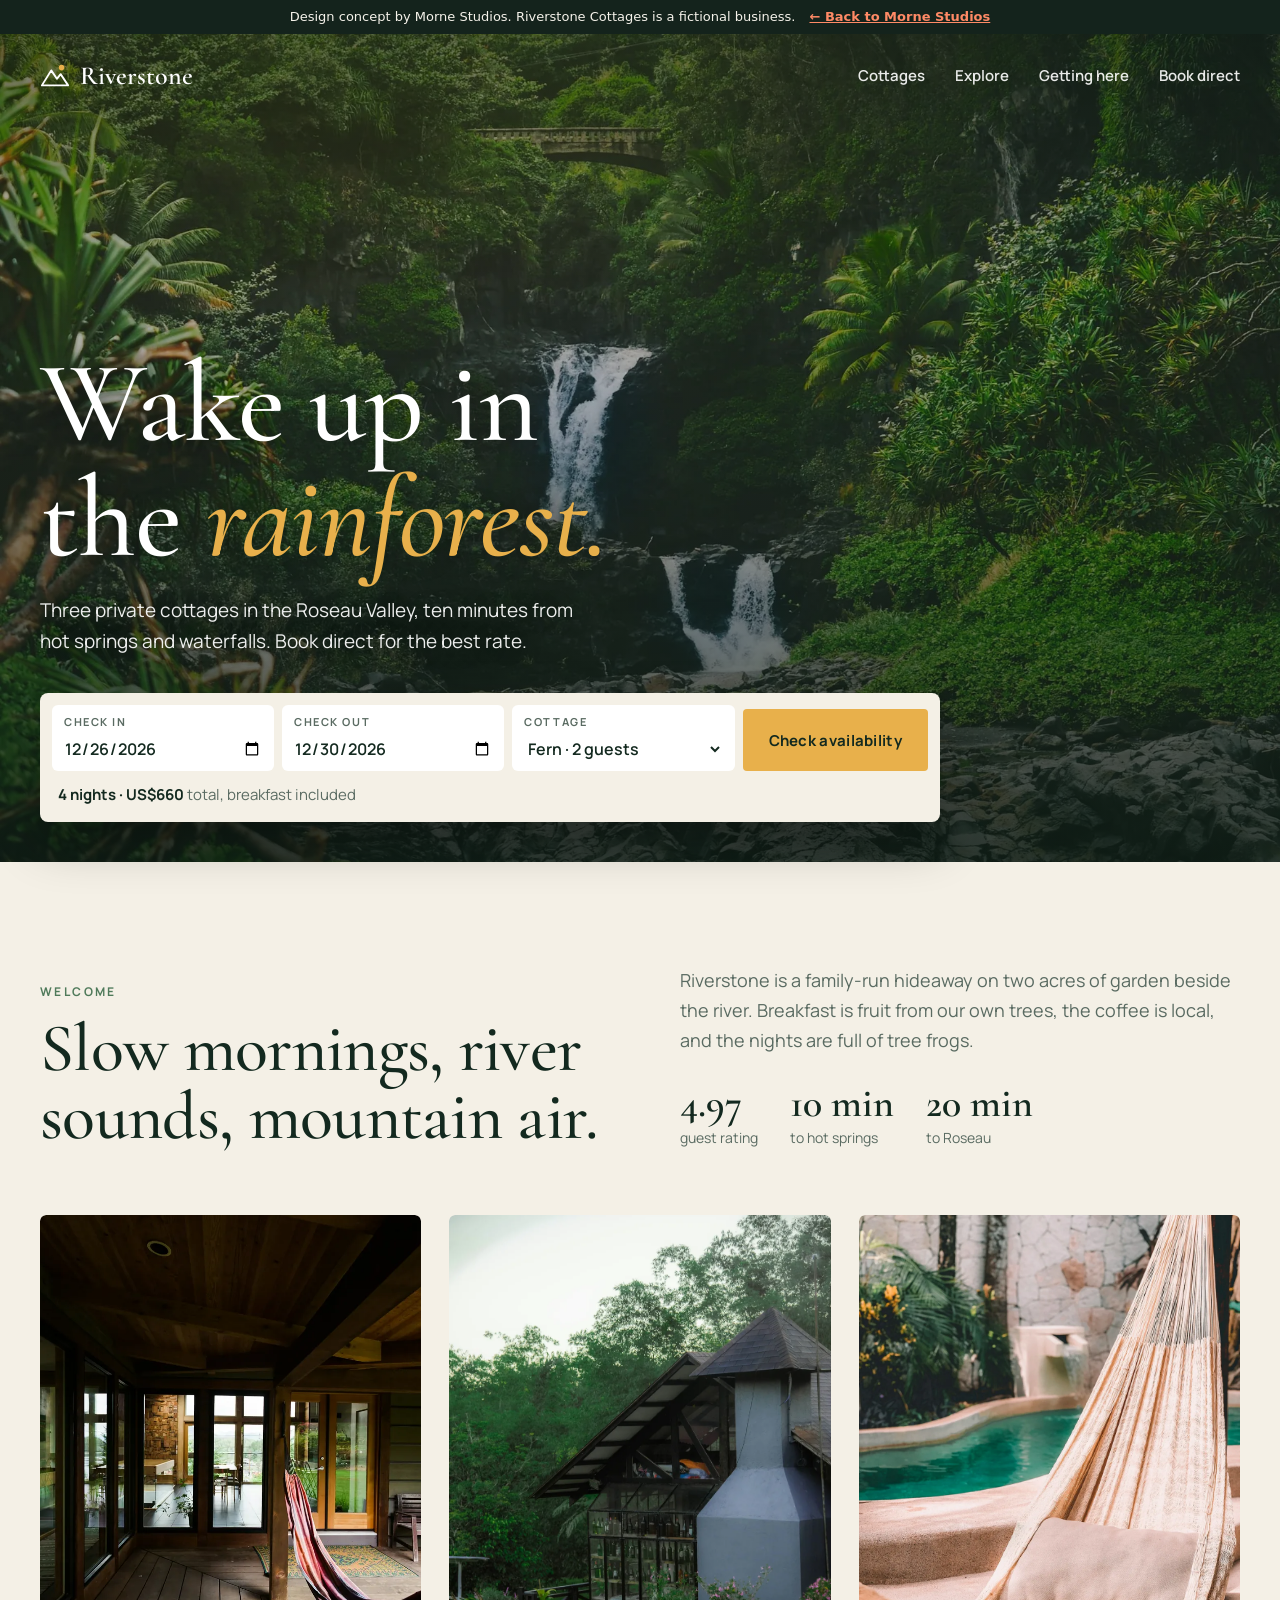
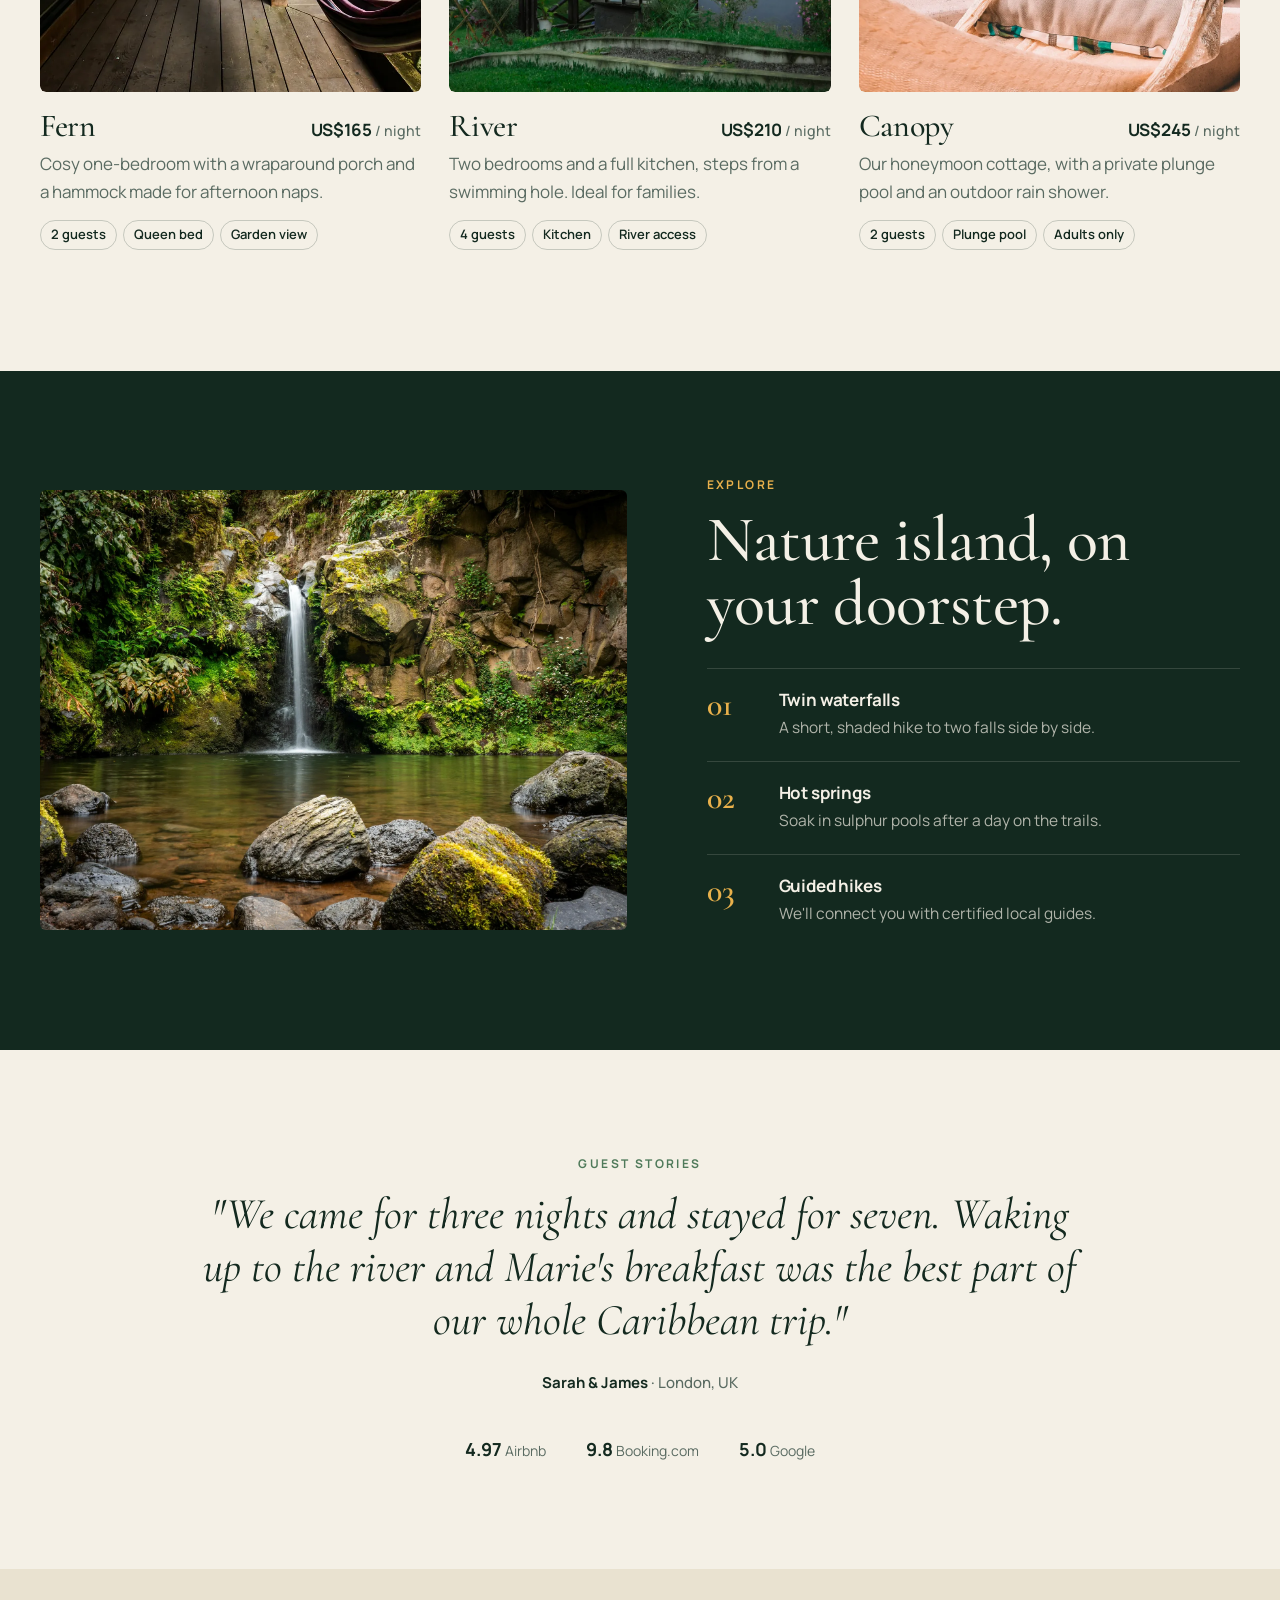
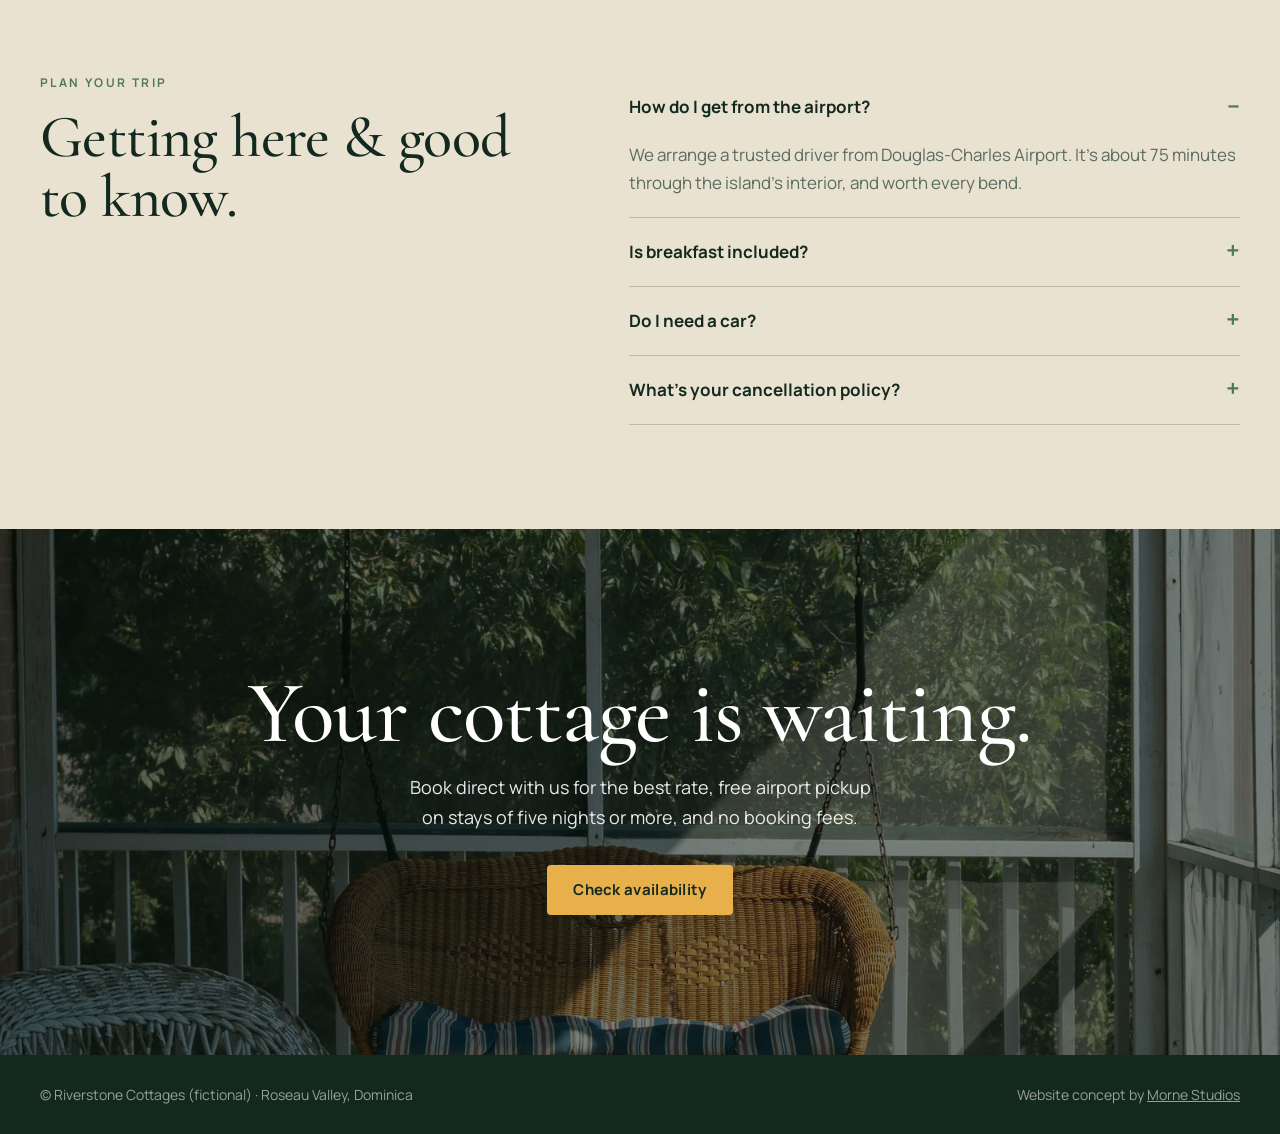
<file: concepts/riverstone/index.html>
<!doctype html>
<html lang="en">
  <head>
    <meta charset="UTF-8" />
    <meta name="viewport" content="width=device-width, initial-scale=1.0" />
    <title>Riverstone Cottages | Rainforest Stays, Dominica (Design Concept)</title>
    <meta name="description" content="A guesthouse website concept by Morne Studios for fictional rainforest cottages in Dominica." />
    <meta name="robots" content="noindex" />
    <link rel="preconnect" href="https://fonts.googleapis.com" />
    <link rel="preconnect" href="https://fonts.gstatic.com" crossorigin />
    <link href="https://fonts.googleapis.com/css2?family=Cormorant+Garamond:ital,wght@0,500;0,600;1,500&family=Manrope:wght@400;500;600;700&display=swap" rel="stylesheet" />
    <style>
      :root {
        --forest: #13291f;
        --forest-2: #1f3d2f;
        --leaf: #4f7a5a;
        --sand: #f4f0e6;
        --sand-2: #e9e2d0;
        --sun: #e8b04b;
        --ink: #13291f;
        --muted: #5a6b62;
        --serif: "Cormorant Garamond", Georgia, serif;
        --sans: "Manrope", system-ui, sans-serif;
      }
      * { box-sizing: border-box; }
      html { scroll-behavior: smooth; scroll-padding-top: 80px; }
      body { margin: 0; background: var(--sand); color: var(--ink); font: 400 1.0625rem/1.65 var(--sans); overflow-x: hidden; }
      img { display: block; max-width: 100%; height: auto; }
      a { color: inherit; }
      h1, h2, h3 { margin: 0; font-family: var(--serif); font-weight: 500; line-height: 1; letter-spacing: -0.01em; }
      p { margin: 0; }
      .wrap { width: min(1200px, 100% - 32px); margin-inline: auto; }
      .concept-bar { display: flex; flex-wrap: wrap; justify-content: center; gap: 4px 14px; padding: 8px 16px; background: #14231c; color: #f5f2ea; font: 500 0.8125rem/1.4 system-ui, sans-serif; text-align: center; }
      .concept-bar a { color: #ff8a66; font-weight: 600; }

      .eyebrow { display: block; margin-bottom: 14px; font-size: .75rem; font-weight: 700; letter-spacing: .2em; text-transform: uppercase; color: var(--leaf); }
      .btn { display: inline-flex; align-items: center; justify-content: center; min-height: 50px; padding: 0 26px; border: 0; border-radius: 4px; background: var(--sun); color: var(--forest); font: 700 .9375rem var(--sans); letter-spacing: .02em; text-decoration: none; cursor: pointer; transition: transform .15s, background .15s; }
      .btn:hover { background: #f2c065; transform: translateY(-1px); }
      .btn-dark { background: var(--forest); color: var(--sand); }
      .btn-dark:hover { background: var(--forest-2); }

      /* Hero */
      .hero { position: relative; min-height: min(92vh, 860px); display: flex; flex-direction: column; color: #fff; }
      .hero > img { position: absolute; inset: 0; z-index: 0; width: 100%; height: 100%; object-fit: cover; }
      .hero::after { content: ""; position: absolute; inset: 0; background: linear-gradient(180deg, rgba(10,25,18,.6) 0%, rgba(10,25,18,.2) 30%, rgba(10,25,18,.35) 55%, rgba(10,25,18,.8) 100%); }
      @media (max-width: 799px) { .hero::after { background: linear-gradient(180deg, rgba(10,25,18,.7), rgba(10,25,18,.55) 50%, rgba(10,25,18,.85)); } .booking { grid-template-columns: 1fr 1fr; } .booking label:nth-of-type(3), .booking .btn { grid-column: 1 / -1; } .booking .btn { min-height: 52px; } }
      .hero > * { position: relative; z-index: 1; }
      .head { display: flex; align-items: center; justify-content: space-between; height: 84px; }
      .logo { display: flex; align-items: center; gap: 10px; font-family: var(--serif); font-size: 1.625rem; font-weight: 600; text-decoration: none; }
      .logo svg { width: 30px; height: 30px; }
      .head nav { display: flex; gap: 30px; font-size: .9375rem; font-weight: 600; }
      .head nav a { text-decoration: none; opacity: .9; }
      .head nav a:hover { opacity: 1; }
      @media (max-width: 800px) { .head nav a:not(:last-child) { display: none; } }
      .hero-body { margin-top: auto; padding: 40px 0; }
      .hero h1, .hero-body > p { text-shadow: 0 2px 24px rgba(0,0,0,.35); }
      .hero h1 { max-width: 12ch; font-size: clamp(3.25rem, 9vw, 7.5rem); font-weight: 500; }
      .hero h1 em { font-style: italic; color: var(--sun); }
      .hero-body > p { max-width: 34rem; margin-top: 18px; font-size: 1.1875rem; opacity: .92; }

      /* Booking widget */
      .booking { display: grid; gap: 8px; margin-top: 36px; padding: 12px; border-radius: 8px; background: var(--sand); color: var(--ink); box-shadow: 0 20px 50px rgba(0,0,0,.3); }
      @media (min-width: 800px) { .booking { grid-template-columns: 1fr 1fr 1fr auto; align-items: end; max-width: 900px; } }
      .booking label { display: grid; gap: 4px; padding: 8px 12px; border-radius: 6px; background: #fff; font-size: .6875rem; font-weight: 700; letter-spacing: .14em; text-transform: uppercase; color: var(--muted); }
      .booking input, .booking select { border: 0; padding: 2px 0; background: transparent; color: var(--ink); font: 600 1rem var(--sans); outline: none; width: 100%; }
      .booking .btn { min-height: 62px; }
      .quote { grid-column: 1 / -1; padding: 4px 6px 2px; font-size: .9375rem; color: var(--muted); }
      .quote b { color: var(--ink); }

      section { padding: 104px 0; }
      .intro { display: grid; gap: 32px; }
      @media (min-width: 900px) { .intro { grid-template-columns: 1fr 1fr; gap: 80px; align-items: end; } }
      .intro h2 { font-size: clamp(2.5rem, 5.5vw, 4.25rem); }
      .intro p { font-size: 1.125rem; color: var(--muted); }
      .stats { display: flex; flex-wrap: wrap; gap: 32px; margin-top: 28px; }
      .stats b { display: block; font-family: var(--serif); font-size: 2.5rem; font-weight: 600; line-height: 1; }
      .stats span { font-size: .875rem; color: var(--muted); }

      /* Cottages */
      .cottages { display: grid; gap: 28px; margin-top: 64px; }
      @media (min-width: 900px) { .cottages { grid-template-columns: repeat(3, 1fr); } }
      .cottage img { width: 100%; aspect-ratio: 4/5; object-fit: cover; border-radius: 6px; transition: transform .4s; }
      .cottage figure { margin: 0; overflow: hidden; border-radius: 6px; }
      .cottage:hover img { transform: scale(1.04); }
      .cottage-top { display: flex; justify-content: space-between; align-items: baseline; gap: 12px; margin-top: 18px; }
      .cottage h3 { font-size: 2rem; }
      .cottage .rate { font-weight: 700; white-space: nowrap; }
      .cottage .rate small { font-weight: 500; color: var(--muted); }
      .cottage p { margin-top: 6px; color: var(--muted); }
      .amen { display: flex; flex-wrap: wrap; gap: 6px; margin-top: 14px; padding: 0; list-style: none; }
      .amen li { padding: 3px 10px; border: 1px solid rgba(19,41,31,.2); border-radius: 999px; font-size: .8125rem; font-weight: 600; }

      /* Experiences */
      .exp { background: var(--forest); color: var(--sand); }
      .exp .eyebrow { color: var(--sun); }
      .exp-grid { display: grid; gap: 48px; align-items: center; }
      @media (min-width: 900px) { .exp-grid { grid-template-columns: 1.1fr 1fr; gap: 80px; } }
      .exp img { width: 100%; aspect-ratio: 4/3; object-fit: cover; border-radius: 6px; }
      .exp h2 { font-size: clamp(2.5rem, 5vw, 4rem); }
      .exp-list { margin: 32px 0 0; padding: 0; list-style: none; }
      .exp-list li { display: grid; grid-template-columns: 56px 1fr; gap: 4px 16px; padding: 20px 0; border-top: 1px solid rgba(244,240,230,.15); }
      .exp-list b { grid-row: span 2; font-family: var(--serif); font-size: 2rem; font-weight: 600; color: var(--sun); line-height: 1; }
      .exp-list h3 { font-family: var(--sans); font-size: 1.0625rem; font-weight: 700; line-height: 1.3; }
      .exp-list p { color: rgba(244,240,230,.7); font-size: .9688rem; }

      /* Reviews */
      .quote-big { max-width: 900px; margin: 0 auto; text-align: center; }
      .quote-big blockquote { margin: 0; font-family: var(--serif); font-size: clamp(1.75rem, 3.6vw, 2.75rem); font-style: italic; line-height: 1.2; }
      .quote-big cite { display: block; margin-top: 24px; font-style: normal; font-weight: 700; font-size: .9375rem; }
      .quote-big cite span { color: var(--muted); font-weight: 500; }
      .badges { display: flex; flex-wrap: wrap; justify-content: center; gap: 12px 40px; margin-top: 40px; color: var(--muted); font-size: .875rem; }
      .badges b { color: var(--ink); font-size: 1.125rem; }

      /* Getting here */
      .here { background: var(--sand-2); }
      .here-grid { display: grid; gap: 48px; }
      @media (min-width: 900px) { .here-grid { grid-template-columns: 1fr 1.2fr; gap: 80px; } }
      .here h2 { font-size: clamp(2.5rem, 5vw, 3.75rem); }
      details { border-bottom: 1px solid rgba(19,41,31,.2); }
      summary { padding: 20px 0; font-weight: 700; cursor: pointer; list-style: none; display: flex; justify-content: space-between; gap: 16px; }
      summary::-webkit-details-marker { display: none; }
      summary::after { content: "+"; font-size: 1.5rem; line-height: 1; color: var(--leaf); }
      details[open] summary::after { content: "–"; }
      details p { padding-bottom: 20px; color: var(--muted); }

      .cta { position: relative; padding: 140px 0; color: #fff; text-align: center; overflow: hidden; }
      .cta img { position: absolute; inset: 0; width: 100%; height: 100%; object-fit: cover; }
      .cta::after { content: ""; position: absolute; inset: 0; background: rgba(10,25,18,.55); }
      .cta .wrap { position: relative; z-index: 1; }
      .cta h2 { font-size: clamp(2.75rem, 7vw, 5.5rem); }
      .cta p { margin: 16px auto 32px; max-width: 30rem; font-size: 1.125rem; opacity: .9; }

      footer { padding: 28px 0; background: var(--forest); color: rgba(244,240,230,.6); font-size: .875rem; }
      footer .wrap { display: flex; flex-wrap: wrap; justify-content: space-between; gap: 10px; }
    </style>
  </head>
  <body>
    <div class="concept-bar">
      <span>Design concept by Morne Studios. Riverstone Cottages is a fictional business.</span>
      <a href="../../index.html#concepts">← Back to Morne Studios</a>
    </div>

    <header class="hero">
      <img src="img/hero.webp" alt="A lush green valley with twin waterfalls and mountains in morning light" width="1200" height="1600" />
      <div class="wrap head">
        <a class="logo" href="#">
          <svg viewBox="0 0 32 32" aria-hidden="true"><path d="M2 26 12 10l6 9 4-5 8 12z" fill="none" stroke="currentColor" stroke-width="2" stroke-linejoin="round"/><circle cx="23" cy="7" r="3" fill="#e8b04b"/></svg>
          Riverstone
        </a>
        <nav>
          <a href="#stay">Cottages</a>
          <a href="#explore">Explore</a>
          <a href="#here">Getting here</a>
          <a href="#book">Book direct</a>
        </nav>
      </div>
      <div class="wrap hero-body">
        <h1>Wake up in the <em>rainforest.</em></h1>
        <p>Three private cottages in the Roseau Valley, ten minutes from hot springs and waterfalls. Book direct for the best rate.</p>

        <form class="booking" id="book" onsubmit="return false">
          <label>Check in<input type="date" data-in /></label>
          <label>Check out<input type="date" data-out /></label>
          <label>Cottage
            <select data-cottage>
              <option value="165">Fern · 2 guests</option>
              <option value="210">River · 4 guests</option>
              <option value="245">Canopy · 2 guests</option>
            </select>
          </label>
          <button class="btn" type="submit">Check availability</button>
          <p class="quote" data-quote aria-live="polite"></p>
        </form>
      </div>
    </header>

    <main>
      <section>
        <div class="wrap intro">
          <div>
            <span class="eyebrow">Welcome</span>
            <h2>Slow mornings, river sounds, mountain air.</h2>
          </div>
          <div>
            <p>Riverstone is a family-run hideaway on two acres of garden beside the river. Breakfast is fruit from our own trees, the coffee is local, and the nights are full of tree frogs.</p>
            <div class="stats">
              <div><b>4.97</b><span>guest rating</span></div>
              <div><b>10 min</b><span>to hot springs</span></div>
              <div><b>20 min</b><span>to Roseau</span></div>
            </div>
          </div>
        </div>

        <div class="wrap cottages" id="stay">
          <article class="cottage">
            <figure><img src="img/porch.webp" alt="A wooden porch with a striped hammock looking out to trees" width="1600" height="1067" loading="lazy" /></figure>
            <div class="cottage-top"><h3>Fern</h3><span class="rate">US$165 <small>/ night</small></span></div>
            <p>Cosy one-bedroom with a wraparound porch and a hammock made for afternoon naps.</p>
            <ul class="amen"><li>2 guests</li><li>Queen bed</li><li>Garden view</li></ul>
          </article>
          <article class="cottage">
            <figure><img src="img/lodge.webp" alt="A wood and glass cottage surrounded by tropical garden" width="1068" height="1600" loading="lazy" /></figure>
            <div class="cottage-top"><h3>River</h3><span class="rate">US$210 <small>/ night</small></span></div>
            <p>Two bedrooms and a full kitchen, steps from a swimming hole. Ideal for families.</p>
            <ul class="amen"><li>4 guests</li><li>Kitchen</li><li>River access</li></ul>
          </article>
          <article class="cottage">
            <figure><img src="img/pool.webp" alt="A woven hammock beside a small turquoise plunge pool" width="1200" height="1600" loading="lazy" /></figure>
            <div class="cottage-top"><h3>Canopy</h3><span class="rate">US$245 <small>/ night</small></span></div>
            <p>Our honeymoon cottage, with a private plunge pool and an outdoor rain shower.</p>
            <ul class="amen"><li>2 guests</li><li>Plunge pool</li><li>Adults only</li></ul>
          </article>
        </div>
      </section>

      <section class="exp" id="explore">
        <div class="wrap exp-grid">
          <img src="img/waterfall.webp" alt="A waterfall pouring into a clear rocky pool surrounded by ferns" width="1600" height="1201" loading="lazy" />
          <div>
            <span class="eyebrow">Explore</span>
            <h2>Nature island, on your doorstep.</h2>
            <ul class="exp-list">
              <li><b>01</b><h3>Twin waterfalls</h3><p>A short, shaded hike to two falls side by side.</p></li>
              <li><b>02</b><h3>Hot springs</h3><p>Soak in sulphur pools after a day on the trails.</p></li>
              <li><b>03</b><h3>Guided hikes</h3><p>We'll connect you with certified local guides.</p></li>
            </ul>
          </div>
        </div>
      </section>

      <section>
        <div class="wrap quote-big">
          <span class="eyebrow">Guest stories</span>
          <blockquote>"We came for three nights and stayed for seven. Waking up to the river and Marie's breakfast was the best part of our whole Caribbean trip."</blockquote>
          <cite>Sarah &amp; James <span>· London, UK</span></cite>
          <div class="badges">
            <span><b>4.97</b> Airbnb</span>
            <span><b>9.8</b> Booking.com</span>
            <span><b>5.0</b> Google</span>
          </div>
        </div>
      </section>

      <section class="here" id="here">
        <div class="wrap here-grid">
          <div>
            <span class="eyebrow">Plan your trip</span>
            <h2>Getting here &amp; good to know.</h2>
          </div>
          <div>
            <details open><summary>How do I get from the airport?</summary><p>We arrange a trusted driver from Douglas-Charles Airport. It's about 75 minutes through the island's interior, and worth every bend.</p></details>
            <details><summary>Is breakfast included?</summary><p>Yes. A tropical breakfast with fruit from our garden, fresh bread and local coffee is served on your porch each morning.</p></details>
            <details><summary>Do I need a car?</summary><p>Not necessarily. Buses pass at the gate and we can book drivers and guides for day trips.</p></details>
            <details><summary>What's your cancellation policy?</summary><p>Free cancellation up to 14 days before arrival when you book direct.</p></details>
          </div>
        </div>
      </section>

      <section class="cta">
        <img src="img/swing.webp" alt="" width="1067" height="1600" loading="lazy" />
        <div class="wrap">
          <h2>Your cottage is waiting.</h2>
          <p>Book direct with us for the best rate, free airport pickup on stays of five nights or more, and no booking fees.</p>
          <a class="btn" href="#book">Check availability</a>
        </div>
      </section>
    </main>

    <footer>
      <div class="wrap">
        <span>© Riverstone Cottages (fictional) · Roseau Valley, Dominica</span>
        <span>Website concept by <a href="../../index.html">Morne Studios</a></span>
      </div>
    </footer>

    <script>
      // Booking widget: default dates and a live price estimate
      const checkIn = document.querySelector("[data-in]");
      const checkOut = document.querySelector("[data-out]");
      const cottage = document.querySelector("[data-cottage]");
      const quote = document.querySelector("[data-quote]");
      const iso = (d) => d.toISOString().slice(0, 10);
      const start = new Date();
      start.setDate(start.getDate() + 21);
      const end = new Date(start);
      end.setDate(end.getDate() + 4);
      checkIn.value = iso(start);
      checkOut.value = iso(end);
      checkIn.min = iso(new Date());

      const update = () => {
        const nights = Math.round((new Date(checkOut.value) - new Date(checkIn.value)) / 86400000);
        if (!nights || nights < 1) {
          quote.textContent = "Choose a check-out date after check-in.";
          return;
        }
        const total = nights * Number(cottage.value);
        const pickup = nights >= 5 ? " · free airport pickup included" : "";
        quote.innerHTML = `<b>${nights} night${nights > 1 ? "s" : ""} · US$${total.toLocaleString()}</b> total, breakfast included${pickup}`;
      };

      [checkIn, checkOut, cottage].forEach((el) => el.addEventListener("change", update));
      document.getElementById("book").addEventListener("submit", () => {
        quote.innerHTML = "<b>Good news: those dates are available.</b> (This is a demo, so no booking was made.)";
      });
      update();
    </script>
  </body>
</html>
</file>
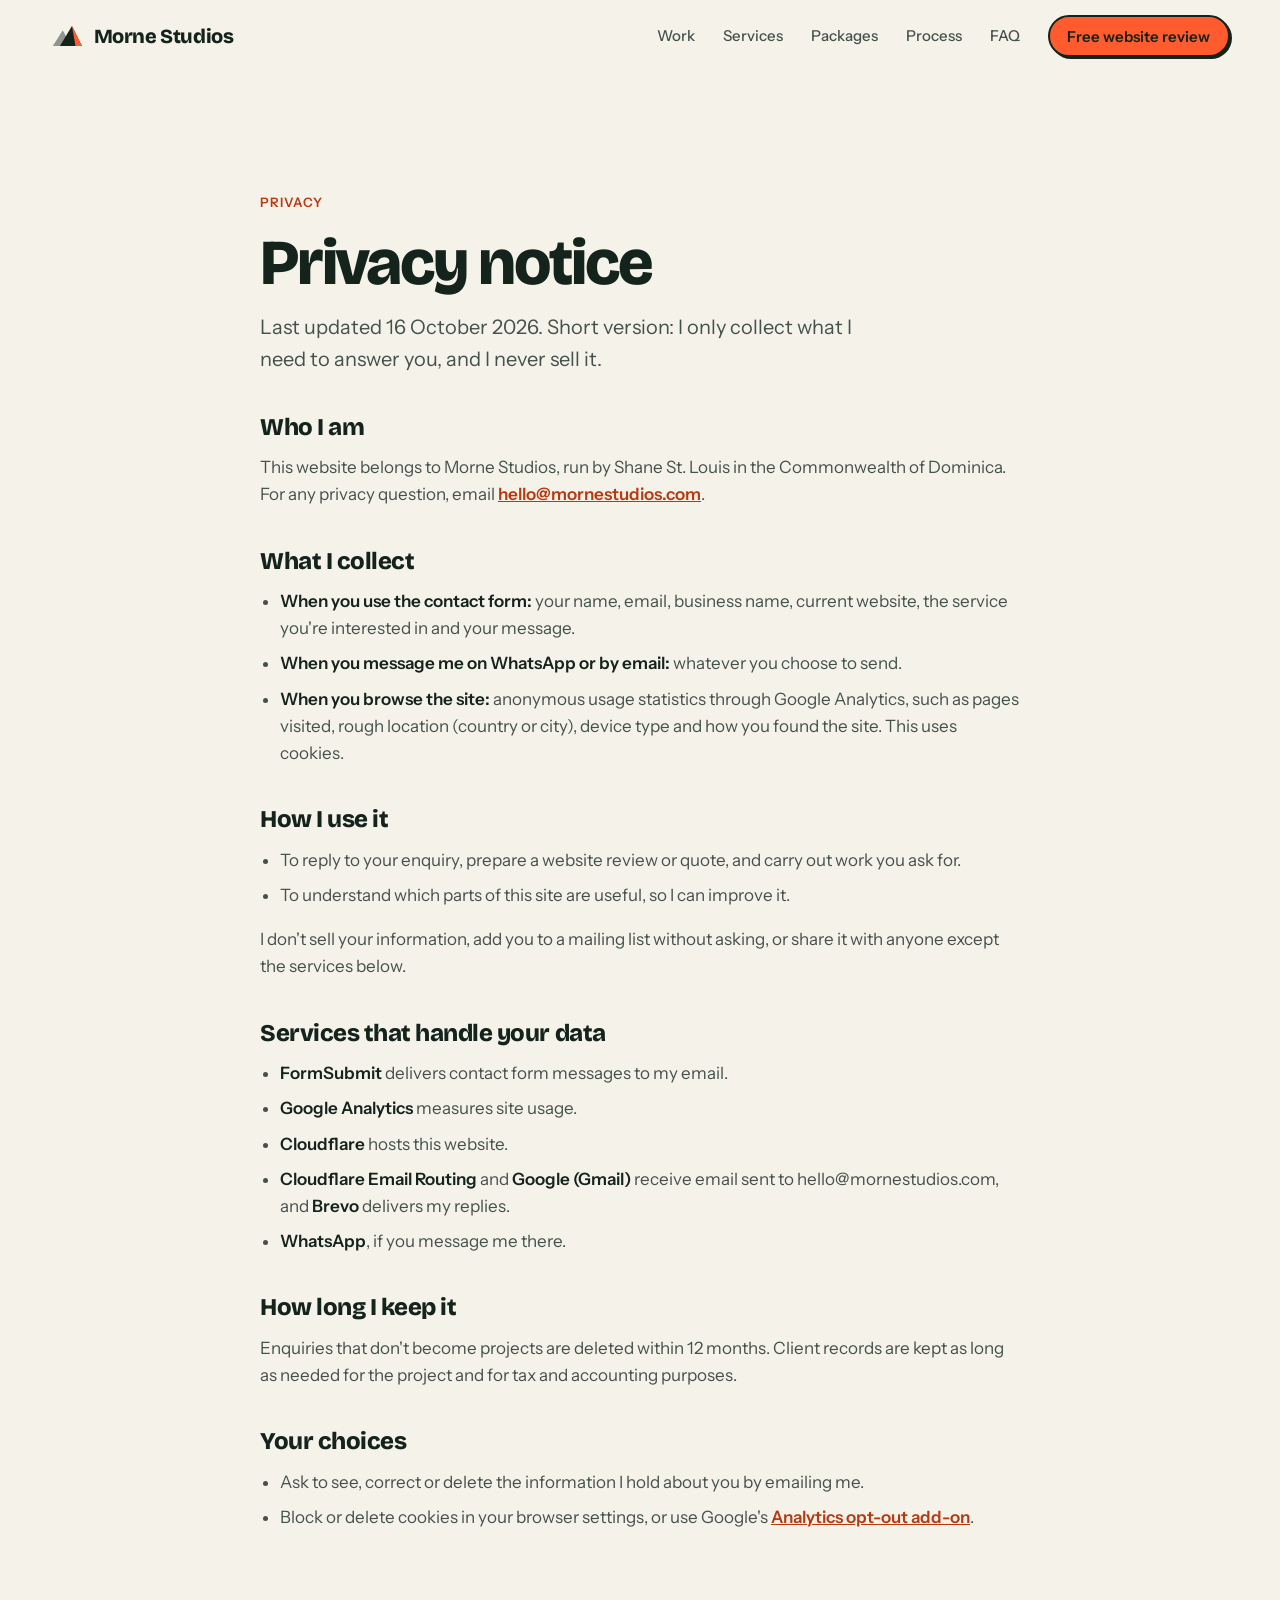
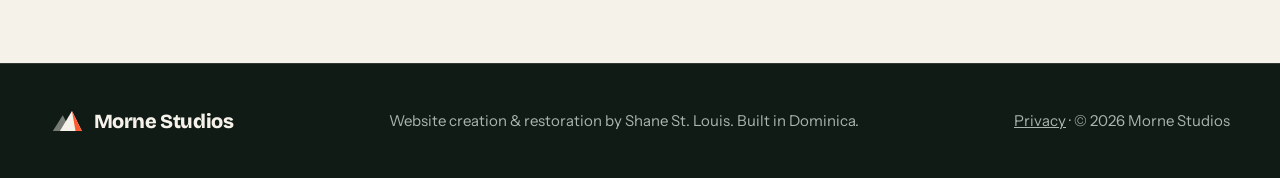
<file: privacy.html>
<!doctype html>
<html lang="en">
  <head>
    <meta charset="UTF-8" />
    <meta name="viewport" content="width=device-width, initial-scale=1.0" />
    <title>Privacy | Morne Studios</title>
    <meta name="description" content="How Morne Studios handles your information." />
    <link rel="canonical" href="https://mornestudios.com/privacy" />
    <meta name="theme-color" content="#14231c" />
    <link rel="icon" type="image/svg+xml" href="favicon.svg" />
    <link rel="preload" href="assets/fonts/bricolage-grotesque-latin.woff2" as="font" type="font/woff2" crossorigin />
    <link rel="preload" href="assets/fonts/instrument-sans-latin.woff2" as="font" type="font/woff2" crossorigin />
    <script>
      document.documentElement.classList.add('js');
      window.dataLayer = window.dataLayer || [];
      function gtag(){dataLayer.push(arguments);}
      gtag('js', new Date());

      gtag('config', 'G-NQLCPDDV5N');

      // Load Google Analytics on the first scroll/tap, or 3s after load; events before then are queued
      (() => {
        let loaded = false;
        const loadGa = () => {
          if (loaded) return;
          loaded = true;
          const ga = document.createElement('script');
          ga.async = true;
          ga.src = 'https://www.googletagmanager.com/gtag/js?id=G-NQLCPDDV5N';
          document.head.appendChild(ga);
        };
        ['scroll', 'pointerdown', 'keydown', 'touchstart'].forEach((type) =>
          window.addEventListener(type, loadGa, { once: true, passive: true }),
        );
        window.addEventListener('load', () => setTimeout(loadGa, 3000));
      })();
    </script>
    <link rel="stylesheet" href="styles.css" />
  </head>
  <body>
    <a class="skip-link" href="#main">Skip to content</a>

    <header class="site-header" data-header>
      <div class="wrap header-inner">
        <a class="brand" href="index.html" aria-label="Morne Studios home">
          <svg class="brand-mark" viewBox="0 0 48 48" aria-hidden="true">
            <path d="M4 38L18 16L30 38H4Z" fill="currentColor" opacity=".45" />
            <path d="M14 38L31 10L45 38H14Z" fill="currentColor" />
            <path d="M31 10L36 38H45L31 10Z" fill="var(--accent)" />
          </svg>
          <span>Morne Studios</span>
        </a>

        <button class="nav-toggle" type="button" aria-expanded="false" aria-controls="mainNav">
          <span class="nav-toggle-bar"></span>
          <span class="nav-toggle-bar"></span>
          <span class="sr-only">Menu</span>
        </button>

        <nav class="nav" id="mainNav" aria-label="Main">
          <a href="index.html#work">Work</a>
          <a href="index.html#services">Services</a>
          <a href="index.html#packages">Packages</a>
          <a href="index.html#process">Process</a>
          <a href="index.html#faq">FAQ</a>
          <a class="button button-small" href="index.html#contact">Free website review</a>
        </nav>
      </div>
    </header>

    <main id="main">
      <section class="simple-page">
        <div class="wrap simple-inner prose">
          <p class="eyebrow">Privacy</p>
          <h1>Privacy notice</h1>
          <p class="lede">Last updated 16 October 2026. Short version: I only collect what I need to answer you, and I never sell it.</p>

          <h2>Who I am</h2>
          <p>
            This website belongs to Morne Studios, run by Shane St. Louis in the Commonwealth of Dominica.
            For any privacy question, email <a href="mailto:hello@mornestudios.com">hello@mornestudios.com</a>.
          </p>

          <h2>What I collect</h2>
          <ul>
            <li><b>When you use the contact form:</b> your name, email, business name, current website, the service you're interested in and your message.</li>
            <li><b>When you message me on WhatsApp or by email:</b> whatever you choose to send.</li>
            <li><b>When you browse the site:</b> anonymous usage statistics through Google Analytics, such as pages visited, rough location (country or city), device type and how you found the site. This uses cookies.</li>
          </ul>

          <h2>How I use it</h2>
          <ul>
            <li>To reply to your enquiry, prepare a website review or quote, and carry out work you ask for.</li>
            <li>To understand which parts of this site are useful, so I can improve it.</li>
          </ul>
          <p>I don't sell your information, add you to a mailing list without asking, or share it with anyone except the services below.</p>

          <h2>Services that handle your data</h2>
          <ul>
            <li><b>FormSubmit</b> delivers contact form messages to my email.</li>
            <li><b>Google Analytics</b> measures site usage.</li>
            <li><b>Cloudflare</b> hosts this website.</li>
            <li><b>Cloudflare Email Routing</b> and <b>Google (Gmail)</b> receive email sent to hello@mornestudios.com, and <b>Brevo</b> delivers my replies.</li>
            <li><b>WhatsApp</b>, if you message me there.</li>
          </ul>

          <h2>How long I keep it</h2>
          <p>
            Enquiries that don't become projects are deleted within 12 months. Client records are kept as long as
            needed for the project and for tax and accounting purposes.
          </p>

          <h2>Your choices</h2>
          <ul>
            <li>Ask to see, correct or delete the information I hold about you by emailing me.</li>
            <li>Block or delete cookies in your browser settings, or use Google's <a href="https://tools.google.com/dlpage/gaoptout" target="_blank" rel="noreferrer">Analytics opt-out add-on</a>.</li>
          </ul>
        </div>
      </section>
    </main>

    <footer class="site-footer">
      <div class="wrap footer-inner">
        <a class="brand brand-footer" href="index.html">
          <svg class="brand-mark" viewBox="0 0 48 48" aria-hidden="true">
            <path d="M4 38L18 16L30 38H4Z" fill="currentColor" opacity=".45" />
            <path d="M14 38L31 10L45 38H14Z" fill="currentColor" />
            <path d="M31 10L36 38H45L31 10Z" fill="var(--accent)" />
          </svg>
          <span>Morne Studios</span>
        </a>
        <p>Website creation &amp; restoration by Shane St. Louis. Built in Dominica.</p>
        <p class="footer-links"><a href="privacy.html">Privacy</a> · © <span data-year>2026</span> Morne Studios</p>
      </div>
    </footer>

    <script src="script.js"></script>
  </body>
</html>
</file>
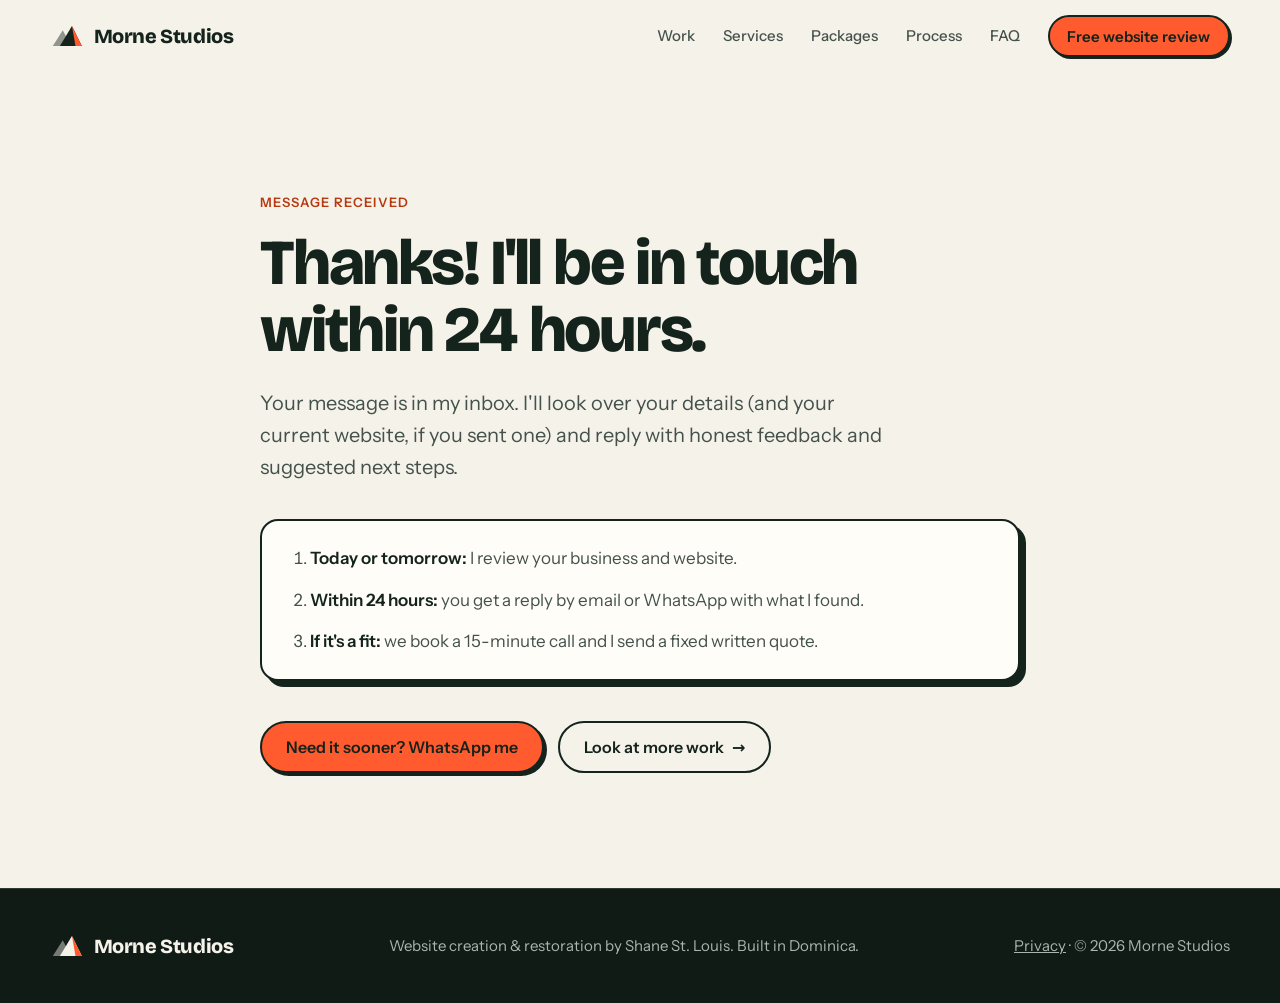
<file: thanks.html>
<!doctype html>
<html lang="en">
  <head>
    <meta charset="UTF-8" />
    <meta name="viewport" content="width=device-width, initial-scale=1.0" />
    <title>Thanks | Morne Studios</title>
    <meta name="description" content="Thanks for getting in touch with Morne Studios." />
    <meta name="robots" content="noindex" />
    <meta name="theme-color" content="#14231c" />
    <link rel="icon" type="image/svg+xml" href="favicon.svg" />
    <link rel="preload" href="assets/fonts/bricolage-grotesque-latin.woff2" as="font" type="font/woff2" crossorigin />
    <link rel="preload" href="assets/fonts/instrument-sans-latin.woff2" as="font" type="font/woff2" crossorigin />
    <script>
      document.documentElement.classList.add('js');
      window.dataLayer = window.dataLayer || [];
      function gtag(){dataLayer.push(arguments);}
      gtag('js', new Date());

      gtag('config', 'G-NQLCPDDV5N');

      // Load Google Analytics on the first scroll/tap, or 3s after load; events before then are queued
      (() => {
        let loaded = false;
        const loadGa = () => {
          if (loaded) return;
          loaded = true;
          const ga = document.createElement('script');
          ga.async = true;
          ga.src = 'https://www.googletagmanager.com/gtag/js?id=G-NQLCPDDV5N';
          document.head.appendChild(ga);
        };
        ['scroll', 'pointerdown', 'keydown', 'touchstart'].forEach((type) =>
          window.addEventListener(type, loadGa, { once: true, passive: true }),
        );
        window.addEventListener('load', () => setTimeout(loadGa, 3000));
      })();

      // Count a lead each time someone lands here from the contact form
      if (new URLSearchParams(location.search).has("sent") || document.referrer.includes("formsubmit.co")) {
        gtag("event", "generate_lead", { form: "contact" });
      }
    </script>
    <link rel="stylesheet" href="styles.css" />
  </head>
  <body>
    <a class="skip-link" href="#main">Skip to content</a>

    <header class="site-header" data-header>
      <div class="wrap header-inner">
        <a class="brand" href="index.html" aria-label="Morne Studios home">
          <svg class="brand-mark" viewBox="0 0 48 48" aria-hidden="true">
            <path d="M4 38L18 16L30 38H4Z" fill="currentColor" opacity=".45" />
            <path d="M14 38L31 10L45 38H14Z" fill="currentColor" />
            <path d="M31 10L36 38H45L31 10Z" fill="var(--accent)" />
          </svg>
          <span>Morne Studios</span>
        </a>

        <button class="nav-toggle" type="button" aria-expanded="false" aria-controls="mainNav">
          <span class="nav-toggle-bar"></span>
          <span class="nav-toggle-bar"></span>
          <span class="sr-only">Menu</span>
        </button>

        <nav class="nav" id="mainNav" aria-label="Main">
          <a href="index.html#work">Work</a>
          <a href="index.html#services">Services</a>
          <a href="index.html#packages">Packages</a>
          <a href="index.html#process">Process</a>
          <a href="index.html#faq">FAQ</a>
          <a class="button button-small" href="index.html#contact">Free website review</a>
        </nav>
      </div>
    </header>

    <main id="main">
      <section class="simple-page">
        <div class="wrap simple-inner">
          <p class="eyebrow">Message received</p>
          <h1>Thanks! I'll be in touch within 24 hours.</h1>
          <p class="lede">
            Your message is in my inbox. I'll look over your details (and your current website, if you sent one)
            and reply with honest feedback and suggested next steps.
          </p>

          <ol class="simple-steps">
            <li><b>Today or tomorrow:</b> I review your business and website.</li>
            <li><b>Within 24 hours:</b> you get a reply by email or WhatsApp with what I found.</li>
            <li><b>If it's a fit:</b> we book a 15-minute call and I send a fixed written quote.</li>
          </ol>

          <div class="hero-actions">
            <a class="button" href="https://wa.me/17672655905?text=Hi%20Shane%2C%20I%20just%20sent%20a%20message%20through%20your%20website." target="_blank" rel="noreferrer">Need it sooner? WhatsApp me</a>
            <a class="button button-ghost" href="index.html#work">Look at more work <span aria-hidden="true">→</span></a>
          </div>
        </div>
      </section>
    </main>

    <footer class="site-footer">
      <div class="wrap footer-inner">
        <a class="brand brand-footer" href="index.html">
          <svg class="brand-mark" viewBox="0 0 48 48" aria-hidden="true">
            <path d="M4 38L18 16L30 38H4Z" fill="currentColor" opacity=".45" />
            <path d="M14 38L31 10L45 38H14Z" fill="currentColor" />
            <path d="M31 10L36 38H45L31 10Z" fill="var(--accent)" />
          </svg>
          <span>Morne Studios</span>
        </a>
        <p>Website creation &amp; restoration by Shane St. Louis. Built in Dominica.</p>
        <p class="footer-links"><a href="privacy.html">Privacy</a> · © <span data-year>2026</span> Morne Studios</p>
      </div>
    </footer>

    <script src="script.js"></script>
  </body>
</html>
</file>
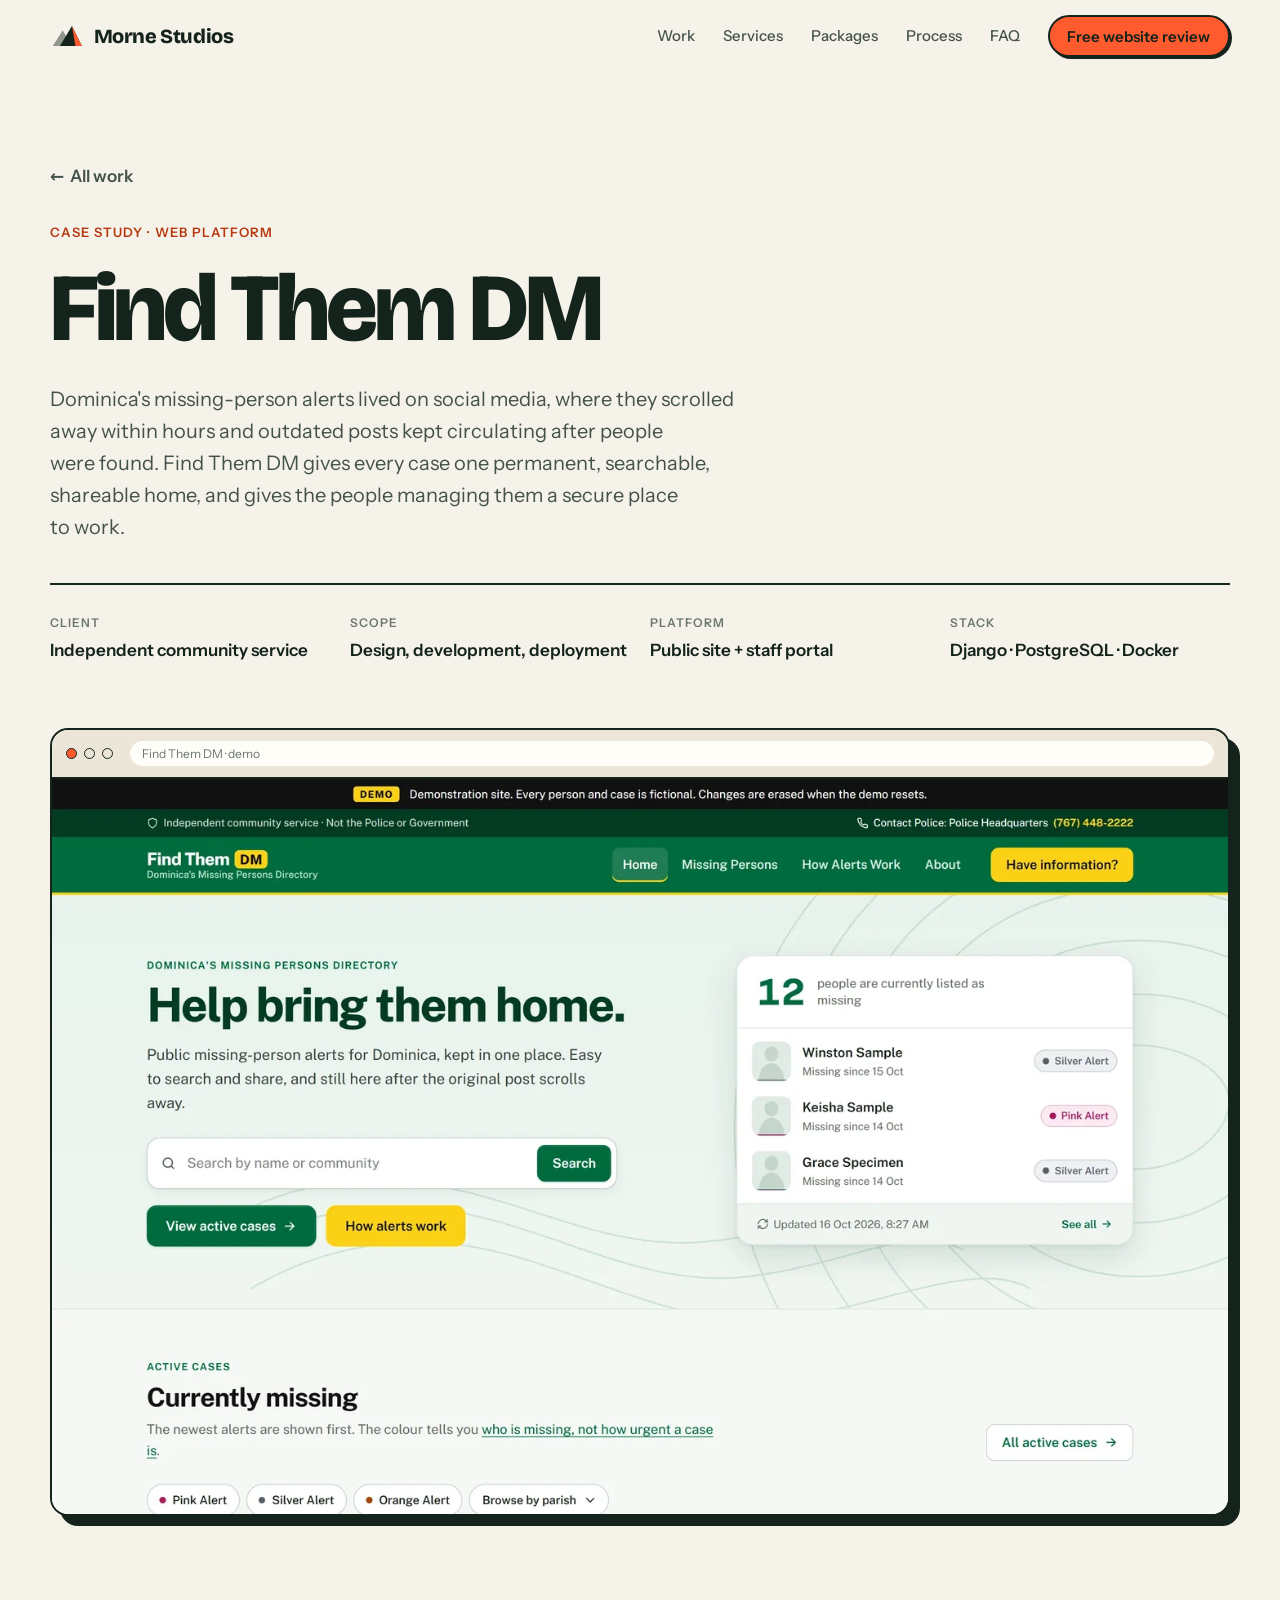
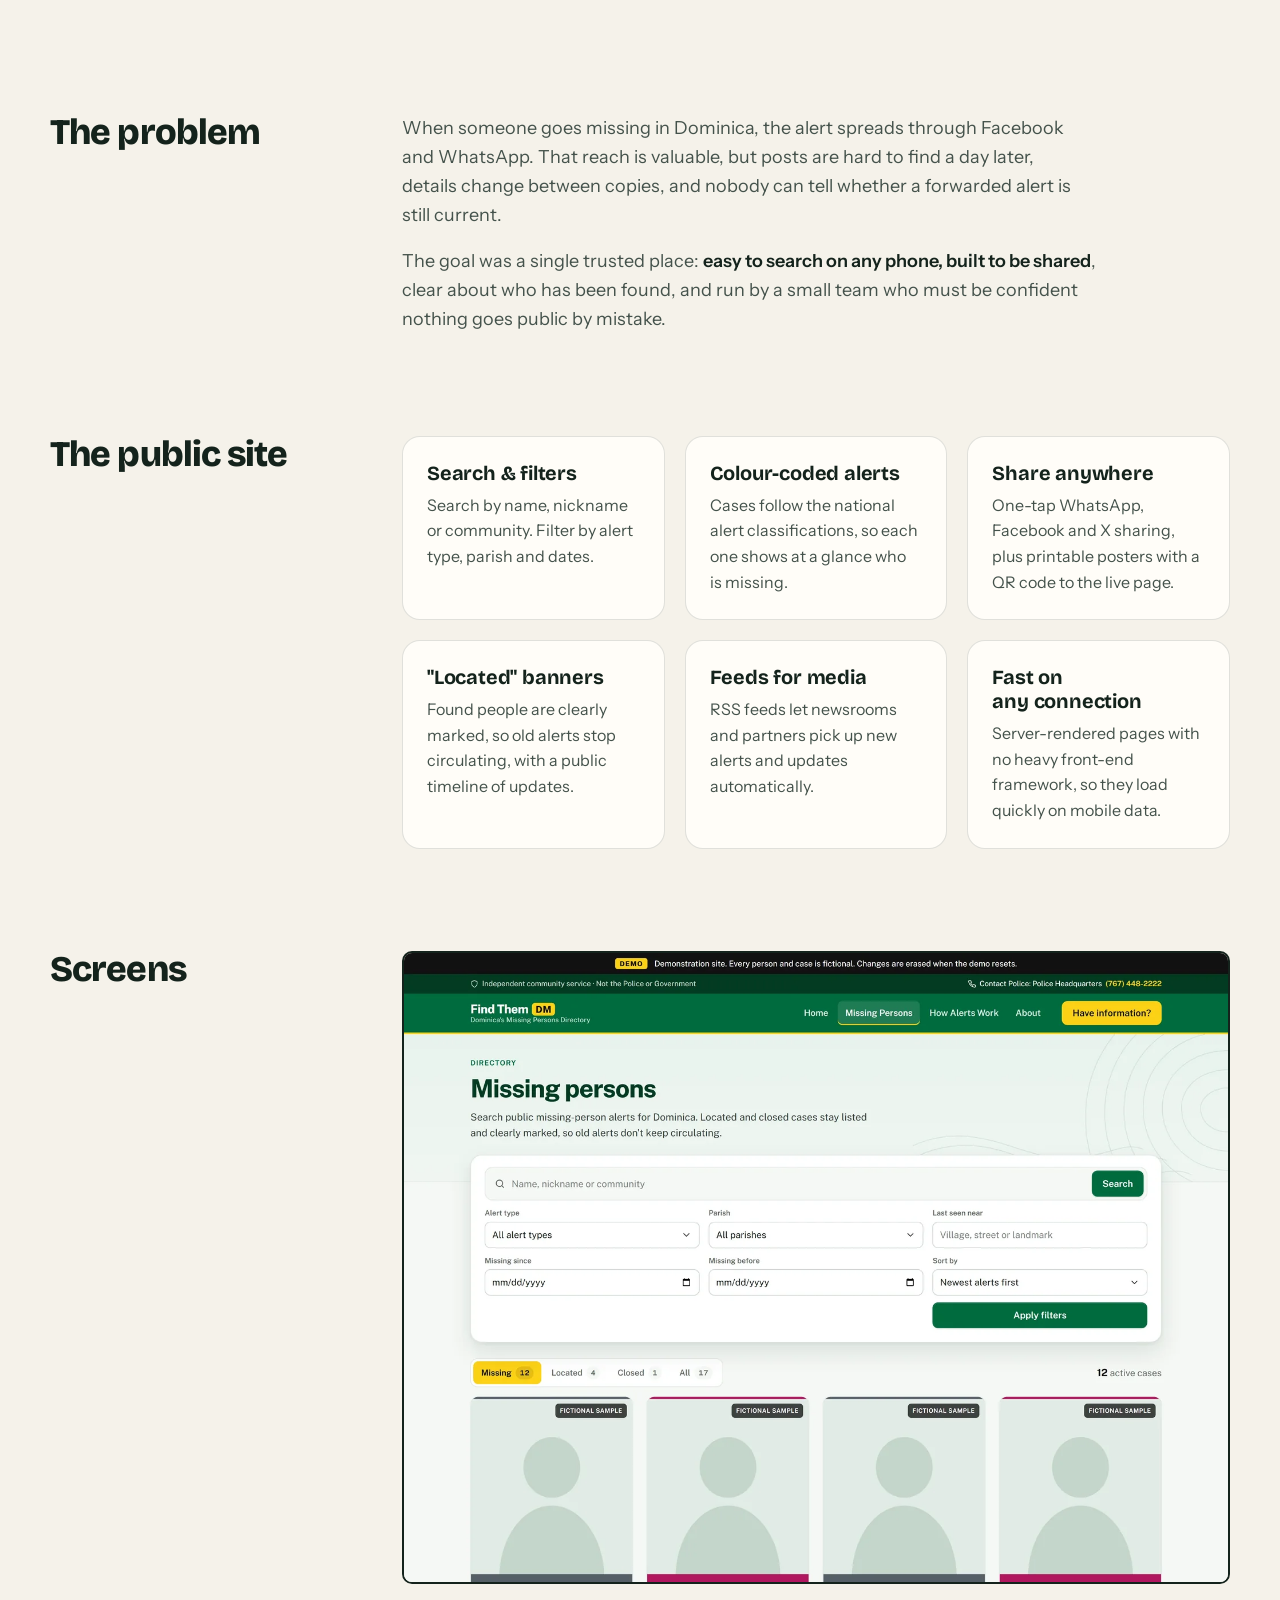
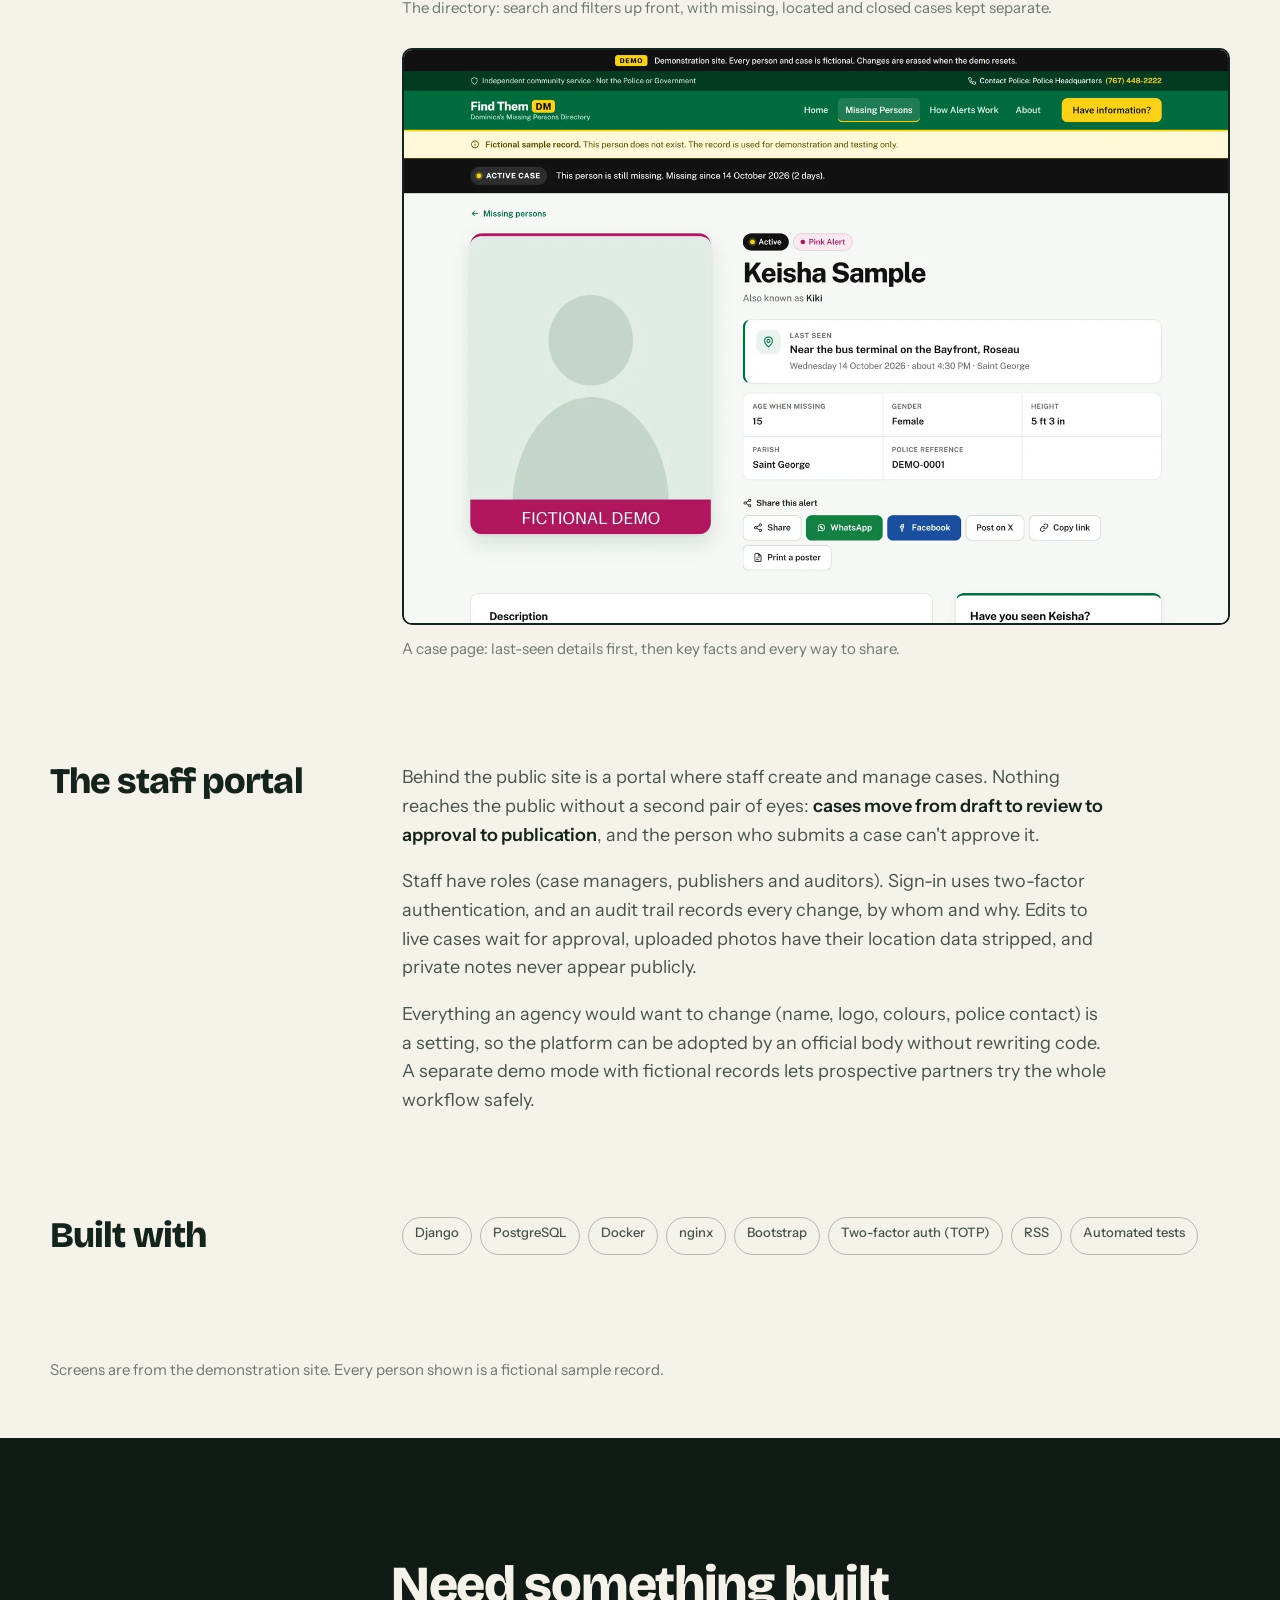
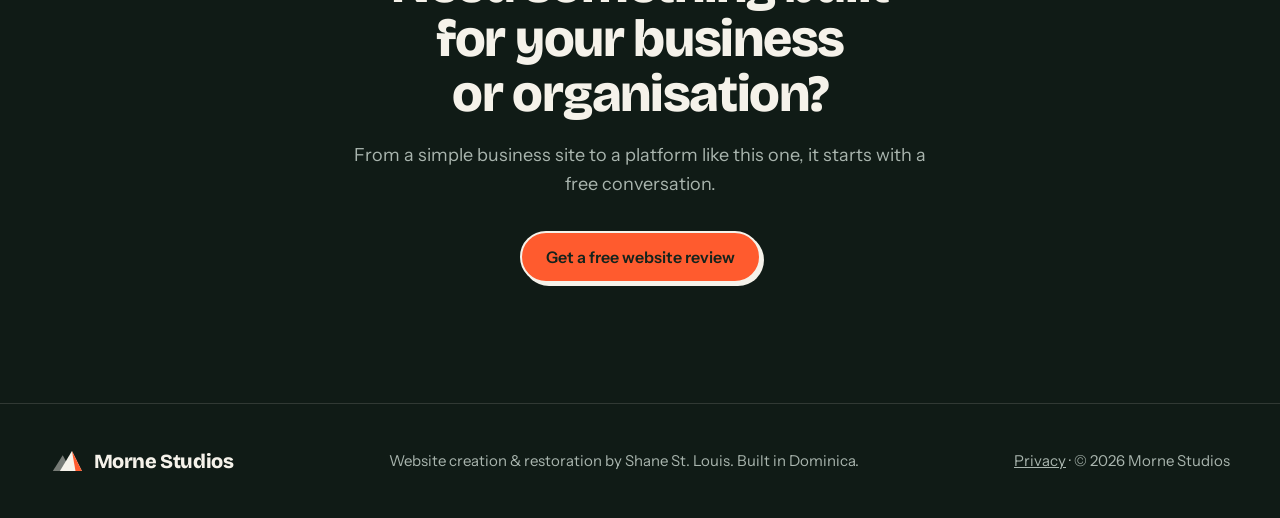
<file: work/findthemdm.html>
<!doctype html>
<html lang="en">
  <head>
    <meta charset="UTF-8" />
    <meta name="viewport" content="width=device-width, initial-scale=1.0" />
    <title>Find Them DM Case Study | Morne Studios</title>
    <meta
      name="description"
      content="How Morne Studios designed and built Find Them DM, a missing-persons alert platform for Dominica with a public directory and a secure staff portal."
    />
    <meta name="theme-color" content="#14231c" />
    <meta property="og:type" content="article" />
    <meta property="og:title" content="Find Them DM | Morne Studios case study" />
    <meta
      property="og:description"
      content="A public missing-persons directory and secure case-management portal for Dominica."
    />
    <meta property="og:url" content="https://mornestudios.com/work/findthemdm" />
    <meta property="og:image" content="https://mornestudios.com/assets/work/findthemdm/og.jpg" />
    <meta name="twitter:image" content="https://mornestudios.com/assets/work/findthemdm/og.jpg" />
    <link rel="canonical" href="https://mornestudios.com/work/findthemdm" />
    <meta name="twitter:card" content="summary_large_image" />
    <link rel="icon" type="image/svg+xml" href="../favicon.svg" />
    <link rel="preload" href="../assets/fonts/bricolage-grotesque-latin.woff2" as="font" type="font/woff2" crossorigin />
    <link rel="preload" href="../assets/fonts/instrument-sans-latin.woff2" as="font" type="font/woff2" crossorigin />
    <script>
      document.documentElement.classList.add('js');
      window.dataLayer = window.dataLayer || [];
      function gtag(){dataLayer.push(arguments);}
      gtag('js', new Date());

      gtag('config', 'G-NQLCPDDV5N');

      // Load Google Analytics on the first scroll/tap, or 3s after load; events before then are queued
      (() => {
        let loaded = false;
        const loadGa = () => {
          if (loaded) return;
          loaded = true;
          const ga = document.createElement('script');
          ga.async = true;
          ga.src = 'https://www.googletagmanager.com/gtag/js?id=G-NQLCPDDV5N';
          document.head.appendChild(ga);
        };
        ['scroll', 'pointerdown', 'keydown', 'touchstart'].forEach((type) =>
          window.addEventListener(type, loadGa, { once: true, passive: true }),
        );
        window.addEventListener('load', () => setTimeout(loadGa, 3000));
      })();
    </script>
    <link rel="stylesheet" href="../styles.css" />
  </head>
  <body>
    <a class="skip-link" href="#main">Skip to content</a>

    <header class="site-header" data-header>
      <div class="wrap header-inner">
        <a class="brand" href="../index.html" aria-label="Morne Studios home">
          <svg class="brand-mark" viewBox="0 0 48 48" aria-hidden="true">
            <path d="M4 38L18 16L30 38H4Z" fill="currentColor" opacity=".45" />
            <path d="M14 38L31 10L45 38H14Z" fill="currentColor" />
            <path d="M31 10L36 38H45L31 10Z" fill="var(--accent)" />
          </svg>
          <span>Morne Studios</span>
        </a>

        <button class="nav-toggle" type="button" aria-expanded="false" aria-controls="mainNav">
          <span class="nav-toggle-bar"></span>
          <span class="nav-toggle-bar"></span>
          <span class="sr-only">Menu</span>
        </button>

        <nav class="nav" id="mainNav" aria-label="Main">
          <a href="../index.html#work">Work</a>
          <a href="../index.html#services">Services</a>
          <a href="../index.html#packages">Packages</a>
          <a href="../index.html#process">Process</a>
          <a href="../index.html#faq">FAQ</a>
          <a class="button button-small" href="../index.html#contact">Free website review</a>
        </nav>
      </div>
    </header>

    <main id="main">
      <section class="cs-hero">
        <div class="wrap">
          <a class="back-link" href="../index.html#work"><span aria-hidden="true">←</span> All work</a>
          <p class="eyebrow">Case study · Web platform</p>
          <h1>Find Them DM</h1>
          <p class="lede">
            Dominica's missing-person alerts lived on social media, where they scrolled away within hours and
            outdated posts kept circulating after people were found. Find Them DM gives every case one permanent,
            searchable, shareable home, and gives the people managing them a secure place to work.
          </p>

          <dl class="cs-facts">
            <div><dt>Client</dt><dd>Independent community service</dd></div>
            <div><dt>Scope</dt><dd>Design, development, deployment</dd></div>
            <div><dt>Platform</dt><dd>Public site + staff portal</dd></div>
            <div><dt>Stack</dt><dd>Django · PostgreSQL · Docker</dd></div>
          </dl>
        </div>
      </section>

      <section class="cs-banner">
        <div class="wrap">
          <div class="browser">
            <div class="browser-bar">
              <span></span><span></span><span></span>
              <p>Find Them DM · demo</p>
            </div>
            <img
              src="../assets/work/findthemdm/home-desktop-1x.webp"
                srcset="../assets/work/findthemdm/home-desktop-1x.webp 1440w, ../assets/work/findthemdm/home-desktop.webp 2880w"
                sizes="(min-width: 1240px) 1180px, 96vw"
              width="2880"
              height="1800"
              alt="Find Them DM homepage with the headline 'Help bring them home.', a search bar and a card listing active cases"
            />
          </div>
        </div>
      </section>

      <div class="wrap">
        <section class="cs-body">
          <h2>The problem</h2>
          <div class="cs-prose">
            <p>
              When someone goes missing in Dominica, the alert spreads through Facebook and WhatsApp. That reach is
              valuable, but posts are hard to find a day later, details change between copies, and nobody can tell
              whether a forwarded alert is still current.
            </p>
            <p>
              The goal was a single trusted place: <strong>easy to search on any phone, built to be shared</strong>,
              clear about who has been found, and run by a small team who must be confident nothing goes public by
              mistake.
            </p>
          </div>
        </section>

        <section class="cs-body">
          <h2>The public site</h2>
          <div class="cs-grid">
            <div class="cs-card">
              <h3>Search &amp; filters</h3>
              <p>Search by name, nickname or community. Filter by alert type, parish and dates.</p>
            </div>
            <div class="cs-card">
              <h3>Colour-coded alerts</h3>
              <p>Cases follow the national alert classifications, so each one shows at a glance who is missing.</p>
            </div>
            <div class="cs-card">
              <h3>Share anywhere</h3>
              <p>One-tap WhatsApp, Facebook and X sharing, plus printable posters with a QR code to the live page.</p>
            </div>
            <div class="cs-card">
              <h3>"Located" banners</h3>
              <p>Found people are clearly marked, so old alerts stop circulating, with a public timeline of updates.</p>
            </div>
            <div class="cs-card">
              <h3>Feeds for media</h3>
              <p>RSS feeds let newsrooms and partners pick up new alerts and updates automatically.</p>
            </div>
            <div class="cs-card">
              <h3>Fast on any connection</h3>
              <p>Server-rendered pages with no heavy front-end framework, so they load quickly on mobile data.</p>
            </div>
          </div>
        </section>

        <section class="cs-body">
          <h2>Screens</h2>
          <div class="cs-gallery">
            <figure>
              <img
                src="../assets/work/findthemdm/directory-desktop-1x.webp"
                srcset="../assets/work/findthemdm/directory-desktop-1x.webp 1440w, ../assets/work/findthemdm/directory-desktop.webp 2880w"
                sizes="(min-width: 1000px) 820px, 96vw"
                width="2880"
                height="2200"
                loading="lazy"
                alt="Directory page with search, filters, and tabs for missing, located and closed cases"
              />
              <figcaption>The directory: search and filters up front, with missing, located and closed cases kept separate.</figcaption>
            </figure>
            <figure>
              <img
                src="../assets/work/findthemdm/case-desktop-1x.webp"
                srcset="../assets/work/findthemdm/case-desktop-1x.webp 1440w, ../assets/work/findthemdm/case-desktop.webp 2880w"
                sizes="(min-width: 1000px) 820px, 96vw"
                width="2880"
                height="2000"
                loading="lazy"
                alt="Case page for a fictional person, showing last-seen details, key facts and share buttons"
              />
              <figcaption>A case page: last-seen details first, then key facts and every way to share.</figcaption>
            </figure>
          </div>
        </section>

        <section class="cs-body">
          <h2>The staff portal</h2>
          <div class="cs-prose">
            <p>
              Behind the public site is a portal where staff create and manage cases. Nothing reaches the public
              without a second pair of eyes: <strong>cases move from draft to review to approval to publication</strong>,
              and the person who submits a case can't approve it.
            </p>
            <p>
              Staff have roles (case managers, publishers and auditors). Sign-in uses two-factor authentication, and an
              audit trail records every change, by whom and why. Edits to live cases wait for approval, uploaded
              photos have their location data stripped, and private notes never appear publicly.
            </p>
            <p>
              Everything an agency would want to change (name, logo, colours, police contact) is a setting, so the
              platform can be adopted by an official body without rewriting code. A separate demo mode with fictional
              records lets prospective partners try the whole workflow safely.
            </p>
          </div>
        </section>

        <section class="cs-body">
          <h2>Built with</h2>
          <div class="cs-tags">
            <span class="pill">Django</span>
            <span class="pill">PostgreSQL</span>
            <span class="pill">Docker</span>
            <span class="pill">nginx</span>
            <span class="pill">Bootstrap</span>
            <span class="pill">Two-factor auth (TOTP)</span>
            <span class="pill">RSS</span>
            <span class="pill">Automated tests</span>
          </div>
        </section>
      </div>

      <p class="wrap" style="padding-bottom: 56px; color: var(--ink-3); font-size: 0.9375rem">
        Screens are from the demonstration site. Every person shown is a fictional sample record.
      </p>

      <section class="cs-cta">
        <div class="wrap">
          <h2>Need something built for your business or organisation?</h2>
          <p>From a simple business site to a platform like this one, it starts with a free conversation.</p>
          <a class="button" href="../index.html#contact">Get a free website review</a>
        </div>
      </section>
    </main>

    <footer class="site-footer">
      <div class="wrap footer-inner">
        <a class="brand brand-footer" href="../index.html">
          <svg class="brand-mark" viewBox="0 0 48 48" aria-hidden="true">
            <path d="M4 38L18 16L30 38H4Z" fill="currentColor" opacity=".45" />
            <path d="M14 38L31 10L45 38H14Z" fill="currentColor" />
            <path d="M31 10L36 38H45L31 10Z" fill="var(--accent)" />
          </svg>
          <span>Morne Studios</span>
        </a>
        <p>Website creation &amp; restoration by Shane St. Louis. Built in Dominica.</p>
        <p class="footer-links"><a href="../privacy.html">Privacy</a> · © <span data-year>2026</span> Morne Studios</p>
      </div>
    </footer>

    <script src="../script.js"></script>
  </body>
</html>
</file>
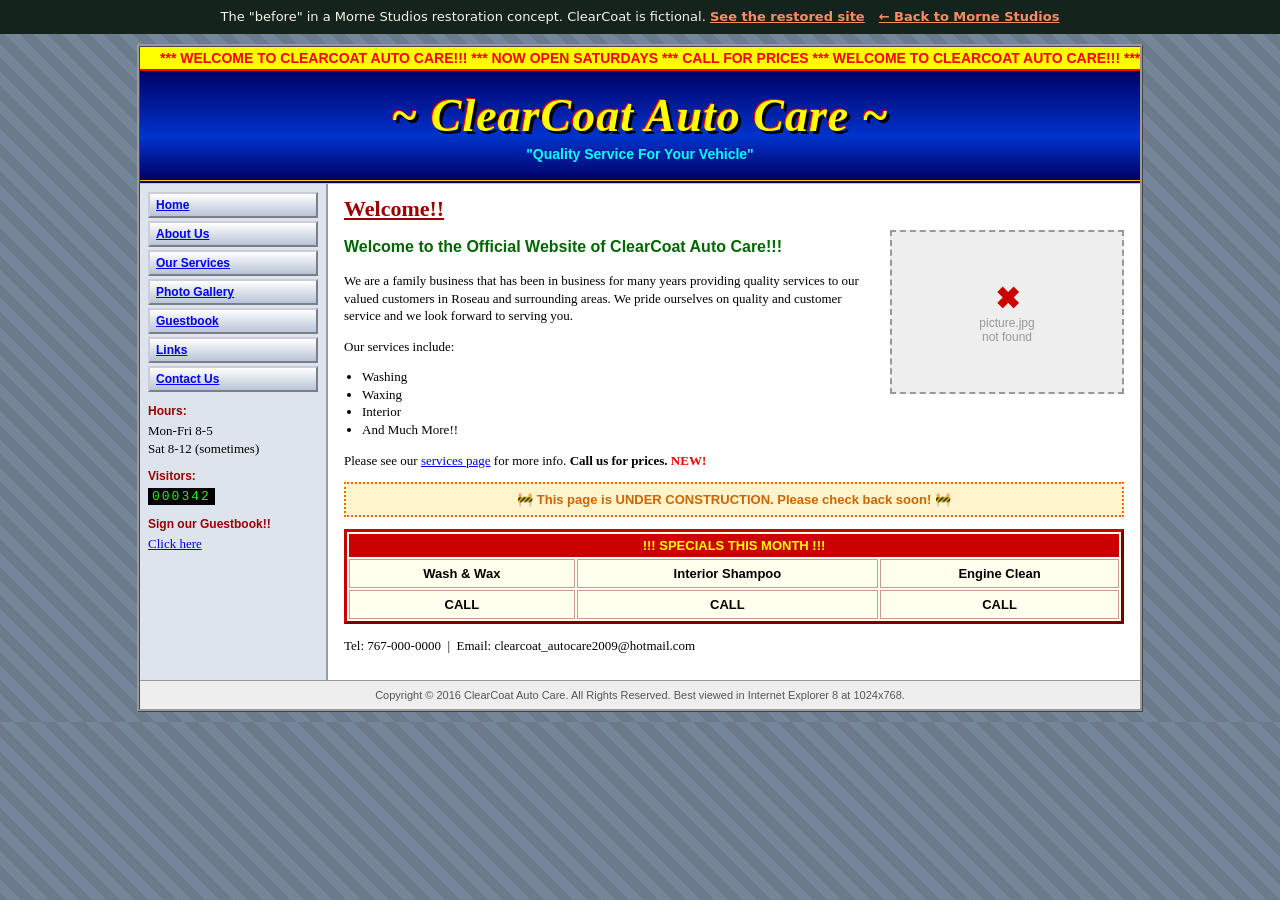
<file: concepts/clearcoat/before.html>
<!doctype html>
<html lang="en">
  <head>
    <meta charset="UTF-8" />
    <meta name="viewport" content="width=1024" />
    <title>ClearCoat Auto Care - Home</title>
    <meta name="robots" content="noindex" />
    <style>
      /* Deliberately dated: this is the "before" in a restoration concept */
      body { margin: 0; background: #6b7b8c repeating-linear-gradient(45deg, #6b7b8c 0 10px, #75859a 10px 20px); font: 13px/1.35 "Times New Roman", Times, serif; color: #000; }
      .concept-bar { display: flex; flex-wrap: wrap; justify-content: center; gap: 4px 14px; padding: 8px 16px; background: #14231c; color: #f5f2ea; font: 500 0.8125rem/1.4 system-ui, sans-serif; text-align: center; }
      .concept-bar a { color: #ff8a66; font-weight: 600; }
      .page { width: 1000px; margin: 10px auto; background: #fff; border: 3px ridge #999; }
      .marquee { overflow: hidden; background: #ffff00; color: #ff0000; font: bold 14px Arial, sans-serif; white-space: nowrap; border-bottom: 2px solid #f00; }
      .marquee span { display: inline-block; padding: 3px 0; animation: m 18s linear infinite; padding-left: 20px; }
      @keyframes m { to { transform: translateX(-100%); } }
      .banner { padding: 18px 10px; background: linear-gradient(#000066, #0033cc 60%, #000066); text-align: center; border-bottom: 4px double #ffcc00; }
      .banner h1 { margin: 0; color: #ffff00; font: italic bold 46px "Comic Sans MS", "Comic Sans", cursive; text-shadow: 3px 3px 0 #000, -1px -1px 0 #ff0000; letter-spacing: 1px; }
      .banner p { margin: 4px 0 0; color: #00ffff; font: bold 14px Verdana, sans-serif; }
      table.layout { width: 100%; border-collapse: collapse; }
      td.side { width: 170px; vertical-align: top; background: #dde4ee; border-right: 2px solid #99a; padding: 8px; }
      td.main { vertical-align: top; padding: 12px 16px; }
      .menu a { display: block; margin-bottom: 3px; padding: 4px 6px; background: linear-gradient(#ffffff, #b8c4d6); border: 2px outset #ccd; color: #0000ee; font: bold 12px Verdana, sans-serif; text-decoration: underline; }
      .side h4 { margin: 12px 0 4px; font: bold 12px Verdana, sans-serif; color: #900; }
      .counter { display: inline-block; padding: 1px 4px; background: #000; color: #0f0; font: 13px "Courier New", monospace; letter-spacing: 2px; }
      h2 { margin: 0 0 8px; color: #990000; font: bold 22px Georgia, serif; text-decoration: underline; }
      .welcome { color: #006600; font: bold 16px Arial, sans-serif; }
      .imgbox { float: right; width: 230px; height: 160px; margin: 0 0 10px 14px; border: 2px dashed #999; background: #eee; color: #999; font: 12px Arial, sans-serif; display: grid; place-items: center; text-align: center; }
      .imgbox b { display: block; font-size: 30px; color: #c00; }
      .uc { margin: 12px 0; padding: 8px; border: 2px dotted #f60; background: #fff4cc; font: bold 13px Arial, sans-serif; color: #c60; text-align: center; }
      ul.services { margin: 6px 0 10px 18px; padding: 0; }
      .blink { color: #f00; font-weight: bold; animation: b 1s steps(2) infinite; }
      @keyframes b { to { visibility: hidden; } }
      .foot { clear: both; padding: 8px; border-top: 1px solid #999; background: #eee; color: #555; font: 11px Arial, sans-serif; text-align: center; }
      a { color: #0000ee; }
      table.specials { width: 100%; margin: 6px 0 12px; border: 3px outset #c00; border-collapse: separate; background: #ffe; font: bold 13px Arial, sans-serif; text-align: center; }
      table.specials th { background: #c00; color: #ff0; padding: 4px; }
      table.specials td { border: 1px solid #c99; padding: 6px; }
      .shot .concept-bar { display: none; }
    </style>
  </head>
  <body>
    <script>if (location.search.includes("shot")) document.documentElement.classList.add("shot");</script>
    <div class="concept-bar">
      <span>The "before" in a Morne Studios restoration concept. ClearCoat is fictional. <a href="index.html">See the restored site</a></span>
      <a href="../../index.html#restoration">← Back to Morne Studios</a>
    </div>
    <div class="page">
      <div class="marquee"><span>*** WELCOME TO CLEARCOAT AUTO CARE!!! *** NOW OPEN SATURDAYS *** CALL FOR PRICES *** WELCOME TO CLEARCOAT AUTO CARE!!! ***</span></div>
      <div class="banner">
        <h1>~ ClearCoat Auto Care ~</h1>
        <p>"Quality Service For Your Vehicle"</p>
      </div>
      <table class="layout">
        <tr>
          <td class="side">
            <div class="menu">
              <a href="#">Home</a>
              <a href="#">About Us</a>
              <a href="#">Our Services</a>
              <a href="#">Photo Gallery</a>
              <a href="#">Guestbook</a>
              <a href="#">Links</a>
              <a href="#">Contact Us</a>
            </div>
            <h4>Hours:</h4>
            Mon-Fri 8-5<br />Sat 8-12 (sometimes)
            <h4>Visitors:</h4>
            <span class="counter">000342</span>
            <h4>Sign our Guestbook!!</h4>
            <a href="#">Click here</a>
          </td>
          <td class="main">
            <h2>Welcome!!</h2>
            <div class="imgbox"><div><b>✖</b>picture.jpg<br />not found</div></div>
            <p class="welcome">Welcome to the Official Website of ClearCoat Auto Care!!!</p>
            <p>We are a family business that has been in business for many years providing quality services to our valued customers in Roseau and surrounding areas. We pride ourselves on quality and customer service and we look forward to serving you.</p>
            <p>Our services include:</p>
            <ul class="services">
              <li>Washing</li>
              <li>Waxing</li>
              <li>Interior</li>
              <li>And Much More!!</li>
            </ul>
            <p>Please see our <a href="#">services page</a> for more info. <b>Call us for prices.</b> <span class="blink">NEW!</span></p>
            <div class="uc">🚧 This page is UNDER CONSTRUCTION. Please check back soon! 🚧</div>
            <table class="specials">
              <tr><th colspan="3">!!! SPECIALS THIS MONTH !!!</th></tr>
              <tr><td>Wash &amp; Wax</td><td>Interior Shampoo</td><td>Engine Clean</td></tr>
              <tr><td>CALL</td><td>CALL</td><td>CALL</td></tr>
            </table>
            <p>Tel: 767-000-0000 &nbsp;|&nbsp; Email: clearcoat_autocare2009@hotmail.com</p>
          </td>
        </tr>
      </table>
      <div class="foot">Copyright © 2016 ClearCoat Auto Care. All Rights Reserved. Best viewed in Internet Explorer 8 at 1024x768.</div>
    </div>
  </body>
</html>
</file>
<file: styles.css>
/* Self-hosted fonts (from Google Fonts, SIL Open Font License) */

/* Bricolage Grotesque, latin-ext */
@font-face {
  font-family: 'Bricolage Grotesque';
  font-style: normal;
  font-weight: 500 800;
  font-stretch: 100%;
  font-display: swap;
  src: url("assets/fonts/bricolage-grotesque-latin-ext.woff2") format('woff2');
  unicode-range: U+0100-02BA, U+02BD-02C5, U+02C7-02CC, U+02CE-02D7, U+02DD-02FF, U+0304, U+0308, U+0329, U+1D00-1DBF, U+1E00-1E9F, U+1EF2-1EFF, U+2020, U+20A0-20AB, U+20AD-20C4, U+2113, U+2C60-2C7F, U+A720-A7FF;
}

/* Bricolage Grotesque, latin */
@font-face {
  font-family: 'Bricolage Grotesque';
  font-style: normal;
  font-weight: 500 800;
  font-stretch: 100%;
  font-display: swap;
  src: url("assets/fonts/bricolage-grotesque-latin.woff2") format('woff2');
  unicode-range: U+0000-00FF, U+0131, U+0152-0153, U+02BB-02BC, U+02C6, U+02DA, U+02DC, U+0304, U+0308, U+0329, U+2000-206F, U+20AC, U+2122, U+2191, U+2193, U+2212, U+2215, U+FEFF, U+FFFD;
}

/* Instrument Sans, latin-ext */
@font-face {
  font-family: 'Instrument Sans';
  font-style: normal;
  font-weight: 400 600;
  font-stretch: 100%;
  font-display: swap;
  src: url("assets/fonts/instrument-sans-latin-ext.woff2") format('woff2');
  unicode-range: U+0100-02BA, U+02BD-02C5, U+02C7-02CC, U+02CE-02D7, U+02DD-02FF, U+0304, U+0308, U+0329, U+1D00-1DBF, U+1E00-1E9F, U+1EF2-1EFF, U+2020, U+20A0-20AB, U+20AD-20C4, U+2113, U+2C60-2C7F, U+A720-A7FF;
}

/* Instrument Sans, latin */
@font-face {
  font-family: 'Instrument Sans';
  font-style: normal;
  font-weight: 400 600;
  font-stretch: 100%;
  font-display: swap;
  src: url("assets/fonts/instrument-sans-latin.woff2") format('woff2');
  unicode-range: U+0000-00FF, U+0131, U+0152-0153, U+02BB-02BC, U+02C6, U+02DA, U+02DC, U+0304, U+0308, U+0329, U+2000-206F, U+20AC, U+2122, U+2191, U+2193, U+2212, U+2215, U+FEFF, U+FFFD;
}

/* ==========================================================================
   Morne Studios
   ========================================================================== */

:root {
  --ink: #14231c;
  --ink-2: #44524b;
  --ink-3: #6b7770;
  --paper: #f5f2ea;
  --paper-2: #ebe6d8;
  --card: #fffdf8;
  --accent: #ff5b2e;
  --accent-ink: #b8380f;
  --moss: #2f6b4f;
  --line: rgba(20, 35, 28, 0.13);
  --line-strong: rgba(20, 35, 28, 0.28);

  --dark: #101b16;
  --dark-2: #1a2a22;
  --dark-line: rgba(245, 242, 234, 0.14);
  --dark-text: #f5f2ea;
  --dark-muted: #a9b5ae;

  --font-display: "Bricolage Grotesque", "Segoe UI", system-ui, sans-serif;
  --font-body: "Instrument Sans", "Segoe UI", system-ui, sans-serif;

  --radius: 18px;
  --radius-sm: 10px;
  --shadow: 0 1px 2px rgba(20, 35, 28, 0.06), 0 12px 32px -12px rgba(20, 35, 28, 0.22);
  --shadow-lg: 0 2px 4px rgba(20, 35, 28, 0.06), 0 30px 60px -20px rgba(20, 35, 28, 0.35);
  --wrap: 1180px;
  --header-h: 72px;
}

*,
*::before,
*::after {
  box-sizing: border-box;
}

html {
  scroll-behavior: smooth;
  scroll-padding-top: calc(var(--header-h) + 12px);
  -webkit-text-size-adjust: 100%;
}

@media (prefers-reduced-motion: reduce) {
  html {
    scroll-behavior: auto;
  }
  *,
  *::before,
  *::after {
    transition: none !important;
    animation: none !important;
  }
}

body {
  margin: 0;
  background: var(--paper);
  color: var(--ink);
  font-family: var(--font-body);
  font-size: 1.0625rem;
  line-height: 1.6;
  -webkit-font-smoothing: antialiased;
  overflow-x: hidden;
}

img {
  display: block;
  max-width: 100%;
  height: auto;
}

a {
  color: inherit;
}

h1,
h2,
h3 {
  margin: 0;
  font-family: var(--font-display);
  font-weight: 800;
  line-height: 1.05;
  letter-spacing: -0.025em;
  text-wrap: balance;
}

h2 {
  font-size: clamp(2rem, 4.2vw, 3.25rem);
}

h3 {
  font-size: 1.25rem;
  font-weight: 700;
  letter-spacing: -0.01em;
  line-height: 1.2;
}

p {
  margin: 0;
  text-wrap: pretty;
}

:focus-visible {
  outline: 3px solid var(--accent);
  outline-offset: 3px;
  border-radius: 4px;
}

.sr-only {
  position: absolute !important;
  width: 1px;
  height: 1px;
  padding: 0;
  margin: -1px;
  overflow: hidden;
  clip: rect(0 0 0 0);
  white-space: nowrap;
  border: 0;
}

.skip-link {
  position: absolute;
  left: 16px;
  top: -60px;
  z-index: 100;
  padding: 10px 16px;
  background: var(--ink);
  color: var(--paper);
  border-radius: var(--radius-sm);
  font-weight: 600;
}

.skip-link:focus {
  top: 12px;
}

.wrap {
  width: min(var(--wrap), 100% - 32px);
  margin-inline: auto;
}

@media (min-width: 720px) {
  .wrap {
    width: min(var(--wrap), 100% - 64px);
  }
}

/* --- Buttons -------------------------------------------------------------- */

.button {
  display: inline-flex;
  align-items: center;
  justify-content: center;
  gap: 0.5em;
  min-height: 52px;
  padding: 0 1.5rem;
  border: 2px solid var(--ink);
  border-radius: 999px;
  background: var(--accent);
  color: var(--ink);
  font: 600 1rem/1 var(--font-body);
  text-decoration: none;
  cursor: pointer;
  box-shadow: 3px 3px 0 var(--ink);
  transition: transform 0.15s ease, box-shadow 0.15s ease, background 0.15s ease;
}

.button:hover {
  transform: translate(-2px, -2px);
  box-shadow: 5px 5px 0 var(--ink);
}

.button:active {
  transform: translate(2px, 2px);
  box-shadow: 1px 1px 0 var(--ink);
}

.button-ghost {
  background: transparent;
  box-shadow: none;
}

.button-ghost:hover {
  background: var(--card);
  box-shadow: 3px 3px 0 var(--ink);
}

.button-small {
  min-height: 42px;
  padding: 0 1.1rem;
  font-size: 0.9375rem;
  box-shadow: 2px 2px 0 var(--ink);
}

.button-block {
  width: 100%;
}

/* --- Header --------------------------------------------------------------- */

.site-header {
  position: sticky;
  top: 0;
  z-index: 50;
  background: color-mix(in srgb, var(--paper) 88%, transparent);
  backdrop-filter: saturate(1.4) blur(12px);
  -webkit-backdrop-filter: saturate(1.4) blur(12px);
  border-bottom: 1px solid transparent;
  transition: border-color 0.2s ease;
}

.site-header.is-scrolled {
  border-bottom-color: var(--line);
}

.header-inner {
  display: flex;
  align-items: center;
  justify-content: space-between;
  height: var(--header-h);
}

.brand {
  display: inline-flex;
  align-items: center;
  gap: 0.6rem;
  font-family: var(--font-display);
  font-size: 1.25rem;
  font-weight: 800;
  letter-spacing: -0.02em;
  text-decoration: none;
  color: var(--ink);
}

.brand-mark {
  width: 34px;
  height: 34px;
  flex: none;
}

.nav {
  display: flex;
  align-items: center;
  gap: 1.75rem;
}

.nav a:not(.button) {
  font-size: 0.9375rem;
  font-weight: 500;
  text-decoration: none;
  color: var(--ink-2);
  transition: color 0.15s ease;
}

.nav a:not(.button):hover {
  color: var(--ink);
}

.nav-toggle {
  display: none;
}

@media (max-width: 880px) {
  .nav-toggle {
    display: grid;
    place-content: center;
    gap: 6px;
    width: 46px;
    height: 46px;
    padding: 0;
    border: 2px solid var(--ink);
    border-radius: 999px;
    background: var(--card);
    cursor: pointer;
  }

  .nav-toggle-bar {
    display: block;
    width: 18px;
    height: 2px;
    background: var(--ink);
    transition: transform 0.2s ease;
  }

  .nav-toggle[aria-expanded="true"] .nav-toggle-bar:first-child {
    transform: translateY(4px) rotate(45deg);
  }

  .nav-toggle[aria-expanded="true"] .nav-toggle-bar:nth-child(2) {
    transform: translateY(-4px) rotate(-45deg);
  }

  .nav {
    position: absolute;
    top: var(--header-h);
    left: 0;
    right: 0;
    flex-direction: column;
    align-items: stretch;
    gap: 0;
    padding: 8px 16px 20px;
    background: var(--paper);
    border-bottom: 1px solid var(--line);
    box-shadow: 0 20px 30px -20px rgba(20, 35, 28, 0.3);
    visibility: hidden;
    opacity: 0;
    transform: translateY(-8px);
    transition: opacity 0.2s ease, transform 0.2s ease, visibility 0.2s;
  }

  .nav.is-open {
    visibility: visible;
    opacity: 1;
    transform: none;
  }

  .nav a:not(.button) {
    padding: 14px 4px;
    font-size: 1.125rem;
    border-bottom: 1px solid var(--line);
  }

  .nav .button {
    margin-top: 16px;
    min-height: 52px;
  }
}

/* --- Shared section bits -------------------------------------------------- */

.section {
  padding-block: clamp(72px, 10vw, 128px);
}

.section-head {
  max-width: 720px;
  margin-bottom: clamp(36px, 5vw, 56px);
}

.section-head h2 + .section-lede {
  margin-top: 1.25rem;
}

.section-head-row {
  display: flex;
  flex-wrap: wrap;
  align-items: end;
  justify-content: space-between;
  gap: 16px 48px;
  max-width: none;
}

.section-head-row > div {
  max-width: 640px;
}

.eyebrow,
.kicker {
  display: inline-flex;
  align-items: center;
  gap: 0.5rem;
  margin-bottom: 1rem;
  font-size: 0.8125rem;
  font-weight: 600;
  letter-spacing: 0.08em;
  text-transform: uppercase;
  color: var(--accent-ink);
}

.section-lede {
  font-size: 1.125rem;
  color: var(--ink-2);
}

.section-note {
  max-width: 320px;
  font-size: 0.9375rem;
  color: var(--ink-3);
}

.pill {
  display: inline-block;
  padding: 4px 12px;
  border: 1px solid var(--line-strong);
  border-radius: 999px;
  font-size: 0.8125rem;
  font-weight: 500;
  color: var(--ink-2);
}

/* --- Hero ----------------------------------------------------------------- */

.hero {
  position: relative;
  padding-block: clamp(40px, 7vw, 96px) clamp(64px, 9vw, 120px);
  overflow: hidden;
}

.hero::before {
  /* Faint contour lines: a nod to the mornes */
  content: "";
  position: absolute;
  inset: 0;
  background:
    radial-gradient(ellipse 60% 50% at 85% 30%, transparent 58%, var(--line) 58.2%, transparent 58.6%),
    radial-gradient(ellipse 60% 50% at 85% 30%, transparent 68%, var(--line) 68.2%, transparent 68.6%),
    radial-gradient(ellipse 60% 50% at 85% 30%, transparent 78%, var(--line) 78.2%, transparent 78.6%),
    radial-gradient(ellipse 60% 50% at 85% 30%, transparent 88%, var(--line) 88.2%, transparent 88.6%);
  pointer-events: none;
}

.hero-grid {
  position: relative;
  display: grid;
  gap: clamp(48px, 6vw, 72px);
  align-items: center;
}

@media (min-width: 1000px) {
  .hero-grid {
    grid-template-columns: 1.05fr 1fr;
  }
}

.kicker {
  margin-bottom: 1.5rem;
  padding: 6px 14px 6px 10px;
  border: 1px solid var(--line-strong);
  border-radius: 999px;
  background: var(--card);
  color: var(--ink);
  letter-spacing: 0.04em;
  text-transform: none;
  font-size: 0.875rem;
}

.dot {
  width: 8px;
  height: 8px;
  border-radius: 50%;
  background: var(--accent);
  box-shadow: 0 0 0 4px color-mix(in srgb, var(--accent) 25%, transparent);
}

.hero h1 {
  font-size: clamp(2.75rem, 7.2vw, 5.25rem);
  line-height: 0.98;
  letter-spacing: -0.035em;
}

.hero h1 em {
  position: relative;
  font-style: normal;
  white-space: nowrap;
}

.hero h1 em::after {
  content: "";
  position: absolute;
  left: -2%;
  right: -2%;
  bottom: 0.02em;
  height: 0.22em;
  background: var(--accent);
  border-radius: 4px;
  z-index: -1;
  transform: skewX(-12deg);
}

.lede {
  max-width: 34rem;
  margin-top: 1.5rem;
  font-size: clamp(1.125rem, 1.6vw, 1.25rem);
  color: var(--ink-2);
}

.hero-actions {
  display: flex;
  flex-wrap: wrap;
  gap: 14px;
  margin-top: 2rem;
}

.hero-points {
  display: flex;
  flex-wrap: wrap;
  gap: 8px 22px;
  margin: 2rem 0 0;
  padding: 0;
  list-style: none;
  font-size: 0.9375rem;
  color: var(--ink-2);
}

.hero-points li {
  display: flex;
  align-items: center;
  gap: 8px;
}

.hero-points li::before {
  content: "";
  width: 16px;
  height: 16px;
  flex: none;
  border-radius: 50%;
  background: var(--moss)
    url("data:image/svg+xml,%3Csvg xmlns='http://www.w3.org/2000/svg' viewBox='0 0 16 16'%3E%3Cpath d='M4.5 8.2l2.2 2.2 4.8-4.8' fill='none' stroke='%23fff' stroke-width='2' stroke-linecap='round' stroke-linejoin='round'/%3E%3C/svg%3E")
    center / 100% no-repeat;
}

.hero-shot {
  position: relative;
  display: block;
  text-decoration: none;
  color: inherit;
}

.browser {
  overflow: hidden;
  border: 2px solid var(--ink);
  border-radius: var(--radius);
  background: var(--card);
  box-shadow: 10px 10px 0 var(--ink);
  transform: rotate(1.2deg);
  transition: transform 0.3s ease;
}

.hero-shot:hover .browser {
  transform: rotate(0deg) translateY(-4px);
}

.browser-bar {
  display: flex;
  align-items: center;
  gap: 7px;
  padding: 11px 14px;
  border-bottom: 2px solid var(--ink);
  background: var(--paper-2);
}

.browser-bar span {
  width: 11px;
  height: 11px;
  border: 1.5px solid var(--ink);
  border-radius: 50%;
}

.browser-bar span:first-child {
  background: var(--accent);
}

.browser-bar p {
  flex: 1;
  margin-left: 10px;
  padding: 3px 12px;
  border-radius: 999px;
  background: var(--card);
  font-size: 0.75rem;
  color: var(--ink-3);
}

.hero-tag {
  position: absolute;
  left: -12px;
  bottom: -28px;
  display: grid;
  gap: 2px;
  max-width: 300px;
  padding: 14px 18px;
  border: 2px solid var(--ink);
  border-radius: var(--radius-sm);
  background: var(--accent);
  font-family: var(--font-display);
  font-weight: 700;
  font-size: 1rem;
  line-height: 1.25;
  box-shadow: 4px 4px 0 var(--ink);
  transform: rotate(-2deg);
}

.hero-tag small {
  font-family: var(--font-body);
  font-size: 0.75rem;
  font-weight: 600;
  letter-spacing: 0.08em;
  text-transform: uppercase;
}

@media (max-width: 600px) {
  .browser {
    box-shadow: 6px 6px 0 var(--ink);
  }

  .hero-tag {
    left: 8px;
    right: 24px;
    max-width: none;
  }
}

/* --- Restoration / compare ------------------------------------------------ */

.restore {
  background: var(--card);
  border-block: 1px solid var(--line);
}

.restore-grid {
  display: grid;
  gap: 48px;
  align-items: center;
}

@media (min-width: 1000px) {
  .restore-grid {
    grid-template-columns: 1.15fr 1fr;
    gap: 56px 72px;
    align-items: end;
  }

  .restore-grid .compare {
    grid-column: 1 / -1;
    margin-top: 24px;
  }
}

.restore h2 {
  font-size: clamp(1.875rem, 3.6vw, 2.75rem);
}

.restore .section-lede {
  margin-top: 1.25rem;
}

.checklist {
  display: grid;
  gap: 12px;
  margin: 0;
  padding: 0;
  list-style: none;
}

.checklist li {
  position: relative;
  padding-left: 34px;
  color: var(--ink-2);
}

.checklist li::before {
  content: "";
  position: absolute;
  left: 0;
  top: 3px;
  width: 22px;
  height: 22px;
  border-radius: 6px;
  background: var(--accent)
    url("data:image/svg+xml,%3Csvg xmlns='http://www.w3.org/2000/svg' viewBox='0 0 16 16'%3E%3Cpath d='M4.5 8.2l2.2 2.2 4.8-4.8' fill='none' stroke='%2314231c' stroke-width='2' stroke-linecap='round' stroke-linejoin='round'/%3E%3C/svg%3E")
    center / 80% no-repeat;
}

.checklist strong {
  color: var(--ink);
  font-weight: 600;
}

.compare {
  position: relative;
  margin: 0;
}

.compare-stage {
  position: relative;
  aspect-ratio: 16 / 10;
  border: 2px solid var(--ink);
  border-radius: var(--radius);
  box-shadow: 8px 8px 0 var(--ink);
  user-select: none;
  -webkit-user-select: none;
  cursor: ew-resize;
  touch-action: pan-y;
}

.compare-pane {
  position: absolute;
  inset: 0;
  overflow: hidden;
  border-radius: calc(var(--radius) - 2px);
}

.compare-after {
  clip-path: inset(0 0 0 var(--pos));
}

.compare-handle {
  position: absolute;
  top: 0;
  bottom: 0;
  left: var(--pos);
  width: 3px;
  margin-left: -1.5px;
  background: var(--ink);
  pointer-events: none;
}

/* The knob follows the divider but never leaves the frame */
.compare-knob {
  position: absolute;
  top: 50%;
  left: clamp(24px, var(--pos), calc(100% - 24px));
  display: grid;
  place-items: center;
  width: 44px;
  height: 44px;
  border: 2px solid var(--ink);
  border-radius: 50%;
  background: var(--accent);
  font-size: 1.25rem;
  font-weight: 700;
  transform: translate(-50%, -50%);
  box-shadow: 0 4px 12px rgba(20, 35, 28, 0.25);
  pointer-events: none;
  transition: transform 0.15s ease;
}

.compare-stage.is-dragging .compare-knob {
  transform: translate(-50%, -50%) scale(1.12);
}

/* Kept for keyboard users; pointer dragging is handled on the stage */
.compare-range {
  position: absolute;
  inset: 0;
  width: 100%;
  height: 100%;
  margin: 0;
  opacity: 0;
  pointer-events: none;
}

.compare:has(.compare-range:focus-visible) .compare-stage {
  outline: 3px solid var(--accent);
  outline-offset: 4px;
}

.compare-label {
  position: absolute;
  z-index: 2;
  top: -14px;
  border: 2px solid var(--ink);
  padding: 4px 10px;
  border-radius: 999px;
  background: var(--ink);
  color: var(--paper);
  font-size: 0.75rem;
  font-weight: 600;
  letter-spacing: 0.06em;
  text-transform: uppercase;
  cursor: pointer;
  transition: background 0.2s ease, color 0.2s ease;
}

.compare-label[aria-pressed="true"] {
  background: var(--accent);
  color: var(--ink);
}

.compare-label-before {
  left: 16px;
}

.compare-label-after {
  right: 16px;
}

.compare figcaption {
  margin-top: 28px;
  font-size: 0.875rem;
  color: var(--ink-3);
}

.compare-pane img {
  pointer-events: none;
  width: 100%;
  height: 100%;
  object-fit: cover;
  object-position: top;
}

.compare figcaption {
  display: grid;
  gap: 4px;
}

.compare-notes {
  display: grid;
  gap: 10px;
  margin: 0 0 14px;
  padding: 0;
  list-style: none;
  counter-reset: note;
  font-size: 0.9375rem;
  color: var(--ink-2);
}

@media (min-width: 560px) {
  .compare-notes {
    grid-template-columns: repeat(auto-fit, minmax(240px, 1fr));
    gap: 12px 24px;
  }
}

.compare-notes li {
  position: relative;
  padding-left: 34px;
  counter-increment: note;
}

.compare-notes li::before {
  content: "✓";
  position: absolute;
  left: 0;
  top: 0;
  display: grid;
  place-items: center;
  width: 24px;
  height: 24px;
  border: 2px solid var(--ink);
  border-radius: 50%;
  background: var(--accent);
  font-size: 0.75rem;
  font-weight: 700;
  color: var(--ink);
}

.compare-links {
  display: flex;
  flex-wrap: wrap;
  gap: 8px 24px;
  margin: 4px 0 12px;
  font-size: 1rem;
}

.compare-links a {
  font-weight: 600;
  color: var(--ink);
  text-decoration: none;
  border-bottom: 2px solid var(--accent);
}

.compare-links a + a {
  font-weight: 500;
  color: var(--ink-2);
  border-bottom-color: var(--line-strong);
}

.compare-notes b {
  color: var(--ink);
  font-weight: 600;
}

/* --- Featured work (dark) ------------------------------------------------- */

.work {
  background: var(--dark);
  color: var(--dark-text);
}

.work .eyebrow {
  color: #ff8a66;
}

.work h2 {
  font-size: clamp(2.5rem, 6vw, 4.5rem);
}

.work .section-lede {
  color: var(--dark-muted);
}

.case {
  display: grid;
  gap: 56px;
}

@media (min-width: 1000px) {
  .case {
    grid-template-columns: 1.15fr 1fr;
    gap: 72px;
    align-items: start;
  }
}

.case-shots {
  position: relative;
  padding-bottom: 18%;
}

.case-shot {
  margin: 0;
  overflow: hidden;
  border: 1px solid var(--dark-line);
  border-radius: var(--radius-sm);
  box-shadow: 0 30px 60px -20px rgba(0, 0, 0, 0.6);
}

.case-shot-main {
  width: 88%;
}

.case-shot-float {
  position: absolute;
  right: 0;
  bottom: 0;
  width: 62%;
  border: 2px solid var(--accent);
}

.case-facts {
  display: grid;
  grid-template-columns: repeat(auto-fit, minmax(140px, 1fr));
  gap: 16px;
  margin: 0 0 32px;
  padding-bottom: 28px;
  border-bottom: 1px solid var(--dark-line);
}

.case-facts dt {
  font-size: 0.75rem;
  font-weight: 600;
  letter-spacing: 0.08em;
  text-transform: uppercase;
  color: var(--dark-muted);
}

.case-facts dd {
  margin: 4px 0 0;
  font-weight: 500;
}

.feature-list {
  display: grid;
  gap: 24px;
  margin: 0 0 36px;
  padding: 0;
  list-style: none;
}

.feature-list li {
  padding-left: 20px;
  border-left: 3px solid var(--accent);
}

.feature-list h3 {
  font-size: 1.125rem;
}

.feature-list p {
  margin-top: 6px;
  color: var(--dark-muted);
}

.work .button {
  border-color: var(--dark-text);
  box-shadow: 3px 3px 0 var(--dark-text);
}

.work .button:hover {
  box-shadow: 5px 5px 0 var(--dark-text);
}

/* --- Concepts ------------------------------------------------------------- */

.concept-grid {
  display: grid;
  gap: clamp(48px, 6vw, 72px) 40px;
}

@media (min-width: 900px) {
  .concept-grid {
    grid-template-columns: 1fr 1fr;
  }
}

.concept-media {
  position: relative;
  display: block;
  padding: 0 14% 9% 0;
  text-decoration: none;
}

.concept-desktop {
  display: block;
  overflow: hidden;
  border: 2px solid var(--ink);
  border-radius: 14px;
  background: var(--card);
  box-shadow: 6px 6px 0 var(--ink);
  transition: transform 0.3s ease, box-shadow 0.3s ease;
}

.concept-bar {
  display: flex;
  gap: 6px;
  padding: 9px 12px;
  border-bottom: 2px solid var(--ink);
  background: var(--paper-2);
}

.concept-bar i {
  width: 9px;
  height: 9px;
  border: 1.5px solid var(--ink);
  border-radius: 50%;
}

.concept-bar i:first-child {
  background: var(--accent);
}

.concept-phone {
  position: absolute;
  right: 0;
  bottom: 0;
  width: 27%;
  overflow: hidden;
  border: 5px solid var(--ink);
  border-radius: 22px;
  background: var(--ink);
  box-shadow: 0 24px 40px -16px rgba(20, 35, 28, 0.55);
  transition: transform 0.3s ease;
}

.concept-phone img {
  border-radius: 16px;
}

.concept-media:hover .concept-desktop {
  transform: translate(-3px, -3px);
  box-shadow: 9px 9px 0 var(--ink);
}

.concept-media:hover .concept-phone {
  transform: translateY(-8px) rotate(2deg);
}

.concept-body {
  margin-top: 28px;
}

.concept-kind {
  font-size: 0.8125rem;
  font-weight: 600;
  letter-spacing: 0.08em;
  text-transform: uppercase;
  color: var(--accent-ink);
}

.concept-body h3 {
  margin-top: 6px;
  font-size: 1.75rem;
}

.concept-body > p:not(.concept-kind) {
  max-width: 34rem;
  margin-top: 10px;
  color: var(--ink-2);
}

.concept-feats {
  display: flex;
  flex-wrap: wrap;
  gap: 8px;
  margin: 18px 0 0;
  padding: 0;
  list-style: none;
}

.concept-feats li {
  padding: 4px 12px;
  border: 1px solid var(--line-strong);
  border-radius: 999px;
  font-size: 0.8125rem;
  font-weight: 500;
  color: var(--ink-2);
}

.concept-link {
  display: inline-flex;
  gap: 6px;
  margin-top: 20px;
  font-weight: 600;
  text-decoration: none;
  border-bottom: 2px solid var(--accent);
  padding-bottom: 2px;
}

.concept-link:hover {
  color: var(--accent-ink);
}

/* --- Services ------------------------------------------------------------- */

.services {
  background: var(--paper-2);
}

.service-grid {
  display: grid;
  grid-template-columns: repeat(6, 1fr);
  gap: 20px;
}

.service {
  grid-column: span 6;
  padding: 28px;
  border: 1px solid var(--line);
  border-radius: var(--radius);
  background: var(--card);
}

@media (min-width: 720px) {
  .service-feature {
    grid-column: span 3;
  }
  .service:not(.service-feature) {
    grid-column: span 3;
  }
}

.service-feature {
  padding: 36px;
  border: 2px solid var(--ink);
  box-shadow: 6px 6px 0 var(--ink);
}

.service-feature h3 {
  font-size: 1.75rem;
}

.service-num {
  display: block;
  margin-bottom: 16px;
  font-family: var(--font-display);
  font-weight: 700;
  font-size: 0.875rem;
  color: var(--accent-ink);
}

.service p {
  margin-top: 10px;
  color: var(--ink-2);
}

.service ul {
  display: grid;
  gap: 6px;
  margin: 20px 0 0;
  padding: 20px 0 0;
  border-top: 1px solid var(--line);
  list-style: none;
  font-weight: 500;
}

.service ul li::before {
  content: "→ ";
  color: var(--accent-ink);
}

/* --- Packages ------------------------------------------------------------- */

.package-grid {
  display: grid;
  gap: 24px;
  align-items: stretch;
}

@media (min-width: 900px) {
  .package-grid {
    grid-template-columns: repeat(3, 1fr);
  }
}

.package {
  position: relative;
  display: flex;
  flex-direction: column;
  padding: 32px;
  border: 1px solid var(--line-strong);
  border-radius: var(--radius);
  background: var(--card);
}

.package h3 {
  font-size: 1.75rem;
}

.package-for {
  margin-top: 8px;
  color: var(--ink-2);
}

.package ul {
  display: grid;
  gap: 10px;
  margin: 24px 0 32px;
  padding: 24px 0 0;
  border-top: 1px solid var(--line);
  list-style: none;
}

.package li {
  display: flex;
  gap: 10px;
}

.package li::before {
  content: "";
  width: 18px;
  height: 18px;
  margin-top: 4px;
  flex: none;
  border-radius: 50%;
  background: var(--moss)
    url("data:image/svg+xml,%3Csvg xmlns='http://www.w3.org/2000/svg' viewBox='0 0 16 16'%3E%3Cpath d='M4.5 8.2l2.2 2.2 4.8-4.8' fill='none' stroke='%23fff' stroke-width='2' stroke-linecap='round' stroke-linejoin='round'/%3E%3C/svg%3E")
    center / 100% no-repeat;
}

.package .button {
  margin-top: auto;
}

.package-pop {
  border: 2px solid var(--ink);
  background: var(--ink);
  color: var(--dark-text);
  box-shadow: 8px 8px 0 var(--accent);
}

.package-pop .package-for {
  color: var(--dark-muted);
}

.package-pop ul {
  border-top-color: var(--dark-line);
}

.package-pop li::before {
  background-color: var(--accent);
  background-image: url("data:image/svg+xml,%3Csvg xmlns='http://www.w3.org/2000/svg' viewBox='0 0 16 16'%3E%3Cpath d='M4.5 8.2l2.2 2.2 4.8-4.8' fill='none' stroke='%2314231c' stroke-width='2' stroke-linecap='round' stroke-linejoin='round'/%3E%3C/svg%3E");
}

.package-pop .button {
  border-color: var(--dark-text);
  box-shadow: 3px 3px 0 var(--dark-text);
}

.package-badge {
  position: absolute;
  top: -14px;
  right: 24px;
  padding: 4px 12px;
  border: 2px solid var(--ink);
  border-radius: 999px;
  background: var(--accent);
  color: var(--ink);
  font-size: 0.8125rem;
  font-weight: 600;
}

.package-addon {
  margin-top: 28px;
  padding: 18px 22px;
  border: 1px dashed var(--line-strong);
  border-radius: var(--radius-sm);
  color: var(--ink-2);
  text-align: center;
}

.package-addon b {
  color: var(--ink);
}

/* --- Process -------------------------------------------------------------- */

.process {
  padding-top: 0;
}

.steps {
  display: grid;
  gap: 20px;
  margin: 0;
  padding: 0;
  list-style: none;
  counter-reset: none;
}

@media (min-width: 720px) {
  .steps {
    grid-template-columns: repeat(2, 1fr);
  }
}

@media (min-width: 1000px) {
  .steps {
    grid-template-columns: repeat(4, 1fr);
  }
}

.steps li {
  position: relative;
  padding-top: 28px;
  border-top: 2px solid var(--ink);
}

.step-num {
  position: absolute;
  top: -20px;
  left: 0;
  display: grid;
  place-items: center;
  width: 38px;
  height: 38px;
  border: 2px solid var(--ink);
  border-radius: 50%;
  background: var(--paper);
  font-family: var(--font-display);
  font-weight: 800;
}

.steps li:first-child .step-num {
  background: var(--accent);
}

.steps p {
  margin-top: 8px;
  color: var(--ink-2);
}

/* --- FAQ ------------------------------------------------------------------ */

.faq {
  background: var(--card);
  border-top: 1px solid var(--line);
}

.faq-grid {
  display: grid;
  gap: 24px;
}

@media (min-width: 1000px) {
  .faq-grid {
    grid-template-columns: 1fr 1.4fr;
    gap: 72px;
  }
}

.faq .section-lede a {
  color: var(--accent-ink);
  font-weight: 600;
}

.faq-list details {
  border-bottom: 1px solid var(--line-strong);
}

.faq-list details:first-child {
  border-top: 1px solid var(--line-strong);
}

.faq-list summary {
  display: flex;
  justify-content: space-between;
  align-items: center;
  gap: 16px;
  padding: 22px 0;
  font-family: var(--font-display);
  font-size: 1.1875rem;
  font-weight: 700;
  cursor: pointer;
  list-style: none;
}

.faq-list summary::-webkit-details-marker {
  display: none;
}

.faq-list summary::after {
  content: "+";
  display: grid;
  place-items: center;
  width: 32px;
  height: 32px;
  flex: none;
  border: 2px solid var(--ink);
  border-radius: 50%;
  font-family: var(--font-body);
  font-size: 1.25rem;
  font-weight: 500;
  transition: transform 0.2s ease, background 0.2s ease;
}

.faq-list details[open] summary::after {
  transform: rotate(45deg);
  background: var(--accent);
}

.faq-list details p {
  max-width: 60ch;
  padding-bottom: 22px;
  color: var(--ink-2);
}

/* --- Contact (dark) ------------------------------------------------------- */

.contact {
  background: var(--dark);
  color: var(--dark-text);
}

.contact-grid {
  display: grid;
  gap: 48px;
}

@media (min-width: 1000px) {
  .contact-grid {
    grid-template-columns: 1fr 1.1fr;
    gap: 72px;
    align-items: start;
  }
}

.contact .eyebrow {
  color: #ff8a66;
}

.contact-copy > p {
  margin-top: 1.25rem;
  font-size: 1.125rem;
  color: var(--dark-muted);
}

.contact-links {
  display: grid;
  gap: 12px;
  margin: 2rem 0 0;
  padding: 0;
  list-style: none;
}

.contact-links a,
.contact-links button {
  display: grid;
  width: 100%;
  padding: 16px 20px;
  border: 1px solid var(--dark-line);
  border-radius: var(--radius-sm);
  background: var(--dark-2);
  color: var(--dark-text);
  font: 500 1.0625rem var(--font-body);
  text-align: left;
  text-decoration: none;
  cursor: pointer;
  transition: border-color 0.15s ease, transform 0.15s ease;
}

.contact-links a:hover,
.contact-links button:hover {
  border-color: var(--accent);
  transform: translateX(4px);
}

.contact-label {
  font-size: 0.75rem;
  font-weight: 600;
  letter-spacing: 0.08em;
  text-transform: uppercase;
  color: var(--dark-muted);
}

.contact-links small {
  margin-left: 8px;
  font-size: 0.8125rem;
  color: #ff8a66;
}

.contact-form {
  display: grid;
  gap: 18px;
  padding: clamp(24px, 4vw, 40px);
  border: 2px solid var(--dark-text);
  border-radius: var(--radius);
  background: var(--paper);
  color: var(--ink);
  box-shadow: 10px 10px 0 var(--accent);
}

.field-row {
  display: grid;
  gap: 18px;
}

@media (min-width: 560px) {
  .field-row {
    grid-template-columns: 1fr 1fr;
  }
}

.contact-form label {
  display: grid;
  gap: 6px;
  font-size: 0.9375rem;
  font-weight: 600;
}

.optional {
  font-weight: 400;
  color: var(--ink-3);
}

.contact-form input,
.contact-form select,
.contact-form textarea {
  width: 100%;
  min-height: 50px;
  padding: 12px 14px;
  border: 1.5px solid var(--line-strong);
  border-radius: var(--radius-sm);
  background: var(--card);
  color: var(--ink);
  font: 400 1rem var(--font-body);
  transition: border-color 0.15s ease, box-shadow 0.15s ease;
}

.contact-form textarea {
  resize: vertical;
}

.contact-form input:focus,
.contact-form select:focus,
.contact-form textarea:focus {
  outline: none;
  border-color: var(--ink);
  box-shadow: 0 0 0 3px color-mix(in srgb, var(--accent) 45%, transparent);
}

.form-note {
  font-size: 0.875rem;
  color: var(--ink-3);
  text-align: center;
}

/* --- Footer --------------------------------------------------------------- */

.site-footer {
  padding-block: 40px 100px;
  background: var(--dark);
  color: var(--dark-muted);
  border-top: 1px solid var(--dark-line);
  font-size: 0.9375rem;
}

@media (min-width: 720px) {
  .site-footer {
    padding-bottom: 40px;
  }
}

.footer-inner {
  display: flex;
  flex-wrap: wrap;
  align-items: center;
  justify-content: space-between;
  gap: 16px 32px;
}

.brand-footer {
  color: var(--dark-text);
}

/* --- Mobile sticky CTA ---------------------------------------------------- */

.mobile-cta {
  position: fixed;
  left: 16px;
  right: 16px;
  bottom: 16px;
  z-index: 40;
  display: flex;
  align-items: center;
  justify-content: center;
  min-height: 54px;
  border: 2px solid var(--ink);
  border-radius: 999px;
  background: var(--accent);
  color: var(--ink);
  font-weight: 600;
  text-decoration: none;
  box-shadow: 3px 3px 0 var(--ink);
  transform: translateY(140%);
  transition: transform 0.25s ease;
}

.mobile-cta.is-visible {
  transform: none;
}

@media (min-width: 720px) {
  .mobile-cta {
    display: none;
  }
}

/* --- Reveal on scroll ----------------------------------------------------- */

.js .reveal {
  opacity: 0;
  transform: translateY(18px);
  transition: opacity 0.6s ease, transform 0.6s ease;
}

.js .reveal.is-visible {
  opacity: 1;
  transform: none;
}

/* ==========================================================================
   Case study page
   ========================================================================== */

.cs-hero {
  padding-block: clamp(48px, 7vw, 96px) clamp(40px, 5vw, 64px);
}

.back-link {
  display: flex;
  width: fit-content;
  gap: 6px;
  margin-bottom: 28px;
  font-weight: 600;
  text-decoration: none;
  color: var(--ink-2);
}

.back-link:hover {
  color: var(--ink);
}

.cs-hero h1 {
  font-size: clamp(3rem, 8vw, 6rem);
  letter-spacing: -0.04em;
}

.cs-hero .lede {
  max-width: 44rem;
}

.cs-facts {
  display: grid;
  grid-template-columns: repeat(auto-fit, minmax(170px, 1fr));
  gap: 20px;
  margin: 40px 0 0;
  padding-top: 28px;
  border-top: 2px solid var(--ink);
}

.cs-facts dt {
  font-size: 0.75rem;
  font-weight: 600;
  letter-spacing: 0.08em;
  text-transform: uppercase;
  color: var(--ink-3);
}

.cs-facts dd {
  margin: 4px 0 0;
  font-weight: 600;
}

.cs-banner {
  padding-bottom: clamp(56px, 8vw, 96px);
}

.cs-banner .browser {
  transform: none;
}

.cs-body {
  display: grid;
  gap: 40px;
  padding-block: clamp(56px, 8vw, 104px);
}

@media (min-width: 1000px) {
  .cs-body {
    grid-template-columns: 280px 1fr;
    gap: 72px;
  }
}

.cs-body + .cs-body {
  padding-top: 0;
}

.cs-body h2 {
  font-size: clamp(1.75rem, 3vw, 2.25rem);
}

.cs-prose {
  display: grid;
  gap: 1.1rem;
  max-width: 44rem;
  font-size: 1.125rem;
  color: var(--ink-2);
}

.cs-prose strong {
  color: var(--ink);
}

.cs-grid {
  display: grid;
  grid-template-columns: repeat(auto-fit, minmax(240px, 1fr));
  gap: 20px;
}

.cs-card {
  padding: 24px;
  border: 1px solid var(--line);
  border-radius: var(--radius);
  background: var(--card);
}

.cs-card p {
  margin-top: 8px;
  color: var(--ink-2);
  font-size: 1rem;
}

.cs-gallery {
  display: grid;
  gap: 28px;
}

.cs-gallery figure {
  margin: 0;
}

.cs-gallery img {
  border: 2px solid var(--ink);
  border-radius: var(--radius-sm);
}

.cs-gallery figcaption {
  margin-top: 12px;
  font-size: 0.9375rem;
  color: var(--ink-3);
}

.cs-tags {
  display: flex;
  flex-wrap: wrap;
  gap: 8px;
}

.cs-cta {
  padding-block: clamp(72px, 10vw, 120px);
  background: var(--dark);
  color: var(--dark-text);
  text-align: center;
}

.cs-cta h2 {
  max-width: 18ch;
  margin-inline: auto;
}

.cs-cta p {
  max-width: 36rem;
  margin: 1.25rem auto 2rem;
  color: var(--dark-muted);
  font-size: 1.125rem;
}

.cs-cta .button {
  border-color: var(--dark-text);
  box-shadow: 3px 3px 0 var(--dark-text);
}

/* ==========================================================================
   Simple pages (thanks, privacy, 404)
   ========================================================================== */

.simple-page {
  padding-block: clamp(56px, 9vw, 120px);
}

.simple-inner {
  max-width: 760px;
}

.simple-inner h1 {
  font-size: clamp(2.5rem, 6vw, 4rem);
  letter-spacing: -0.035em;
}

.simple-inner .lede {
  max-width: 40rem;
}

.simple-steps {
  display: grid;
  gap: 14px;
  margin: 36px 0 0;
  padding: 24px 28px 24px 48px;
  border: 2px solid var(--ink);
  border-radius: var(--radius);
  background: var(--card);
  box-shadow: 6px 6px 0 var(--ink);
  color: var(--ink-2);
}

.simple-steps b {
  color: var(--ink);
}

.simple-page .hero-actions {
  margin-top: 40px;
}

.prose h2 {
  margin-top: 2.5rem;
  font-size: 1.5rem;
  letter-spacing: -0.02em;
}

.prose p:not(.eyebrow),
.prose ul {
  margin-top: 0.9rem;
  color: var(--ink-2);
}

.prose ul {
  display: grid;
  gap: 8px;
  padding-left: 1.25rem;
}

.prose b {
  color: var(--ink);
}

.prose a {
  color: var(--accent-ink);
  font-weight: 600;
}

.footer-links a {
  color: inherit;
}

.footer-links a:hover {
  color: var(--dark-text);
}
</file>
